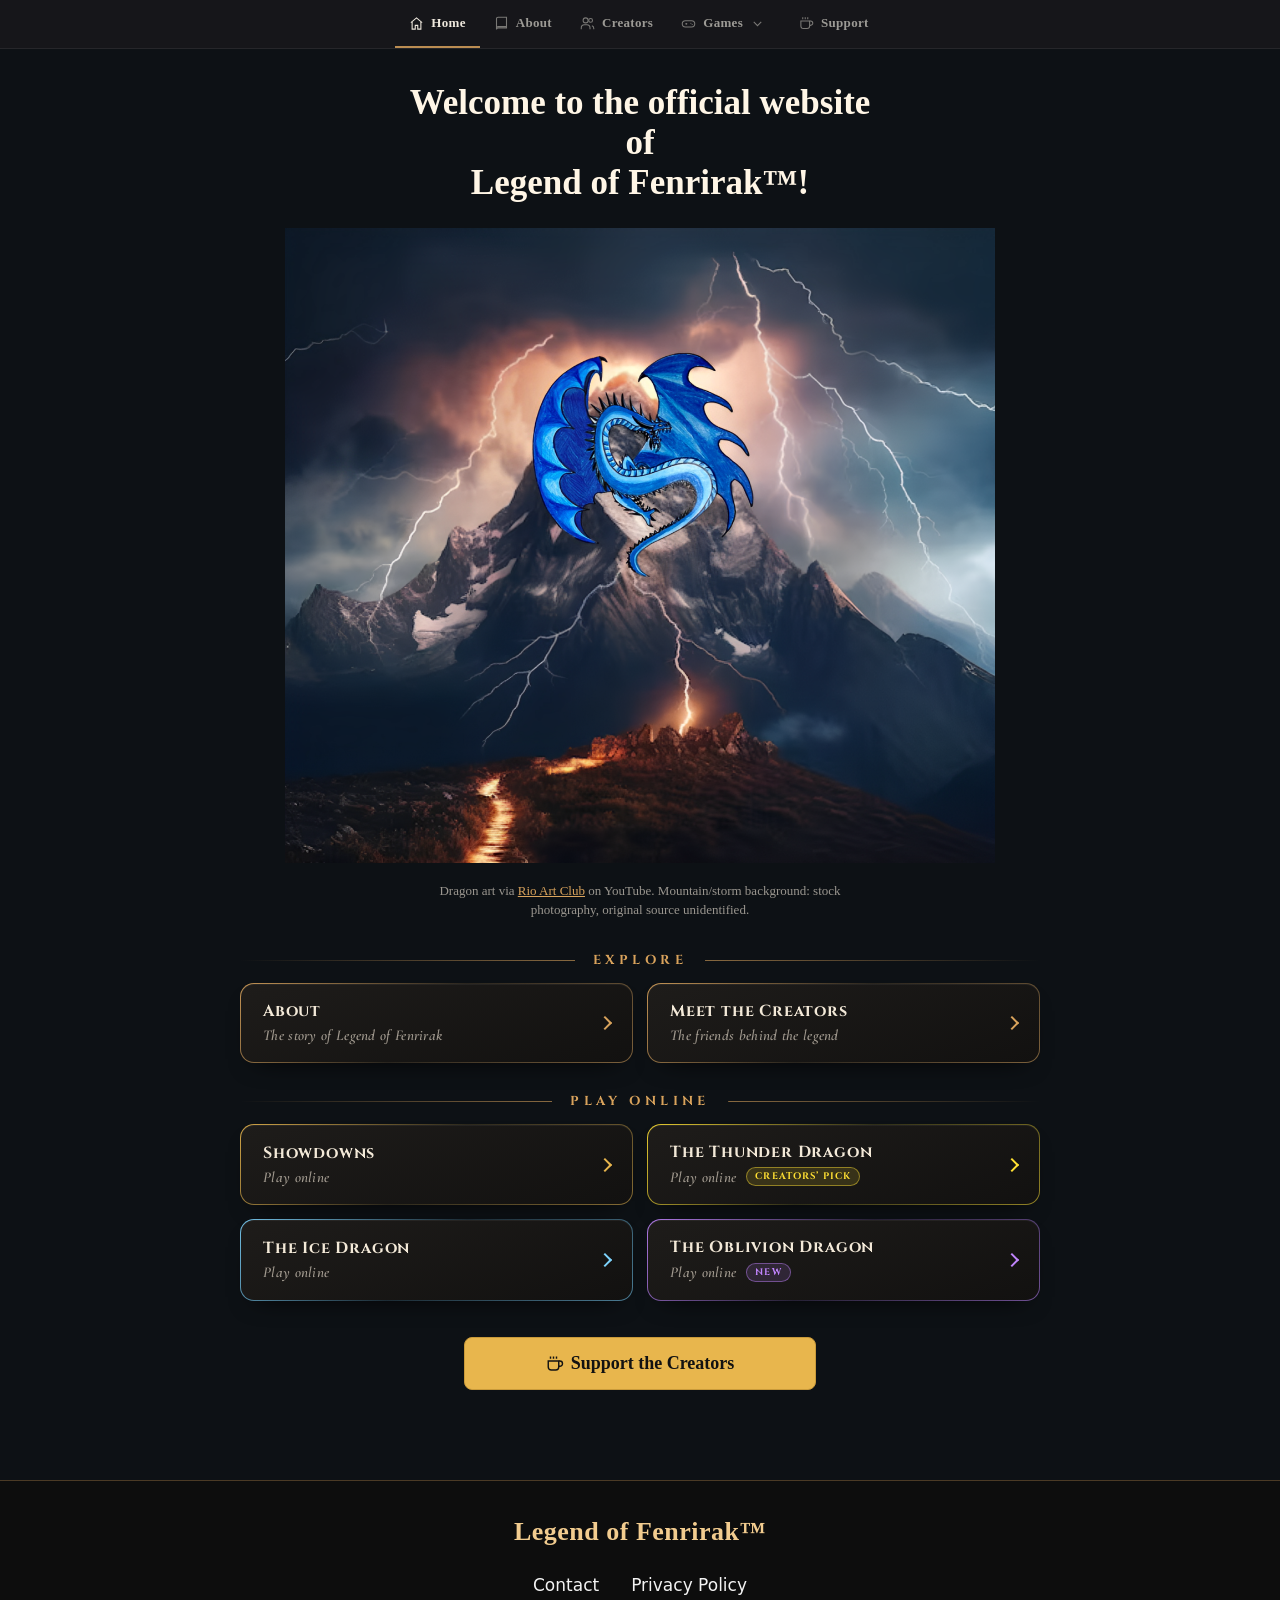
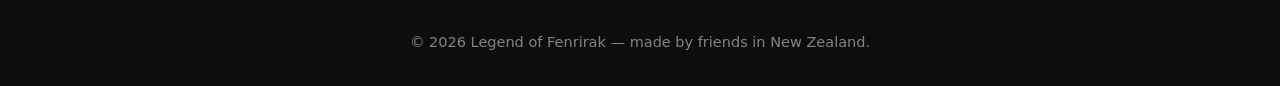
<file: index.html>
<!DOCTYPE html>
<html lang="en">

<head>
    <meta charset="UTF-8">

    <title>Legend of Fenrirak | Official Website</title>

    <link rel="icon" type="image/png" href="Favicon.png?v=9dcbe526">
    <link rel="apple-touch-icon" href="Favicon.png?v=9dcbe526">
    <link rel="manifest" href="manifest.json">
    <meta name="theme-color" content="#0d1115">

    <meta name="viewport" content="width=device-width, initial-scale=1.0">

    <link rel="canonical" href="https://www.legend-of-fenrirak.com/">

    <meta name="description"
        content="Official website of Legend of Fenrirak – board game, creators, and about.">
    <meta property="og:type" content="website">
    <meta property="og:title" content="Legend of Fenrirak | Official Website">
    <meta property="og:description" content="Official website of Legend of Fenrirak – board game, creators, and about.">
    <meta property="og:image" content="https://www.legend-of-fenrirak.com/Fenrirak.png?v=1d95aed6">
    <meta property="og:url" content="https://www.legend-of-fenrirak.com/">
    <meta property="og:site_name" content="Legend of Fenrirak">
    <meta name="twitter:card" content="summary_large_image">
    <meta name="twitter:image" content="https://www.legend-of-fenrirak.com/Fenrirak.png?v=1d95aed6">
    <meta property="og:image:alt" content="Fenrirak, the ocean-blue dragon of Legend of Fenrirak">
    <meta property="og:image:width" content="1280">
    <meta property="og:image:height" content="1144">
    <meta property="og:locale" content="en_NZ">
    <meta name="twitter:title" content="Legend of Fenrirak | Official Website">
    <meta name="twitter:description" content="Official website of Legend of Fenrirak – board game, creators, and about.">
    <meta name="twitter:image:alt" content="Fenrirak, the ocean-blue dragon of Legend of Fenrirak">
    <meta name="robots" content="index, follow, max-image-preview:large, max-snippet:-1, max-video-preview:-1">

    <link rel="stylesheet" href="site-nav.css">
    <link rel="stylesheet" href="site-buttons.css">

    <style>
        body {
            font-family: Allegro, serif;
            background-color: #0d1115;
            text-align: center;
            margin: 0;
            padding: 0;
        }

        .page-content {
            padding: 0 20px 20px 20px;
        }

        h1 {
            color: rgb(255, 246, 230);
            font-size: 35px;
            margin-bottom: 25px;
        }

        img {
            width: 710px;
            max-width: 100%;
            height: auto;
        }

        .section {
            display: block;
            margin: 20px auto;
            padding: 15px;

            /* Similar size on desktop */
            width: 80%;
            max-width: 450px;

            background: linear-gradient(180deg, #1e1e1e, #141414);
            color: white;
            text-decoration: none;
            border: 1px solid transparent;
            border-radius: 10px;

            font-size: 20px;

            transition: border-color 0.25s ease, background-color 0.25s ease, transform 0.25s ease, color 0.25s ease;
        }

        .section:hover {
            background-color: #333333;
            border-color: rgb(217, 163, 92);
            color: rgb(242, 204, 143);
            transform: translateY(-2px);
        }

        .image-credit {
            color: #9a968f;
            font-size: 13px;
            margin: 14px auto 25px;
            max-width: 450px;
            line-height: 1.5;
        }

        .image-credit a {
            color: rgb(217, 163, 92);
        }

        /* Smaller text on phones */
        @media (max-width: 600px) {
            h1 {
                font-size: 28px;
            }

            .section {
                width: 90%;
                font-size: 18px;
                padding: 14px;
            }

        }
    </style>

    <script type="application/ld+json">
    {
        "@context": "https://schema.org",
        "@type": "WebSite",
        "name": "Legend of Fenrirak",
        "url": "https://www.legend-of-fenrirak.com/",
        "description": "Official website of Legend of Fenrirak – board game, creators, and about.",
        "image": "https://www.legend-of-fenrirak.com/Fenrirak.png?v=1d95aed6",
        "publisher": {
            "@type": "Organization",
            "name": "Legend of Fenrirak",
            "url": "https://www.legend-of-fenrirak.com/",
            "logo": "https://www.legend-of-fenrirak.com/Favicon.png?v=9dcbe526"
        }
    }
    </script>

<style id="footer-styles">
/* ===== Site footer ===== */
.site-footer {
    margin-top: 60px;
    padding: 36px 20px 32px;
    background: #0d0d0d;
    border-top: 1px solid rgba(217, 163, 92, 0.3);
    text-align: center;
    font-family: 'Segoe UI', system-ui, -apple-system, Roboto, Helvetica, Arial, sans-serif;
}
.site-footer .footer-inner { max-width: 720px; margin: 0 auto; }
.site-footer .footer-brand, .site-footer .footer-copy { max-width: none; width: auto; padding: 0; margin-left: 0; margin-right: 0; text-align: center; }
.site-footer .footer-brand {
    margin: 0 0 16px;
    font-family: Allegro, Georgia, 'Times New Roman', serif;
    font-size: 26px;
    letter-spacing: 0.5px;
    color: rgb(242, 204, 143);
}
.site-footer .footer-links {
    display: flex;
    justify-content: center;
    flex-wrap: wrap;
    gap: 10px 32px;
    margin-bottom: 20px;
}
.site-footer .footer-links a {
    color: #f3f3f3;
    text-decoration: none;
    font-size: 17px;
    font-weight: 500;
    padding-bottom: 3px;
    border-bottom: 1px solid transparent;
    transition: color 0.2s ease, border-color 0.2s ease;
}
.site-footer .footer-links a:hover,
.site-footer .footer-links a:focus-visible {
    color: rgb(242, 204, 143);
    border-bottom-color: rgb(217, 163, 92);
}
.site-footer .footer-copy {
    margin: 0;
    font-size: 14.5px;
    line-height: 1.6;
    color: #b9b6b0;
}
@media (max-width: 600px) {
    .site-footer { padding: 28px 16px 26px; }
    .site-footer .footer-brand { font-size: 22px; }
    .site-footer .footer-links { gap: 8px 24px; }
    .site-footer .footer-links a { font-size: 16px; }
    .site-footer .footer-copy { font-size: 13.5px; }
}
</style>
</head>

<body>

    <nav class="topbar" aria-label="Main">
        <div class="nav-links">
            <a href="index.html" class="active">
                <svg viewBox="0 0 24 24"><path d="M3 10.5 12 3l9 7.5"/><path d="M5 9.5V21h5v-6h4v6h5V9.5"/></svg>
                <span>Home</span>
            </a>
            <a href="About.html">
                <svg viewBox="0 0 24 24"><path d="M4 4.5A2.5 2.5 0 0 1 6.5 2H20v17H6.5A2.5 2.5 0 0 0 4 21.5V4.5Z"/><path d="M4 19.5A2.5 2.5 0 0 1 6.5 17H20"/></svg>
                <span>About</span>
            </a>
            <a href="Creators.html">
                <svg viewBox="0 0 24 24"><circle cx="9" cy="7" r="4"/><path d="M2 21v-2a5 5 0 0 1 5-5h4a5 5 0 0 1 5 5v2"/><circle cx="17" cy="7" r="3"/><path d="M22 21v-1.5a4 4 0 0 0-3-3.87"/></svg>
                <span>Creators</span>
            </a>
            <div class="nav-group">
                <button type="button" class="nav-trigger" aria-haspopup="true" aria-expanded="false">
                    <svg viewBox="0 0 24 24"><rect x="2" y="7.5" width="20" height="10" rx="5"/><path d="M7 12.5h3M8.5 11v3"/><circle cx="15.8" cy="11.6" r=".9" fill="currentColor" stroke="none"/><circle cx="17.9" cy="13.6" r=".9" fill="currentColor" stroke="none"/></svg>
                    <span>Games</span>
                    <svg class="caret" viewBox="0 0 24 24"><path d="M6 9.5l6 6 6-6"/></svg>
                </button>
                <div class="nav-menu">
                    <a href="showdowns.html">
                        <svg viewBox="0 0 24 24"><rect x="3" y="3" width="18" height="18" rx="4"/><circle cx="8" cy="8" r="1.3" fill="currentColor" stroke="none"/><circle cx="16" cy="8" r="1.3" fill="currentColor" stroke="none"/><circle cx="12" cy="12" r="1.3" fill="currentColor" stroke="none"/><circle cx="8" cy="16" r="1.3" fill="currentColor" stroke="none"/><circle cx="16" cy="16" r="1.3" fill="currentColor" stroke="none"/></svg>
                        <span>Showdowns</span>
                    </a>
                    <a href="thunder-dragon.html">
                        <svg viewBox="0 0 24 24"><path d="M13 2 4 14h6l-1 8 9-12h-6l1-8Z"/></svg>
                        <span>The Thunder Dragon</span>
                        <span class="nav-badge">Creators’ Pick</span>
                    </a>
                    <a href="ice-dragon.html">
                        <svg viewBox="0 0 24 24"><path d="M12 2v20M4.5 6l15 12M19.5 6l-15 12"/></svg>
                        <span>The Ice Dragon</span>
                    </a>
                    <a href="oblivion-dragon.html">
                        <svg viewBox="0 0 24 24"><path d="M12 22c-5 0-8-4-7-9 1-3 4-5 4-9 3 2 5 5 5 8 1-1 2-3 2-5 4 3 5 8 3 11-1 2-4 4-7 4Z"/></svg>
                        <span>The Oblivion Dragon</span>
                        <span class="nav-badge">New</span>
                    </a>
                </div>
            </div>
            <a href="https://buymeacoffee.com/29world" target="_blank" class="support-btn">
                <svg viewBox="0 0 24 24"><path d="M17 8h1.5a3.5 3.5 0 0 1 0 7H17"/><path d="M3 8h14v8a4 4 0 0 1-4 4H7a4 4 0 0 1-4-4V8Z"/><path d="M6 2v3M10 2v3M14 2v3"/></svg>
                <span>Support</span>
            </a>
        </div>
    </nav>

    <div class="page-content">

        <h1>
            Welcome to the official website<br>
            of<br>
            Legend of Fenrirak™!
        </h1>

        <img src="Fenrirak.png?v=1d95aed6" alt="Fenrirak, the ocean-blue dragon of Legend of Fenrirak">
        <p class="image-credit">
            Dragon art via <a href="https://www.youtube.com/watch?v=AY8vt31K88M" target="_blank" rel="noopener">Rio Art Club</a> on YouTube. Mountain/storm background: stock photography, original source unidentified.
        </p>

        <!-- Navigation buttons (styled in site-buttons.css) -->
        <div class="btn-hub">
            <div class="hub-group">
                <h2 class="hub-label">Explore</h2>
                <div class="hub-row">
                <a href="About.html" class="section card">
                    <span class="txt"><span class="ttl">About</span><span class="sub">The story of Legend of Fenrirak</span></span>
                </a>
                <a href="Creators.html" class="section card">
                    <span class="txt"><span class="ttl">Meet the Creators</span><span class="sub">The friends behind the legend</span></span>
                </a>
                </div>
            </div>
            <div class="hub-group">
                <h2 class="hub-label">Play Online</h2>
                <div class="hub-row">
                <a href="showdowns.html" class="section card">
                    <span class="txt"><span class="ttl">Showdowns</span><span class="sub">Play online</span></span>
                </a>
                <a href="thunder-dragon.html" class="section card">
                    <span class="txt"><span class="ttl">The Thunder Dragon</span><span class="sub">Play online<em class="tag">Creators’ Pick</em></span></span>
                </a>
                <a href="ice-dragon.html" class="section card">
                    <span class="txt"><span class="ttl">The Ice Dragon</span><span class="sub">Play online</span></span>
                </a>
                <a href="oblivion-dragon.html" class="section card">
                    <span class="txt"><span class="ttl">The Oblivion Dragon</span><span class="sub">Play online<em class="tag">New</em></span></span>
                </a>
                </div>
            </div>
        </div>

        <a href="https://buymeacoffee.com/29world" target="_blank" class="support-btn block">
            <svg viewBox="0 0 24 24"><path d="M17 8h1.5a3.5 3.5 0 0 1 0 7H17"/><path d="M3 8h14v8a4 4 0 0 1-4 4H7a4 4 0 0 1-4-4V8Z"/><path d="M6 2v3M10 2v3M14 2v3"/></svg>
            <span>Support the Creators</span>
        </a>

    </div>

    <script src="site-nav.js" defer></script>


    <footer class="site-footer">
        <div class="footer-inner">
            <p class="footer-brand">Legend of Fenrirak&trade;</p>
            <nav class="footer-links" aria-label="Footer">
                <a href="Contact.html">Contact</a>
                <a href="Privacy.html">Privacy Policy</a>
            </nav>
            <p class="footer-copy">&copy; 2026 Legend of Fenrirak &mdash; made by friends in New Zealand.</p>
        </div>
    </footer>

</body>
</html>
</file>
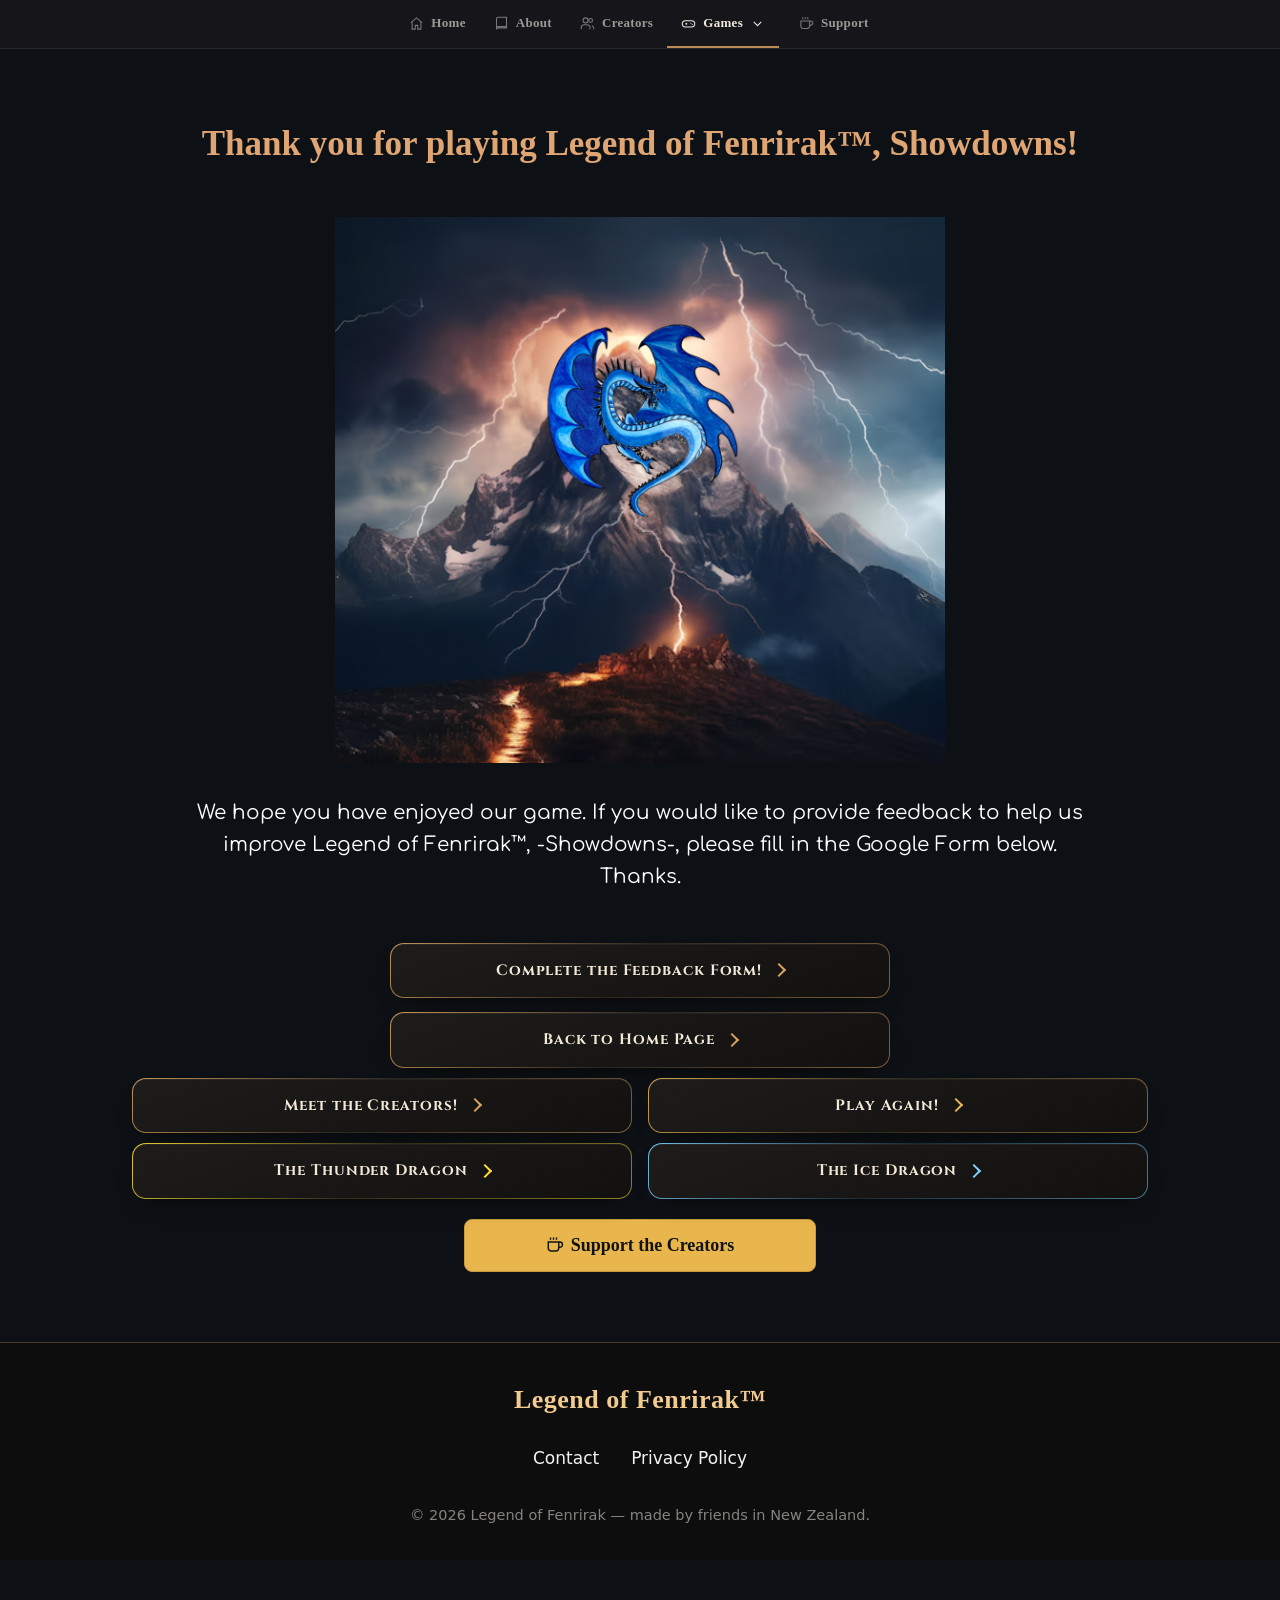
<file: AfterShowdowns.html>
<!DOCTYPE html>
<html lang="en">

<head>
    <meta charset="UTF-8">
    <meta name="viewport" content="width=device-width, initial-scale=1.0">
    <title>Thanks for Playing Showdowns! - Legend of Fenrirak</title>

    <link rel="icon" type="image/png" href="Favicon.png?v=9dcbe526">
    <link rel="apple-touch-icon" href="Favicon.png?v=9dcbe526">
    <link rel="manifest" href="manifest.json">
    <meta name="theme-color" content="#0d1115">
    <meta name="robots" content="noindex">
    <link rel="canonical" href="https://www.legend-of-fenrirak.com/AfterShowdowns.html">

    <meta name="description"
        content="Thanks for playing Legend of Fenrirak: Showdowns. Share feedback, or jump into the Thunder Dragon or Ice Dragon next.">
    <meta property="og:type" content="website">
    <meta property="og:title" content="Thanks for Playing Showdowns! - Legend of Fenrirak">
    <meta property="og:description" content="Thanks for playing Legend of Fenrirak: Showdowns. Share feedback, or jump into the Thunder Dragon or Ice Dragon next.">
    <meta property="og:image" content="https://www.legend-of-fenrirak.com/Fenrirak.png?v=1d95aed6">
    <meta property="og:url" content="https://www.legend-of-fenrirak.com/AfterShowdowns.html">
    <meta property="og:site_name" content="Legend of Fenrirak">
    <meta name="twitter:card" content="summary_large_image">
    <meta name="twitter:image" content="https://www.legend-of-fenrirak.com/Fenrirak.png?v=1d95aed6">
    <meta property="og:image:alt" content="Fenrirak, the ocean-blue dragon of Legend of Fenrirak">
    <meta property="og:image:width" content="1280">
    <meta property="og:image:height" content="1144">
    <meta property="og:locale" content="en_NZ">
    <meta name="twitter:title" content="Thanks for Playing Showdowns! - Legend of Fenrirak">
    <meta name="twitter:description" content="Thanks for playing Legend of Fenrirak: Showdowns. Share feedback, or jump into the Thunder Dragon or Ice Dragon next.">
    <meta name="twitter:image:alt" content="Fenrirak, the ocean-blue dragon of Legend of Fenrirak">

    <link rel="stylesheet" href="site-nav.css">
    <link rel="stylesheet" href="site-buttons.css">

    <style>
        body {
            font-family: 'Comfortaa', sans-serif;
            background-color: #0d1115;
            color: white;
            text-align: center;
            margin: 0;
            padding-bottom: 100px;
        }

        h1 {
            font-family: 'Allegro';
            color: rgb(223, 165, 114);
            font-size: 35px;
            margin-top: 75px;
        }

        img {
            margin-top: 30px;
        }

        p{
            max-width: 900px;
            margin: 30px auto;
            font-size: 20px;
            line-height: 1.6;
        }

        /* Button styling (same as Code 2) */
        .section {
            display: block;
            margin: 10px auto;
            padding: 15px;
            width: 80%;
            max-width:250px;
            background: linear-gradient(180deg, #1e1e1e, #141414);
            color: white;
            text-decoration: none;
            border: 1px solid transparent;
            border-radius: 12px;
            font-family: 'Allegro';
            font-size: 25px;
            transition: border-color 0.25s ease, background-color 0.25s ease, transform 0.25s ease, color 0.25s ease;
        }

        .section:hover {
            background-color: #333333;
            border-color: rgb(217, 163, 92);
            color: rgb(242, 204, 143);
            transform: translateY(-2px);
            text-decoration: none;
        }

        .links {
            margin-top: 50px;
        }

        .explore-row {
            display: flex;
            justify-content: center;
            flex-wrap: wrap;
            gap: 16px;
            margin: 10px auto;
        }

        .explore-row .section {
            margin: 0;
        }

        .support-gap {
            margin-top: 40px;
        }

        /* Remove the hover glow on the Support button for this page only */
        .support-btn:hover {
            box-shadow: none;
        }


    @media (max-width:600px){h1{font-size:28px;margin-top:40px;}img{width:90%;height:auto;}p{font-size:16px;padding:0 15px;} .section{width:90%;font-size:20px;}}
</style>
<style id="footer-styles">
/* ===== Site footer ===== */
.site-footer {
    margin-top: 60px;
    padding: 36px 20px 32px;
    background: #0d0d0d;
    border-top: 1px solid rgba(217, 163, 92, 0.3);
    text-align: center;
    font-family: 'Segoe UI', system-ui, -apple-system, Roboto, Helvetica, Arial, sans-serif;
}
.site-footer .footer-inner { max-width: 720px; margin: 0 auto; }
.site-footer .footer-brand, .site-footer .footer-copy { max-width: none; width: auto; padding: 0; margin-left: 0; margin-right: 0; text-align: center; }
.site-footer .footer-brand {
    margin: 0 0 16px;
    font-family: Allegro, Georgia, 'Times New Roman', serif;
    font-size: 26px;
    letter-spacing: 0.5px;
    color: rgb(242, 204, 143);
}
.site-footer .footer-links {
    display: flex;
    justify-content: center;
    flex-wrap: wrap;
    gap: 10px 32px;
    margin-bottom: 20px;
}
.site-footer .footer-links a {
    color: #f3f3f3;
    text-decoration: none;
    font-size: 17px;
    font-weight: 500;
    padding-bottom: 3px;
    border-bottom: 1px solid transparent;
    transition: color 0.2s ease, border-color 0.2s ease;
}
.site-footer .footer-links a:hover,
.site-footer .footer-links a:focus-visible {
    color: rgb(242, 204, 143);
    border-bottom-color: rgb(217, 163, 92);
}
.site-footer .footer-copy {
    margin: 0;
    font-size: 14.5px;
    line-height: 1.6;
    color: #b9b6b0;
}
@media (max-width: 600px) {
    .site-footer { padding: 28px 16px 26px; }
    .site-footer .footer-brand { font-size: 22px; }
    .site-footer .footer-links { gap: 8px 24px; }
    .site-footer .footer-links a { font-size: 16px; }
    .site-footer .footer-copy { font-size: 13.5px; }
}
</style>
</head>

<body>

    <nav class="topbar" aria-label="Main">
        <div class="nav-links">
            <a href="index.html">
                <svg viewBox="0 0 24 24"><path d="M3 10.5 12 3l9 7.5"/><path d="M5 9.5V21h5v-6h4v6h5V9.5"/></svg>
                <span>Home</span>
            </a>
            <a href="About.html">
                <svg viewBox="0 0 24 24"><path d="M4 4.5A2.5 2.5 0 0 1 6.5 2H20v17H6.5A2.5 2.5 0 0 0 4 21.5V4.5Z"/><path d="M4 19.5A2.5 2.5 0 0 1 6.5 17H20"/></svg>
                <span>About</span>
            </a>
            <a href="Creators.html">
                <svg viewBox="0 0 24 24"><circle cx="9" cy="7" r="4"/><path d="M2 21v-2a5 5 0 0 1 5-5h4a5 5 0 0 1 5 5v2"/><circle cx="17" cy="7" r="3"/><path d="M22 21v-1.5a4 4 0 0 0-3-3.87"/></svg>
                <span>Creators</span>
            </a>
            <div class="nav-group">
                <button type="button" class="nav-trigger active" aria-haspopup="true" aria-expanded="false">
                    <svg viewBox="0 0 24 24"><rect x="2" y="7.5" width="20" height="10" rx="5"/><path d="M7 12.5h3M8.5 11v3"/><circle cx="15.8" cy="11.6" r=".9" fill="currentColor" stroke="none"/><circle cx="17.9" cy="13.6" r=".9" fill="currentColor" stroke="none"/></svg>
                    <span>Games</span>
                    <svg class="caret" viewBox="0 0 24 24"><path d="M6 9.5l6 6 6-6"/></svg>
                </button>
                <div class="nav-menu">
                    <a href="showdowns.html" class="active">
                        <svg viewBox="0 0 24 24"><rect x="3" y="3" width="18" height="18" rx="4"/><circle cx="8" cy="8" r="1.3" fill="currentColor" stroke="none"/><circle cx="16" cy="8" r="1.3" fill="currentColor" stroke="none"/><circle cx="12" cy="12" r="1.3" fill="currentColor" stroke="none"/><circle cx="8" cy="16" r="1.3" fill="currentColor" stroke="none"/><circle cx="16" cy="16" r="1.3" fill="currentColor" stroke="none"/></svg>
                        <span>Showdowns</span>
                    </a>
                    <a href="thunder-dragon.html">
                        <svg viewBox="0 0 24 24"><path d="M13 2 4 14h6l-1 8 9-12h-6l1-8Z"/></svg>
                        <span>The Thunder Dragon</span>
                        <span class="nav-badge">Creators’ Pick</span>
                    </a>
                    <a href="ice-dragon.html">
                        <svg viewBox="0 0 24 24"><path d="M12 2v20M4.5 6l15 12M19.5 6l-15 12"/></svg>
                        <span>The Ice Dragon</span>
                    </a>
                    <a href="oblivion-dragon.html">
                        <svg viewBox="0 0 24 24"><path d="M12 22c-5 0-8-4-7-9 1-3 4-5 4-9 3 2 5 5 5 8 1-1 2-3 2-5 4 3 5 8 3 11-1 2-4 4-7 4Z"/></svg>
                        <span>The Oblivion Dragon</span>
                        <span class="nav-badge">New</span>
                    </a>
                </div>
            </div>
            <a href="https://buymeacoffee.com/29world" target="_blank" class="support-btn">
                <svg viewBox="0 0 24 24"><path d="M17 8h1.5a3.5 3.5 0 0 1 0 7H17"/><path d="M3 8h14v8a4 4 0 0 1-4 4H7a4 4 0 0 1-4-4V8Z"/><path d="M6 2v3M10 2v3M14 2v3"/></svg>
                <span>Support</span>
            </a>
        </div>
    </nav>

    <h1>Thank you for playing Legend of Fenrirak™, Showdowns!</h1>

    <img src="Fenrirak.png?v=1d95aed6" alt="Fenrirak, the ocean-blue dragon of Legend of Fenrirak" width="610">

    <p>
        We hope you have enjoyed our game.
        If you would like to provide feedback to help us improve
        Legend of Fenrirak™, -Showdowns-, please fill in the Google Form below.
        Thanks.
    </p>

    <!-- Buttons -->
    <div class="links">

        <a href="https://forms.gle/QdJz57TnqNbqFvTN7"
           target="_blank"
           class="section">
            Complete the Feedback Form!
        </a>

        <div class="explore-row">
            <a href="index.html" class="section">
                Back to Home Page
            </a>
        </div>

        <div class="explore-row">
            <a href="Creators.html" class="section">
                Meet the Creators!
            </a>
            <a href="showdowns.html" class="section">
                Play Again!
            </a>
        </div>

        <div class="explore-row">
            <a href="thunder-dragon.html" class="section">
                The Thunder Dragon
            </a>
            <a href="ice-dragon.html" class="section">
                The Ice Dragon
            </a>
        </div>

        <a href="https://buymeacoffee.com/29world" target="_blank" class="support-btn block support-gap">
            <svg viewBox="0 0 24 24"><path d="M17 8h1.5a3.5 3.5 0 0 1 0 7H17"/><path d="M3 8h14v8a4 4 0 0 1-4 4H7a4 4 0 0 1-4-4V8Z"/><path d="M6 2v3M10 2v3M14 2v3"/></svg>
            <span>Support the Creators</span>
        </a>

    </div>

    <script src="site-nav.js" defer></script>


    <footer class="site-footer">
        <div class="footer-inner">
            <p class="footer-brand">Legend of Fenrirak&trade;</p>
            <nav class="footer-links" aria-label="Footer">
                <a href="Contact.html">Contact</a>
                <a href="Privacy.html">Privacy Policy</a>
            </nav>
            <p class="footer-copy">&copy; 2026 Legend of Fenrirak &mdash; made by friends in New Zealand.</p>
        </div>
    </footer>

</body>
</html>
</file>
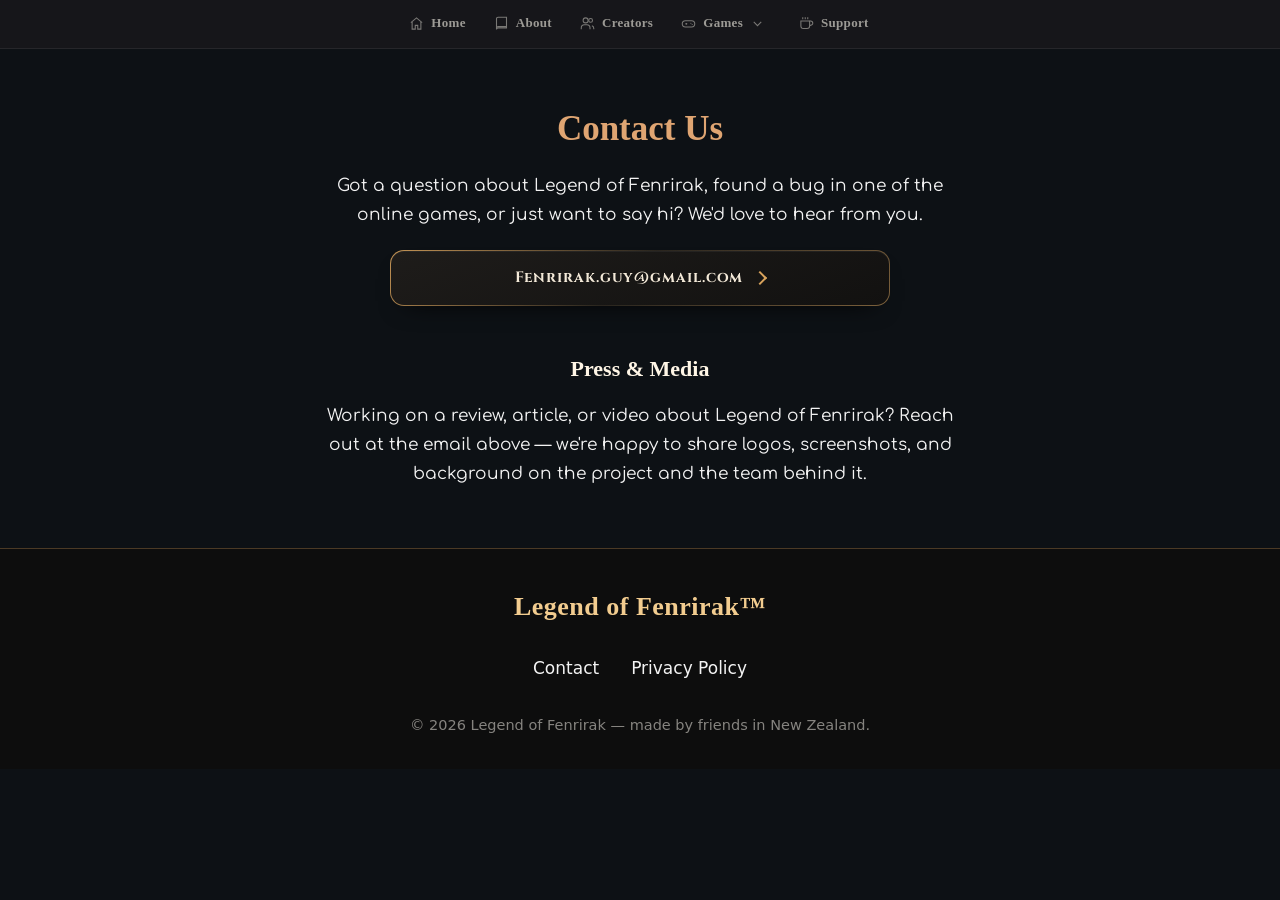
<file: Contact.html>
<!DOCTYPE html>
<html lang="en">

<head>

    <meta charset="UTF-8">
    <script>document.documentElement.classList.add('js-ready');</script>
    <meta name="viewport" content="width=device-width, initial-scale=1.0">

    <title>Contact - Legend of Fenrirak</title>

    <link rel="icon" type="image/png" href="Favicon.png?v=9dcbe526">
    <link rel="apple-touch-icon" href="Favicon.png?v=9dcbe526">
    <link rel="manifest" href="manifest.json">
    <meta name="theme-color" content="#0d1115">
    <link rel="canonical" href="https://www.legend-of-fenrirak.com/Contact.html">

    <meta name="description"
        content="Get in touch with the Legend of Fenrirak team — questions, feedback, or press and media enquiries.">
    <meta property="og:type" content="website">
    <meta property="og:title" content="Contact - Legend of Fenrirak">
    <meta property="og:description" content="Get in touch with the Legend of Fenrirak team — questions, feedback, or press and media enquiries.">
    <meta property="og:image" content="https://www.legend-of-fenrirak.com/Fenrirak.png?v=1d95aed6">
    <meta property="og:url" content="https://www.legend-of-fenrirak.com/Contact.html">
    <meta property="og:site_name" content="Legend of Fenrirak">
    <meta name="twitter:card" content="summary_large_image">
    <meta name="twitter:image" content="https://www.legend-of-fenrirak.com/Fenrirak.png?v=1d95aed6">
    <meta property="og:image:alt" content="Fenrirak, the ocean-blue dragon of Legend of Fenrirak">
    <meta property="og:image:width" content="1280">
    <meta property="og:image:height" content="1144">
    <meta property="og:locale" content="en_NZ">
    <meta name="twitter:title" content="Contact - Legend of Fenrirak">
    <meta name="twitter:description" content="Get in touch with the Legend of Fenrirak team — questions, feedback, or press and media enquiries.">
    <meta name="twitter:image:alt" content="Fenrirak, the ocean-blue dragon of Legend of Fenrirak">
    <meta name="robots" content="index, follow, max-image-preview:large, max-snippet:-1, max-video-preview:-1">

    <link rel="stylesheet" href="site-nav.css">
    <link rel="stylesheet" href="site-buttons.css">

    <script type="application/ld+json">
    {
        "@context": "https://schema.org",
        "@type": "ContactPage",
        "name": "Contact - Legend of Fenrirak",
        "url": "https://www.legend-of-fenrirak.com/Contact.html"
    }
    </script>

    <style>
        body {
            font-family: 'Comfortaa', sans-serif;
            background-color: #0d1115;
            color: white;
            text-align: center;
            margin: 0;
            padding-bottom: 40px;
        }

        h1 {
            font-family: Allegro, serif;
            color: rgb(223, 165, 114);
            font-size: 35px;
            margin-top: 60px;
        }

        h2 {
            font-family: Allegro, serif;
            color: rgb(255, 246, 230);
            font-size: 22px;
            margin-top: 50px;
        }

        p {
            max-width: 640px;
            margin: 20px auto;
            font-size: 17px;
            line-height: 1.7;
            color: #f3f3f3;
            padding: 0 20px;
        }

        .section {
            display: inline-block;
            margin: 10px auto;
            padding: 15px 26px;
            background: linear-gradient(180deg, #1e1e1e, #141414);
            color: white;
            text-decoration: none;
            border: 1px solid transparent;
            border-radius: 12px;
            font-family: Allegro, serif;
            font-size: 20px;
            transition: border-color 0.25s ease, background-color 0.25s ease, transform 0.25s ease, color 0.25s ease;
        }

        .section:hover {
            background-color: #333333;
            border-color: rgb(217, 163, 92);
            color: rgb(242, 204, 143);
            transform: translateY(-2px);
        }

        .links { margin-top: 20px; }

        @media (max-width: 600px) {
            h1 { font-size: 28px; margin-top: 40px; }
            p { font-size: 16px; }
        }
    </style>

<style id="footer-styles">
/* ===== Site footer ===== */
.site-footer {
    margin-top: 60px;
    padding: 36px 20px 32px;
    background: #0d0d0d;
    border-top: 1px solid rgba(217, 163, 92, 0.3);
    text-align: center;
    font-family: 'Segoe UI', system-ui, -apple-system, Roboto, Helvetica, Arial, sans-serif;
}
.site-footer .footer-inner { max-width: 720px; margin: 0 auto; }
.site-footer .footer-brand, .site-footer .footer-copy { max-width: none; width: auto; padding: 0; margin-left: 0; margin-right: 0; text-align: center; }
.site-footer .footer-brand {
    margin: 0 0 16px;
    font-family: Allegro, Georgia, 'Times New Roman', serif;
    font-size: 26px;
    letter-spacing: 0.5px;
    color: rgb(242, 204, 143);
}
.site-footer .footer-links {
    display: flex;
    justify-content: center;
    flex-wrap: wrap;
    gap: 10px 32px;
    margin-bottom: 20px;
}
.site-footer .footer-links a {
    color: #f3f3f3;
    text-decoration: none;
    font-size: 17px;
    font-weight: 500;
    padding-bottom: 3px;
    border-bottom: 1px solid transparent;
    transition: color 0.2s ease, border-color 0.2s ease;
}
.site-footer .footer-links a:hover,
.site-footer .footer-links a:focus-visible {
    color: rgb(242, 204, 143);
    border-bottom-color: rgb(217, 163, 92);
}
.site-footer .footer-copy {
    margin: 0;
    font-size: 14.5px;
    line-height: 1.6;
    color: #b9b6b0;
}
@media (max-width: 600px) {
    .site-footer { padding: 28px 16px 26px; }
    .site-footer .footer-brand { font-size: 22px; }
    .site-footer .footer-links { gap: 8px 24px; }
    .site-footer .footer-links a { font-size: 16px; }
    .site-footer .footer-copy { font-size: 13.5px; }
}
</style>
    <script type="application/ld+json">
{
  "@context": "https://schema.org",
  "@type": "BreadcrumbList",
  "itemListElement": [
    {
      "@type": "ListItem",
      "position": 1,
      "name": "Home",
      "item": "https://www.legend-of-fenrirak.com/index.html"
    },
    {
      "@type": "ListItem",
      "position": 2,
      "name": "Contact",
      "item": "https://www.legend-of-fenrirak.com/Contact.html"
    }
  ]
}
    </script>
</head>

<body>

    <nav class="topbar" aria-label="Main">
        <div class="nav-links">
            <a href="index.html">
                <svg viewBox="0 0 24 24"><path d="M3 10.5 12 3l9 7.5"/><path d="M5 9.5V21h5v-6h4v6h5V9.5"/></svg>
                <span>Home</span>
            </a>
            <a href="About.html">
                <svg viewBox="0 0 24 24"><path d="M4 4.5A2.5 2.5 0 0 1 6.5 2H20v17H6.5A2.5 2.5 0 0 0 4 21.5V4.5Z"/><path d="M4 19.5A2.5 2.5 0 0 1 6.5 17H20"/></svg>
                <span>About</span>
            </a>
            <a href="Creators.html">
                <svg viewBox="0 0 24 24"><circle cx="9" cy="7" r="4"/><path d="M2 21v-2a5 5 0 0 1 5-5h4a5 5 0 0 1 5 5v2"/><circle cx="17" cy="7" r="3"/><path d="M22 21v-1.5a4 4 0 0 0-3-3.87"/></svg>
                <span>Creators</span>
            </a>
            <div class="nav-group">
                <button type="button" class="nav-trigger" aria-haspopup="true" aria-expanded="false">
                    <svg viewBox="0 0 24 24"><rect x="2" y="7.5" width="20" height="10" rx="5"/><path d="M7 12.5h3M8.5 11v3"/><circle cx="15.8" cy="11.6" r=".9" fill="currentColor" stroke="none"/><circle cx="17.9" cy="13.6" r=".9" fill="currentColor" stroke="none"/></svg>
                    <span>Games</span>
                    <svg class="caret" viewBox="0 0 24 24"><path d="M6 9.5l6 6 6-6"/></svg>
                </button>
                <div class="nav-menu">
                    <a href="showdowns.html">
                        <svg viewBox="0 0 24 24"><rect x="3" y="3" width="18" height="18" rx="4"/><circle cx="8" cy="8" r="1.3" fill="currentColor" stroke="none"/><circle cx="16" cy="8" r="1.3" fill="currentColor" stroke="none"/><circle cx="12" cy="12" r="1.3" fill="currentColor" stroke="none"/><circle cx="8" cy="16" r="1.3" fill="currentColor" stroke="none"/><circle cx="16" cy="16" r="1.3" fill="currentColor" stroke="none"/></svg>
                        <span>Showdowns</span>
                    </a>
                    <a href="thunder-dragon.html">
                        <svg viewBox="0 0 24 24"><path d="M13 2 4 14h6l-1 8 9-12h-6l1-8Z"/></svg>
                        <span>The Thunder Dragon</span>
                        <span class="nav-badge">Creators’ Pick</span>
                    </a>
                    <a href="ice-dragon.html">
                        <svg viewBox="0 0 24 24"><path d="M12 2v20M4.5 6l15 12M19.5 6l-15 12"/></svg>
                        <span>The Ice Dragon</span>
                    </a>
                    <a href="oblivion-dragon.html">
                        <svg viewBox="0 0 24 24"><path d="M12 22c-5 0-8-4-7-9 1-3 4-5 4-9 3 2 5 5 5 8 1-1 2-3 2-5 4 3 5 8 3 11-1 2-4 4-7 4Z"/></svg>
                        <span>The Oblivion Dragon</span>
                        <span class="nav-badge">New</span>
                    </a>
                </div>
            </div>
            <a href="https://buymeacoffee.com/29world" target="_blank" class="support-btn">
                <svg viewBox="0 0 24 24"><path d="M17 8h1.5a3.5 3.5 0 0 1 0 7H17"/><path d="M3 8h14v8a4 4 0 0 1-4 4H7a4 4 0 0 1-4-4V8Z"/><path d="M6 2v3M10 2v3M14 2v3"/></svg>
                <span>Support</span>
            </a>
        </div>
    </nav>

    <h1>Contact Us</h1>

    <p>
        Got a question about Legend of Fenrirak, found a bug in one of the online games,
        or just want to say hi? We'd love to hear from you.
    </p>

    <div class="links">
        <a href="mailto:Fenrirak.guy@gmail.com" class="section">Fenrirak.guy@gmail.com</a>
    </div>

    <h2>Press &amp; Media</h2>
    <p>
        Working on a review, article, or video about Legend of Fenrirak? Reach out at the
        email above — we're happy to share logos, screenshots, and background on the project
        and the team behind it.
    </p>


    <footer class="site-footer">
        <div class="footer-inner">
            <p class="footer-brand">Legend of Fenrirak&trade;</p>
            <nav class="footer-links" aria-label="Footer">
                <a href="Contact.html">Contact</a>
                <a href="Privacy.html">Privacy Policy</a>
            </nav>
            <p class="footer-copy">&copy; 2026 Legend of Fenrirak &mdash; made by friends in New Zealand.</p>
        </div>
    </footer>

</body>
</html>
</file>
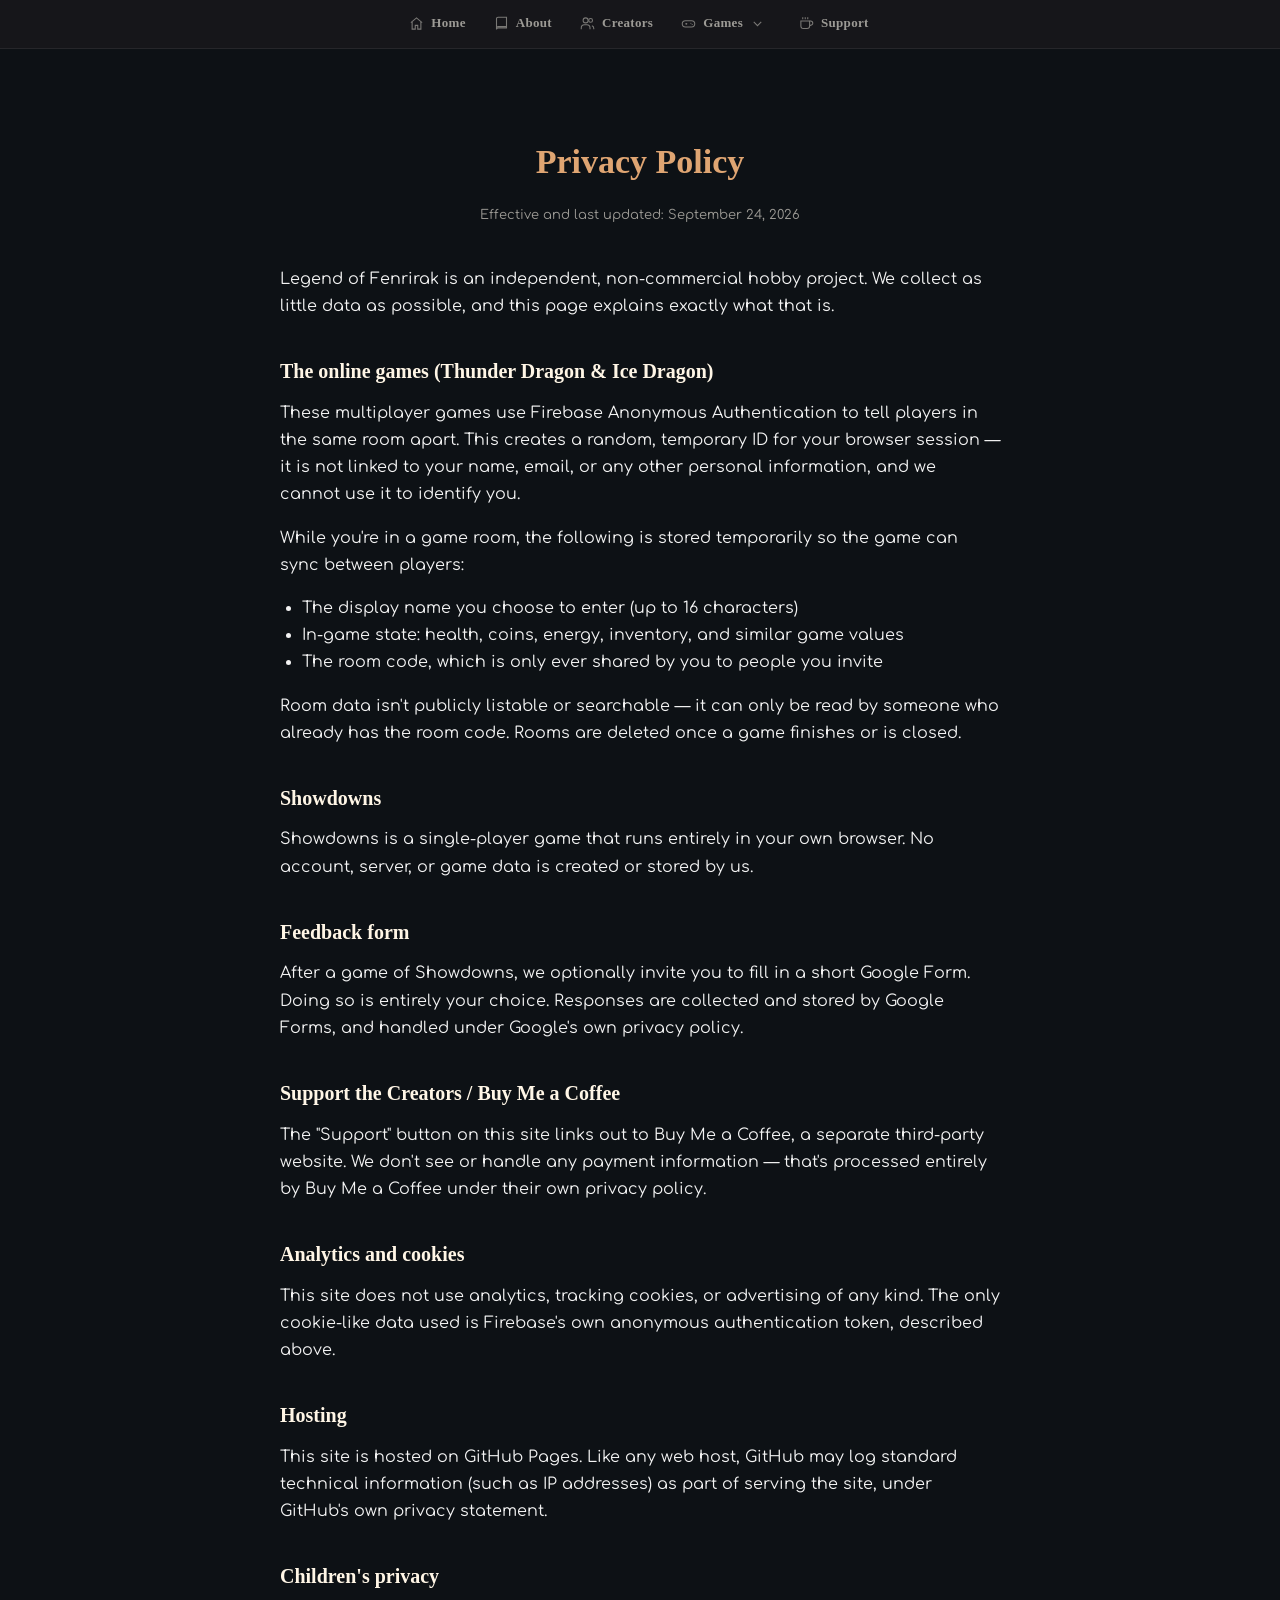
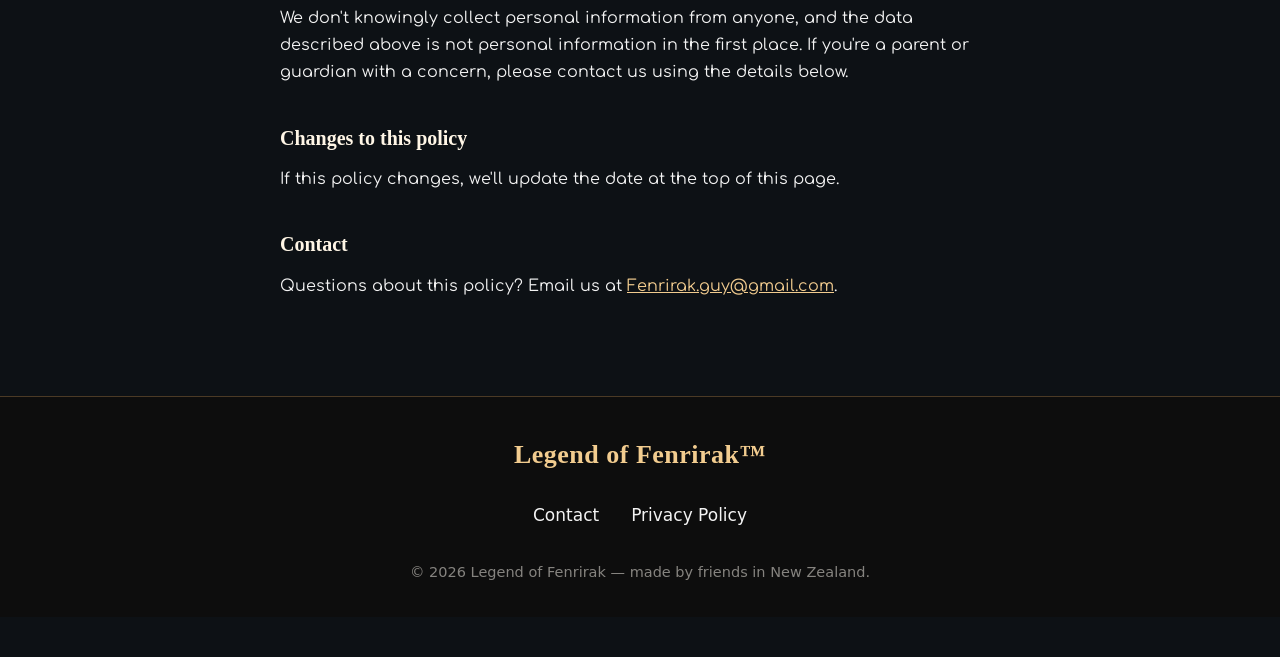
<file: Privacy.html>
<!DOCTYPE html>
<html lang="en">

<head>

    <meta charset="UTF-8">
    <script>document.documentElement.classList.add('js-ready');</script>
    <meta name="viewport" content="width=device-width, initial-scale=1.0">

    <title>Privacy Policy - Legend of Fenrirak</title>

    <link rel="icon" type="image/png" href="Favicon.png?v=9dcbe526">
    <link rel="apple-touch-icon" href="Favicon.png?v=9dcbe526">
    <link rel="manifest" href="manifest.json">
    <meta name="theme-color" content="#0d1115">
    <link rel="canonical" href="https://www.legend-of-fenrirak.com/Privacy.html">

    <meta name="description"
        content="Privacy policy for Legend of Fenrirak — what little data our online games collect, and how it's used.">
    <meta property="og:type" content="website">
    <meta property="og:title" content="Privacy Policy - Legend of Fenrirak">
    <meta property="og:description" content="Privacy policy for Legend of Fenrirak — what little data our online games collect, and how it's used.">
    <meta property="og:image" content="https://www.legend-of-fenrirak.com/Fenrirak.png?v=1d95aed6">
    <meta property="og:url" content="https://www.legend-of-fenrirak.com/Privacy.html">
    <meta property="og:site_name" content="Legend of Fenrirak">
    <meta name="twitter:card" content="summary_large_image">
    <meta name="twitter:image" content="https://www.legend-of-fenrirak.com/Fenrirak.png?v=1d95aed6">
    <meta property="og:image:alt" content="Fenrirak, the ocean-blue dragon of Legend of Fenrirak">
    <meta property="og:image:width" content="1280">
    <meta property="og:image:height" content="1144">
    <meta property="og:locale" content="en_NZ">
    <meta name="twitter:title" content="Privacy Policy - Legend of Fenrirak">
    <meta name="twitter:description" content="Privacy policy for Legend of Fenrirak — what little data our online games collect, and how it's used.">
    <meta name="twitter:image:alt" content="Fenrirak, the ocean-blue dragon of Legend of Fenrirak">
    <meta name="robots" content="index, follow, max-image-preview:large, max-snippet:-1, max-video-preview:-1">

    <link rel="stylesheet" href="site-nav.css">

    <style>
        body {
            font-family: 'Comfortaa', sans-serif;
            background-color: #0d1115;
            color: white;
            margin: 0;
            padding-bottom: 40px;
        }

        .container {
            max-width: 720px;
            margin: 0 auto;
            padding: 10px 22px 20px;
        }

        h1 {
            font-family: Allegro, serif;
            color: rgb(223, 165, 114);
            font-size: 34px;
            margin-top: 50px;
            text-align: center;
        }

        h2 {
            font-family: Allegro, serif;
            color: rgb(255, 246, 230);
            font-size: 20px;
            margin-top: 40px;
        }

        p, li {
            color: #f3f3f3;
            font-size: 16px;
            line-height: 1.7;
        }

        ul { padding-left: 22px; }

        .updated {
            text-align: center;
            color: #9c9a95;
            font-size: 13px;
            margin-bottom: 40px;
        }

        a { color: rgb(242, 204, 143); }

        @media (max-width: 600px) {
            h1 { font-size: 26px; margin-top: 30px; }
        }
    </style>

<style id="footer-styles">
/* ===== Site footer ===== */
.site-footer {
    margin-top: 60px;
    padding: 36px 20px 32px;
    background: #0d0d0d;
    border-top: 1px solid rgba(217, 163, 92, 0.3);
    text-align: center;
    font-family: 'Segoe UI', system-ui, -apple-system, Roboto, Helvetica, Arial, sans-serif;
}
.site-footer .footer-inner { max-width: 720px; margin: 0 auto; }
.site-footer .footer-brand, .site-footer .footer-copy { max-width: none; width: auto; padding: 0; margin-left: 0; margin-right: 0; text-align: center; }
.site-footer .footer-brand {
    margin: 0 0 16px;
    font-family: Allegro, Georgia, 'Times New Roman', serif;
    font-size: 26px;
    letter-spacing: 0.5px;
    color: rgb(242, 204, 143);
}
.site-footer .footer-links {
    display: flex;
    justify-content: center;
    flex-wrap: wrap;
    gap: 10px 32px;
    margin-bottom: 20px;
}
.site-footer .footer-links a {
    color: #f3f3f3;
    text-decoration: none;
    font-size: 17px;
    font-weight: 500;
    padding-bottom: 3px;
    border-bottom: 1px solid transparent;
    transition: color 0.2s ease, border-color 0.2s ease;
}
.site-footer .footer-links a:hover,
.site-footer .footer-links a:focus-visible {
    color: rgb(242, 204, 143);
    border-bottom-color: rgb(217, 163, 92);
}
.site-footer .footer-copy {
    margin: 0;
    font-size: 14.5px;
    line-height: 1.6;
    color: #b9b6b0;
}
@media (max-width: 600px) {
    .site-footer { padding: 28px 16px 26px; }
    .site-footer .footer-brand { font-size: 22px; }
    .site-footer .footer-links { gap: 8px 24px; }
    .site-footer .footer-links a { font-size: 16px; }
    .site-footer .footer-copy { font-size: 13.5px; }
}
</style>
    <script type="application/ld+json">
{
  "@context": "https://schema.org",
  "@type": "BreadcrumbList",
  "itemListElement": [
    {
      "@type": "ListItem",
      "position": 1,
      "name": "Home",
      "item": "https://www.legend-of-fenrirak.com/index.html"
    },
    {
      "@type": "ListItem",
      "position": 2,
      "name": "Privacy Policy",
      "item": "https://www.legend-of-fenrirak.com/Privacy.html"
    }
  ]
}
    </script>
</head>

<body>

    <nav class="topbar" aria-label="Main">
        <div class="nav-links">
            <a href="index.html">
                <svg viewBox="0 0 24 24"><path d="M3 10.5 12 3l9 7.5"/><path d="M5 9.5V21h5v-6h4v6h5V9.5"/></svg>
                <span>Home</span>
            </a>
            <a href="About.html">
                <svg viewBox="0 0 24 24"><path d="M4 4.5A2.5 2.5 0 0 1 6.5 2H20v17H6.5A2.5 2.5 0 0 0 4 21.5V4.5Z"/><path d="M4 19.5A2.5 2.5 0 0 1 6.5 17H20"/></svg>
                <span>About</span>
            </a>
            <a href="Creators.html">
                <svg viewBox="0 0 24 24"><circle cx="9" cy="7" r="4"/><path d="M2 21v-2a5 5 0 0 1 5-5h4a5 5 0 0 1 5 5v2"/><circle cx="17" cy="7" r="3"/><path d="M22 21v-1.5a4 4 0 0 0-3-3.87"/></svg>
                <span>Creators</span>
            </a>
            <div class="nav-group">
                <button type="button" class="nav-trigger" aria-haspopup="true" aria-expanded="false">
                    <svg viewBox="0 0 24 24"><rect x="2" y="7.5" width="20" height="10" rx="5"/><path d="M7 12.5h3M8.5 11v3"/><circle cx="15.8" cy="11.6" r=".9" fill="currentColor" stroke="none"/><circle cx="17.9" cy="13.6" r=".9" fill="currentColor" stroke="none"/></svg>
                    <span>Games</span>
                    <svg class="caret" viewBox="0 0 24 24"><path d="M6 9.5l6 6 6-6"/></svg>
                </button>
                <div class="nav-menu">
                    <a href="showdowns.html">
                        <svg viewBox="0 0 24 24"><rect x="3" y="3" width="18" height="18" rx="4"/><circle cx="8" cy="8" r="1.3" fill="currentColor" stroke="none"/><circle cx="16" cy="8" r="1.3" fill="currentColor" stroke="none"/><circle cx="12" cy="12" r="1.3" fill="currentColor" stroke="none"/><circle cx="8" cy="16" r="1.3" fill="currentColor" stroke="none"/><circle cx="16" cy="16" r="1.3" fill="currentColor" stroke="none"/></svg>
                        <span>Showdowns</span>
                    </a>
                    <a href="thunder-dragon.html">
                        <svg viewBox="0 0 24 24"><path d="M13 2 4 14h6l-1 8 9-12h-6l1-8Z"/></svg>
                        <span>The Thunder Dragon</span>
                        <span class="nav-badge">Creators’ Pick</span>
                    </a>
                    <a href="ice-dragon.html">
                        <svg viewBox="0 0 24 24"><path d="M12 2v20M4.5 6l15 12M19.5 6l-15 12"/></svg>
                        <span>The Ice Dragon</span>
                    </a>
                    <a href="oblivion-dragon.html">
                        <svg viewBox="0 0 24 24"><path d="M12 22c-5 0-8-4-7-9 1-3 4-5 4-9 3 2 5 5 5 8 1-1 2-3 2-5 4 3 5 8 3 11-1 2-4 4-7 4Z"/></svg>
                        <span>The Oblivion Dragon</span>
                        <span class="nav-badge">New</span>
                    </a>
                </div>
            </div>
            <a href="https://buymeacoffee.com/29world" target="_blank" class="support-btn">
                <svg viewBox="0 0 24 24"><path d="M17 8h1.5a3.5 3.5 0 0 1 0 7H17"/><path d="M3 8h14v8a4 4 0 0 1-4 4H7a4 4 0 0 1-4-4V8Z"/><path d="M6 2v3M10 2v3M14 2v3"/></svg>
                <span>Support</span>
            </a>
        </div>
    </nav>

    <div class="container">

        <h1>Privacy Policy</h1>
        <p class="updated">Effective and last updated: September 24, 2026</p>

        <p>
            Legend of Fenrirak is an independent, non-commercial hobby project.
            We collect as little data as possible, and this page explains exactly what
            that is.
        </p>

        <h2>The online games (Thunder Dragon &amp; Ice Dragon)</h2>
        <p>
            These multiplayer games use Firebase Anonymous Authentication to tell players
            in the same room apart. This creates a random, temporary ID for your browser
            session — it is not linked to your name, email, or any other personal
            information, and we cannot use it to identify you.
        </p>
        <p>
            While you're in a game room, the following is stored temporarily so the game
            can sync between players:
        </p>
        <ul>
            <li>The display name you choose to enter (up to 16 characters)</li>
            <li>In-game state: health, coins, energy, inventory, and similar game values</li>
            <li>The room code, which is only ever shared by you to people you invite</li>
        </ul>
        <p>
            Room data isn't publicly listable or searchable — it can only be read by
            someone who already has the room code. Rooms are deleted once a game finishes
            or is closed.
        </p>

        <h2>Showdowns</h2>
        <p>
            Showdowns is a single-player game that runs entirely in your own browser.
            No account, server, or game data is created or stored by us.
        </p>

        <h2>Feedback form</h2>
        <p>
            After a game of Showdowns, we optionally invite you to fill in a short Google
            Form. Doing so is entirely your choice. Responses are collected and stored by
            Google Forms, and handled under Google's own privacy policy.
        </p>

        <h2>Support the Creators / Buy Me a Coffee</h2>
        <p>
            The "Support" button on this site links out to Buy Me a Coffee, a separate
            third-party website. We don't see or handle any payment information — that's
            processed entirely by Buy Me a Coffee under their own privacy policy.
        </p>

        <h2>Analytics and cookies</h2>
        <p>
            This site does not use analytics, tracking cookies, or advertising of any
            kind. The only cookie-like data used is Firebase's own anonymous
            authentication token, described above.
        </p>

        <h2>Hosting</h2>
        <p>
            This site is hosted on GitHub Pages. Like any web host, GitHub may log
            standard technical information (such as IP addresses) as part of serving the
            site, under GitHub's own privacy statement.
        </p>

        <h2>Children's privacy</h2>
        <p>
            We don't knowingly collect personal information from anyone, and the data
            described above is not personal information in the first place. If you're a
            parent or guardian with a concern, please contact us using the details below.
        </p>

        <h2>Changes to this policy</h2>
        <p>
            If this policy changes, we'll update the date at the top of this page.
        </p>

        <h2>Contact</h2>
        <p>
            Questions about this policy? Email us at
            <a href="mailto:Fenrirak.guy@gmail.com">Fenrirak.guy@gmail.com</a>.
        </p>

    </div>


    <footer class="site-footer">
        <div class="footer-inner">
            <p class="footer-brand">Legend of Fenrirak&trade;</p>
            <nav class="footer-links" aria-label="Footer">
                <a href="Contact.html">Contact</a>
                <a href="Privacy.html">Privacy Policy</a>
            </nav>
            <p class="footer-copy">&copy; 2026 Legend of Fenrirak &mdash; made by friends in New Zealand.</p>
        </div>
    </footer>

</body>
</html>
</file>
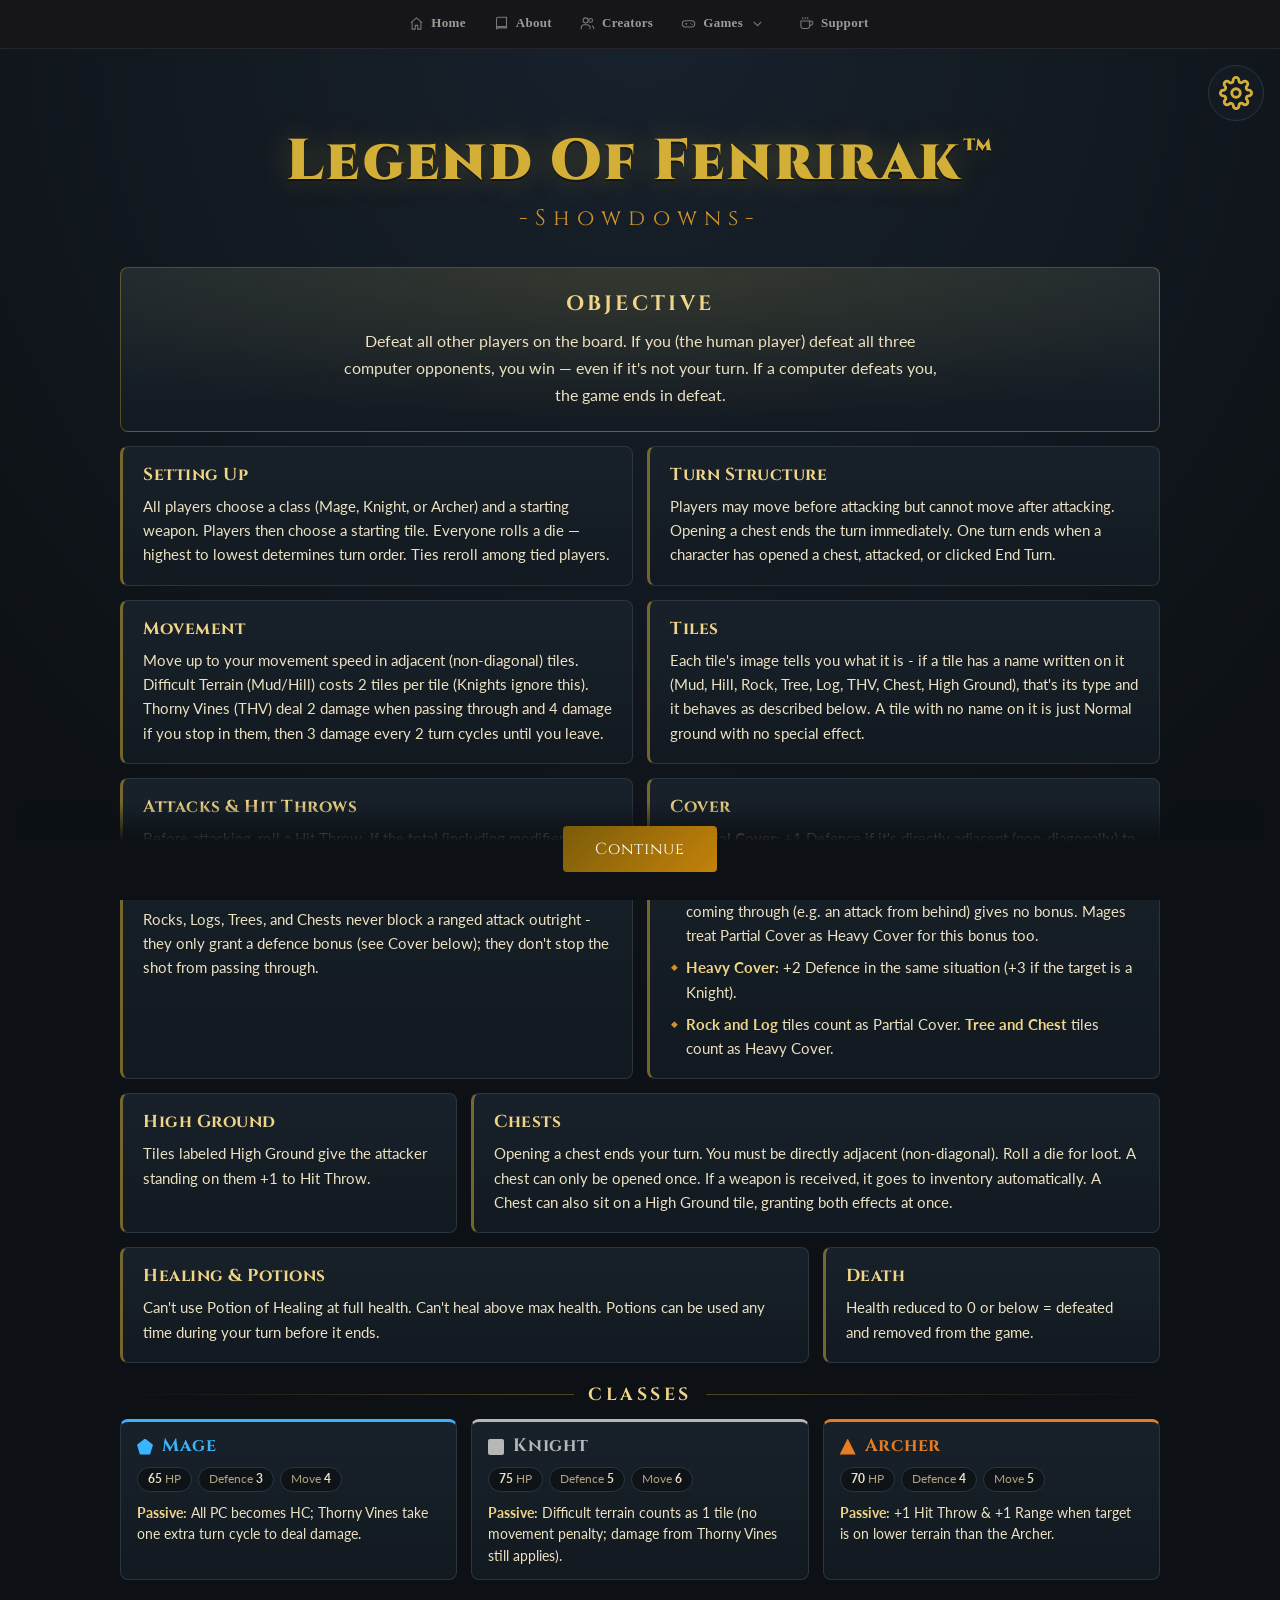
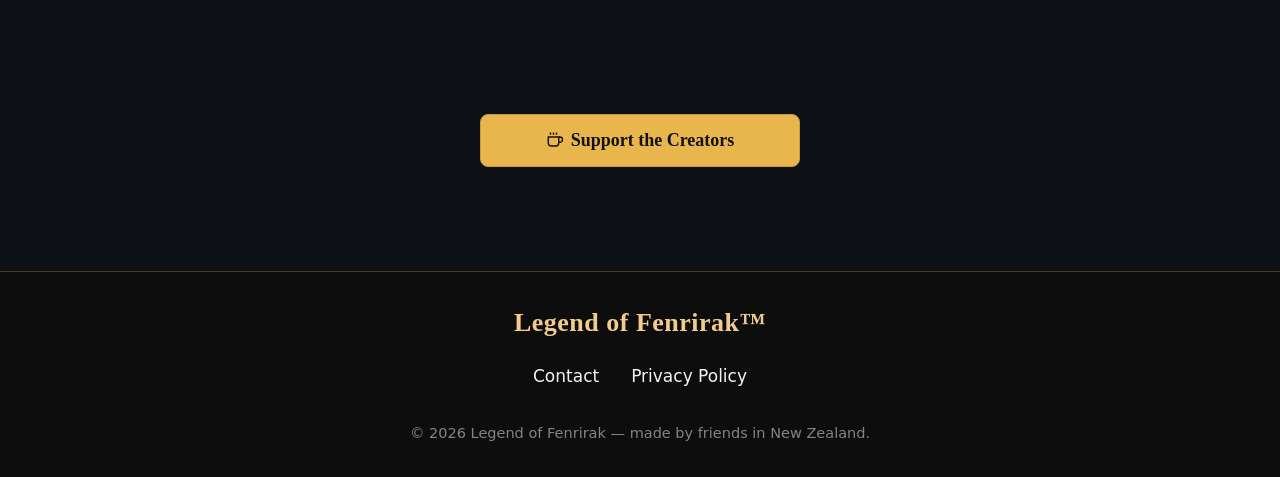
<file: showdowns.html>
<!DOCTYPE html>
<html lang="en">
<head>
<meta charset="UTF-8">
<meta name="viewport" content="width=device-width, initial-scale=1.0, maximum-scale=1.0, user-scalable=no">
<title>Legend Of Fenrirak™ - Showdowns</title>
<meta name="description" content="Play Legend of Fenrirak: Showdowns online — a free, single-player board game where you battle AI opponents on a board of terrains and chests.">
<meta property="og:type" content="website">
<meta property="og:title" content="Legend Of Fenrirak™ - Showdowns">
<meta property="og:description" content="Play Legend of Fenrirak: Showdowns online — a free, single-player board game where you battle AI opponents on a board of terrains and chests.">
<meta property="og:image" content="https://www.legend-of-fenrirak.com/Fenrirak.png?v=1d95aed6">
    <meta property="og:url" content="https://www.legend-of-fenrirak.com/showdowns.html">
    <meta property="og:site_name" content="Legend of Fenrirak">
    <meta name="twitter:card" content="summary_large_image">
    <meta name="twitter:image" content="https://www.legend-of-fenrirak.com/Fenrirak.png?v=1d95aed6">
    <meta property="og:image:alt" content="Fenrirak, the ocean-blue dragon of Legend of Fenrirak">
    <meta property="og:image:width" content="1280">
    <meta property="og:image:height" content="1144">
    <meta property="og:locale" content="en_NZ">
    <meta name="twitter:title" content="Legend Of Fenrirak™ - Showdowns">
    <meta name="twitter:description" content="Play Legend of Fenrirak: Showdowns online — a free, single-player board game where you battle AI opponents on a board of terrains and chests.">
    <meta name="twitter:image:alt" content="Fenrirak, the ocean-blue dragon of Legend of Fenrirak">
    <meta name="robots" content="index, follow, max-image-preview:large, max-snippet:-1, max-video-preview:-1">
<link rel="icon" type="image/png" href="Favicon.png?v=9dcbe526">
<link rel="apple-touch-icon" href="Favicon.png?v=9dcbe526">
<link rel="manifest" href="manifest.json">
<meta name="theme-color" content="#0d1115">
<meta name="color-scheme" content="dark">
<link rel="preconnect" href="https://fonts.googleapis.com">
<link rel="preconnect" href="https://fonts.gstatic.com" crossorigin>
<link rel="stylesheet" href="https://fonts.googleapis.com/css2?family=Cinzel:wght@400;700;900&family=Lato:wght@300;400;700&display=swap">
    <link rel="canonical" href="https://www.legend-of-fenrirak.com/showdowns.html">
<link rel="stylesheet" href="site-nav.css">
<style>

  :root {
    --gold: #d4af37;
    --dark-bg: #0d1115;
    --panel-bg: #1a1a1a;
    --panel-border: #333333;
    --text: #e8d5a0;
    --text-dim: #9a8560;
    --accent: #c4820a;
    --danger: #c0392b;
    --success: #2eb674;
    --high-ground: #4a90d9;
    --difficult: #e77d22;
    --starting: #d4af37;
    --normal: #f0ece0;
    --partial-cover: #a0956e;
    --heavy-cover: #092409;
    --thorny: #6b8a3a;
    --mage-color: #39b5ff;
    --knight-color: #b7b7b7;
    --archer-color: #e77d22;
  }

  * { box-sizing: border-box; margin: 0; padding: 0; }

  body {
    background-color: #0d1115;
    color: var(--text);
    font-family: 'Lato', sans-serif;
    min-height: 100vh;
    overflow-x: hidden;
  }

  .screen { display: none; width: 100%; min-height: 100vh; }
  .screen.active { display: flex; flex-direction: column; align-items: center; justify-content: center; }

  /* ===== TITLE / RULES SCREEN ===== */
  #screen-rules {
    background: #0d1115;
    padding: 40px 20px;
  }
  .game-title {
    font-family: 'Cinzel', serif;
    font-size: 2.8em;
    font-weight: 900;
    color: var(--gold);
    text-align: center;
    margin-bottom: 8px;
  }
  .game-subtitle {
    font-family: 'Cinzel', serif;
    font-size: 1.8em;
    color: var(--accent);
    text-align: center;
    margin-bottom: 30px;
  }
  .rules-box {
    background: var(--panel-bg);
    border: 1px solid var(--panel-border);
    border-radius: 6px;
    max-width: 780px;
    width: 100%;
    max-height: 60vh;
    overflow-y: auto;
    padding: 24px;
    margin-bottom: 24px;
  }
  .rules-box h2 {
    font-family: 'Cinzel', serif;
    color: var(--gold);
    font-size: 1.2em;
    margin: 18px 0 8px;
    border-bottom: 1px solid var(--panel-border);
    padding-bottom: 4px;
  }
  .rules-box p, .rules-box li {
    font-size: 0.88em;
    line-height: 1.7;
    color: var(--text);
    margin-bottom: 6px;
  }
  .rules-box ul { padding-left: 18px; }
  .rules-box::-webkit-scrollbar { width: 6px; }
  .rules-box::-webkit-scrollbar-track { background: #111; }
  .rules-box::-webkit-scrollbar-thumb { background: var(--panel-border); border-radius: 3px; }

  /* ===== BUTTONS ===== */
  .btn {
    background: linear-gradient(135deg, #7a5c0a, #c4820a);
    color: #fff;
    border: none;
    border-radius: 4px;
    padding: 12px 32px;
    font-family: 'Cinzel', serif;
    font-size: 1em;
    cursor: pointer;
    letter-spacing: 1px;
    transition: all 0.2s;
    margin: 6px;
  }
  .btn:hover { filter: brightness(1.2); transform: translateY(-1px); }
  .btn:active { transform: translateY(0); }
  .btn.secondary {
    background: linear-gradient(135deg, #222, #444);
  }
  .btn.danger {
    background: linear-gradient(135deg, #700, #c00);
  }
  .btn.success {
    background: linear-gradient(135deg, #1a5a2a, #2eb674);
  }
  .btn:disabled { opacity: 0.4; cursor: not-allowed; transform: none; }

  /* ===== SETUP SCREENS ===== */
  #screen-name, #screen-board, #screen-class, #screen-weapon, #screen-start-tile, #screen-rollorder {
    background: #0d1115;
    padding: 40px 20px;
  }
  .setup-title {
    font-family: 'Cinzel', serif;
    font-size: 1.6em;
    color: var(--gold);
    margin-bottom: 20px;
    text-align: center;
  }
  .setup-box {
    background: var(--panel-bg);
    border: 1px solid var(--panel-border);
    border-radius: 8px;
    padding: 28px;
    max-width: 720px;
    width: 100%;
  }
  /* ===== BOARD SELECT CAROUSEL ===== */
  .board-select-wrap {
    display: flex;
    flex-direction: column;
    align-items: center;
    width: 100%;
    max-width: 900px;
  }
  .board-option-label {
    background: none;
    border: none;
    padding: 0;
    font-family: 'Cinzel', serif;
    color: var(--gold);
    font-size: 1.8em;
    font-weight: 700;
    letter-spacing: 2px;
    text-shadow: 0 0 14px rgba(212,175,55,0.55), 0 2px 4px rgba(0,0,0,0.6);
    margin-bottom: 20px;
    text-align: center;
  }
  .board-preview-row {
    display: flex;
    align-items: center;
    justify-content: center;
    gap: 34px;
    margin-bottom: 20px;
    width: 100%;
  }
  .board-arrow {
    background: none;
    border: none;
    color: var(--accent);
    cursor: pointer;
    line-height: 1;
    padding: 0;
    transition: all 0.15s;
    user-select: none;
    flex: 0 0 auto;
    width: 0;
    height: 0;
    border-top: clamp(18px, 4vw, 30px) solid transparent;
    border-bottom: clamp(18px, 4vw, 30px) solid transparent;
    font-size: 0;
    overflow: hidden;
  }
  #board-arrow-left { border-right: clamp(14px, 3vw, 22px) solid var(--accent); }
  #board-arrow-right { border-left: clamp(14px, 3vw, 22px) solid var(--accent); }
  .board-arrow:hover { filter: brightness(1.3); transform: scale(1.08); }
  .board-arrow:disabled { opacity: 0.25; cursor: not-allowed; transform: none; }
  .board-preview-box {
    background: var(--panel-bg);
    border: 1px solid var(--panel-border);
    border-radius: 10px;
    width: 100%;
    max-width: 780px;
    aspect-ratio: 11 / 9;
    display: flex;
    align-items: center;
    justify-content: center;
    overflow: hidden;
    flex: 1 1 auto;
    padding: 6px;
  }
  #board-preview-inner {
    display: grid;
    width: 100%;
    height: 100%;
    border: 2px solid var(--panel-border);
    background: #c8bfa0;
  }
  .tile.preview-tile {
    width: auto;
    height: auto;
    border: 0.5px solid rgba(0,0,0,0.15);
    font-size: 0;
    cursor: default;
  }
  .tile.preview-tile.log-h-left {
    background-image: url('LogHorizontal.png?v=db96e973');
    background-size: 200% 100%;
    background-position: 0% 0%;
  }
  .tile.preview-tile.log-h-right {
    background-image: url('LogHorizontal.png?v=db96e973');
    background-size: 200% 100%;
    background-position: 100% 0%;
  }
  .tile.preview-tile.log-v-top {
    background-image: url('LogVertical.png?v=22fbf6fb');
    background-size: 100% 200%;
    background-position: 0% 0%;
  }
  .tile.preview-tile.log-v-bottom {
    background-image: url('LogVertical.png?v=22fbf6fb');
    background-size: 100% 200%;
    background-position: 0% 100%;
  }
  #select-board-btn {
    width: 100%;
    max-width: 780px;
    margin: 0 0 18px;
  }
  .board-select-extra-btns {
    display: flex;
    gap: 12px;
    width: 100%;
    max-width: 780px;
    justify-content: center;
  }
  .board-select-extra-btns .btn {
    flex: 1 1 0;
    margin: 0;
  }
  .dice-setting-toggle {
    display: flex;
    align-items: center;
    gap: 10px;
    margin-top: 20px;
    margin-bottom: 20px;
    color: var(--text-dim);
    font-size: 0.95em;
    cursor: pointer;
    user-select: none;
  }
  .dice-setting-toggle input[type="checkbox"] {
    position: absolute;
    opacity: 0;
    width: 22px;
    height: 22px;
    margin: 0;
    cursor: pointer;
  }
  .dice-setting-box {
    position: relative;
    flex: 0 0 auto;
    width: 22px;
    height: 22px;
    border: 2px solid var(--accent);
    border-radius: 4px;
    background: var(--panel-bg);
    transition: background 0.15s, box-shadow 0.15s;
  }
  .dice-setting-box::after {
    content: '';
    position: absolute;
    left: 6px;
    top: 2px;
    width: 6px;
    height: 11px;
    border: solid var(--bg-dark, #111);
    border-width: 0 3px 3px 0;
    transform: rotate(45deg);
    opacity: 0;
    transition: opacity 0.1s;
  }
  .dice-setting-toggle input[type="checkbox"]:checked ~ .dice-setting-box {
    background: var(--gold);
    box-shadow: 0 0 8px rgba(212,175,55,0.6);
  }
  .dice-setting-toggle input[type="checkbox"]:checked ~ .dice-setting-box::after {
    opacity: 1;
  }
  .dice-setting-toggle input[type="checkbox"]:focus-visible ~ .dice-setting-box {
    outline: 2px solid var(--gold);
    outline-offset: 2px;
  }
  .dice-setting-toggle:hover .dice-setting-box {
    filter: brightness(1.2);
  }

  /* ===== SETTINGS GEAR ===== */
  #settings-gear-btn {
    position: fixed;
    top: calc(var(--topbar-h, 58px) + 16px);
    right: 16px;
    z-index: 1500;
    width: 56px;
    height: 56px;
    border-radius: 50%;
    background: var(--panel-bg);
    border: 1px solid var(--panel-border);
    color: var(--gold);
    display: flex;
    align-items: center;
    justify-content: center;
    cursor: pointer;
    transition: all 0.2s;
  }
  #settings-gear-btn:hover {
    filter: brightness(1.25);
    transform: rotate(20deg);
    border-color: var(--gold);
  }
  #settings-gear-btn.hidden { display: none; }
  #settings-modal-overlay {
    position: fixed;
    top: 0; left: 0;
    width: 100%; height: 100%;
    background: rgba(0,0,0,0.75);
    z-index: 1600;
    display: none;
    align-items: center;
    justify-content: center;
    flex-direction: column;
  }
  #settings-modal-overlay.active { display: flex; }

  input[type="text"] {
    background: #111;
    border: 1px solid var(--panel-border);
    color: var(--text);
    border-radius: 4px;
    padding: 10px 14px;
    font-size: 1.1em;
    width: 200px;
    font-family: 'Lato', sans-serif;
  }
  input[type="text"]:focus { outline: none; border-color: var(--gold); }

  .class-cards {
    display: flex;
    gap: 16px;
    flex-wrap: wrap;
    justify-content: center;
  }
  .class-card {
    background: #111;
    border: 2px solid var(--panel-border);
    border-radius: 8px;
    padding: 18px;
    width: 210px;
    cursor: pointer;
    transition: all 0.2s;
  }
  .class-card:hover { border-color: var(--gold); transform: translateY(-2px); }
  .class-card.selected { border-color: var(--gold); background: #262626; }
  .class-card h3 {
    font-family: 'Cinzel', serif;
    color: var(--gold);
    margin-bottom: 10px;
    font-size: 1.1em;
  }
  .class-card .stat { font-size: 0.82em; color: var(--text-dim); margin: 3px 0; }
  .class-card .passive { font-size: 0.78em; color: var(--text); margin-top: 8px; font-style: italic; }
  .class-icon {
    width: 48px; height: 48px;
    margin: 0 auto 10px;
    display: flex; align-items: center; justify-content: center;
  }

  .weapon-cards {
    display: flex;
    gap: 16px;
    flex-wrap: wrap;
    justify-content: center;
  }
  .weapon-card {
    background: #111;
    border: 2px solid var(--panel-border);
    border-radius: 6px;
    padding: 16px;
    width: 280px;
    cursor: pointer;
    transition: all 0.2s;
    font-size: 0.82em;
  }
  .weapon-card:hover { border-color: var(--gold); }
  .weapon-card.selected { border-color: var(--gold); background: #262626; }
  .weapon-card h4 { font-family: 'Cinzel', serif; color: var(--accent); margin-bottom: 10px; font-size: 1em; text-align: center; border-bottom: 1px solid var(--panel-border); padding-bottom: 8px; }
  .weapon-card .wstat { color: var(--text-dim); margin: 2px 0; }
  .weapon-card .wc-attack-block { margin-bottom: 12px; padding-bottom: 12px; border-bottom: 1px dashed var(--panel-border); }
  .weapon-card .wc-attack-block:last-child { margin-bottom: 0; padding-bottom: 0; border-bottom: none; }
  .weapon-card .wc-attack-name { font-family: 'Cinzel', serif; color: var(--gold); font-size: 0.95em; margin-bottom: 6px; }
  .weapon-card .wc-attack-desc { color: var(--text); line-height: 1.5; margin-bottom: 8px; }
  .weapon-card .wc-stat-row { display: flex; justify-content: space-between; color: var(--text-dim); padding: 2px 0; }
  .weapon-card .wc-stat-row span:last-child { color: var(--text); text-align: right; }

  .board-btn-group { display: flex; gap: 16px; }

  /* ===== GAME SCREEN ===== */
  #screen-game {
    flex-direction: row;
    align-items: flex-start;
    justify-content: center;
    padding: 0;
    width: 100%;
    min-height: 100vh;
    background: #0d1115;
  }

  #game-scale-inner {
    display: flex;
    flex-direction: row;
    align-items: flex-start;
    justify-content: flex-start;
    flex-shrink: 0;
  }

  /* Stat panel */
  #stat-panel {
    width: 280px;
    min-width: 280px;
    background: var(--panel-bg);
    border-right: 1px solid var(--panel-border);
    padding: 10px;
    height: 650px;
    overflow-y: auto;
    scrollbar-width: none;
    -ms-overflow-style: none;
    flex-shrink: 0;
  }
  .stat-title {
    font-family: 'Cinzel', serif;
    font-size: 1em;
    color: var(--gold);
    text-align: center;
    margin-bottom: 8px;
  }
  .stat-row {
    display: flex;
    justify-content: space-between;
    align-items: center;
    margin: 3px 0;
    font-size: 0.8em;
  }
  .stat-label { color: var(--text-dim); }
  .stat-value { color: var(--text); font-weight: 700; }
  .section-header {
    font-family: 'Cinzel', serif;
    font-size: 0.85em;
    color: var(--accent);
    border-bottom: 1px solid var(--panel-border);
    margin: 12px 0 8px;
    padding-bottom: 4px;
  }
  .attack-name-btn {
    color: var(--gold);
    cursor: pointer;
    text-decoration: underline;
    font-weight: 700;
    font-family: 'Cinzel', serif;
    font-size: 0.9em;
    background: none;
    border: none;
    padding: 0;
  }
  .attack-name-btn:hover { color: #fff; }
  .attack-name-btn:disabled { color: var(--text-dim); cursor: not-allowed; text-decoration: none; }

  .inventory-item {
    background: #111;
    border: 1px solid var(--panel-border);
    border-radius: 4px;
    padding: 6px 10px;
    margin: 4px 0;
    font-size: 0.82em;
    cursor: pointer;
    transition: border-color 0.2s;
  }
  .inventory-item:hover { border-color: var(--gold); }
  .inventory-item.weapon-item { color: var(--accent); }

  #end-turn-btn {
    width: 100%;
    margin-top: 16px;
  }

  /* ===== BOARD AREA ===== */
  #board-area {
    flex: 1;
    display: flex;
    flex-direction: column;
    align-items: center;
    padding: 16px;
    height: 650px;
  }
  #turn-info {
    font-family: 'Cinzel', serif;
    font-size: 1.1em;
    color: var(--gold);
    margin-bottom: 10px;
    text-align: center;
    padding: 5px 18px;
    border-radius: 6px;
    display: inline-block;
  }
  #turn-info.turn-flash {
    animation: turnInfoGlow 3.75s ease-out;
  }
  @keyframes turnInfoGlow {
    0% { background: rgba(212, 175, 55, 0.85); box-shadow: 0 0 20px 4px rgba(212, 175, 55, 0.7); }
    100% { background: rgba(212, 175, 55, 0); box-shadow: 0 0 0 0 rgba(212, 175, 55, 0); }
  }
  #message-log {
    width: 100%;
    max-width: 660px;
    background: #111;
    border: 1px solid var(--panel-border);
    border-radius: 4px;
    padding: 8px 12px;
    font-size: 0.8em;
    max-height: 80px;
    overflow-y: auto;
    margin-bottom: 10px;
    color: var(--text-dim);
  }
  #message-log .msg-line { margin: 1px 0; }
  #message-log .msg-line.important { color: var(--gold); }
  #message-log .msg-line.damage { color: #ff6666; }
  #message-log .msg-line.heal { color: #66ff99; }

  #board-container {
    position: relative;
    user-select: none;
  }
  #game-board {
    display: grid;
    border: 2px solid var(--panel-border);
    background: #c8bfa0;
  }

  .tile {
    width: 52px;
    height: 52px;
    border: 1px solid rgba(0,0,0,0.2);
    position: relative;
    display: flex;
    align-items: center;
    justify-content: center;
    font-size: 0.65em;
    cursor: default;
    transition: filter 0.1s;
  }
  .tile.normal {
    background: url('GrassBackground.png?v=928cd2ab') center/cover;
  }
  .tile.starting { background: #d4af37; }

  .tile.difficult {
    background: url('Mud.png?v=9f52a090') center/cover;
  }
  .tile.high-ground { background: url('HighGround.png?v=485a894f') center/cover; }

  .tile.partial-cover {
    background: url('Rock.png?v=ee48e02f') center/cover;
  }
  .tile.heavy-cover {
    background: url('Tree.png?v=03455b9c') center/cover;
  }
  .tile.thorny {
    background: url('THV.png?v=56ea5fbe') center/cover;
  }
  .tile.log {
    background-color: #7a5533;
  }
  .tile.log-h-left {
    background-image: url('LogHorizontal.png?v=db96e973');
    background-size: 104px 52px;
    background-position: 0px 0px;
    background-repeat: no-repeat;
  }
  .tile.log-h-right {
    background-image: url('LogHorizontal.png?v=db96e973');
    background-size: 104px 52px;
    background-position: -52px 0px;
    background-repeat: no-repeat;
  }
  .tile.log-v-top {
    background-image: url('LogVertical.png?v=22fbf6fb');
    background-size: 69px 104px;
    background-position: -8.5px 0px;
    background-repeat: no-repeat;
  }
  .tile.log-v-bottom {
    background-image: url('LogVertical.png?v=22fbf6fb');
    background-size: 69px 104px;
    background-position: -8.5px -52px;
    background-repeat: no-repeat;
  }
  .tile.chest, .tile.high-ground.chest {
    background: url('ChestClosed.png?v=dd472c62') center/cover;
  }
  .tile.chest.opened, .tile.high-ground.chest.opened {
    background: url('ChestOpened.png?v=ef60f091') center/cover !important;
  }
  .tile.hill-n { background: url('HillN.png?v=37f7c586') center/cover; }
  .tile.hill-e { background: url('HillE.png?v=7ccb24c4') center/cover; }
  .tile.hill-s { background: url('HillS.png?v=c85b25f6') center/cover; }
  .tile.hill-w { background: url('HillW.png?v=f995ab8a') center/cover; }
  .tile.hill-ne { background: url('Hill2.png?v=0ea3ec8f') center/cover; }

  .tile-label {
    position: absolute;
    bottom: 2px;
    left: 2px;
    right: 2px;
    font-size: 0.85em;
    color: rgba(0,0,0,0.6);
    font-weight: 700;
    pointer-events: none;
    line-height: 1;
    white-space: nowrap;
    overflow: hidden;
    text-overflow: ellipsis;
  }
  .tile-label.long-label { font-size: 0.55em; }

  .tile.hover-move { filter: brightness(1.3); box-shadow: inset 0 0 0 3px #2eb674; }
  .tile.hover-attack { box-shadow: inset 0 0 0 3px #ff3535; }
  .tile.selected-move { background: rgba(46,182,116,0.5) !important; }
  .tile.selected-attack { background: rgba(255,53,53,0.4) !important; }

  .char-icon {
    position: absolute;
    width: 38px;
    height: 38px;
    display: flex;
    align-items: center;
    justify-content: center;
    font-size: 0.6em;
    font-weight: 700;
    color: #fff;
    text-shadow: 0 1px 2px rgba(0,0,0,0.8);
    cursor: pointer;
    z-index: 10;
    transition: all 0.15s;
    pointer-events: all;
    font-family: 'Cinzel', serif;
    text-align: center;
    line-height: 1.1;
  }
  .char-icon.mage {
    background: #39b5ff;
    clip-path: polygon(50% 0%, 100% 38%, 82% 100%, 18% 100%, 0% 38%);
  }
  .char-icon.knight {
    background: #b7b7b7;
    border-radius: 2px;
  }
  .char-icon.archer {
    background: #e77d22;
    clip-path: polygon(50% 0%, 100% 100%, 0% 100%);
    align-items: flex-end;
    padding-bottom: 3px;
  }
  .char-icon.ronald {
    background: #228b22;
    clip-path: polygon(30% 0%, 70% 0%, 100% 30%, 100% 70%, 70% 100%, 30% 100%, 0% 70%, 0% 30%);
  }
  .char-icon.aldemar {
    background: #0f4A25;
    clip-path: polygon(25% 0%, 75% 0%, 100% 50%, 75% 100%, 25% 100%, 0% 50%);
  }
  .char-icon.helen {
    background: #35063E;
    border-radius: 50%;
  }
  .char-icon.dead { display: none; }
  .char-icon.active-turn { box-shadow: 0 0 12px 4px gold; }

  /* ===== RIGHT PANEL: Enemies ===== */
  #right-panel {
    width: 240px;
    min-width: 240px;
    background: var(--panel-bg);
    border-left: 1px solid var(--panel-border);
    padding: 10px;
    height: 650px;
    overflow-y: auto;
    scrollbar-width: none;
    -ms-overflow-style: none;
    flex-shrink: 0;
  }
  .enemy-card {
    background: #111;
    border: 1px solid var(--panel-border);
    border-radius: 6px;
    padding: 6px 8px;
    margin-bottom: 6px;
    font-size: 0.74em;
  }
  .enemy-card h4 {
    font-family: 'Cinzel', serif;
    color: var(--accent);
    margin-bottom: 3px;
    font-size: 0.82em;
  }
  .health-bar-bg {
    background: #333;
    border-radius: 3px;
    height: 5px;
    margin-top: 3px;
    overflow: hidden;
  }
  .health-bar-fill {
    height: 100%;
    background: #2eb674;
    border-radius: 3px;
    transition: width 0.3s;
  }
  .health-bar-fill.low { background: #e77d22; }
  .health-bar-fill.critical { background: #c0392b; }

  /* ===== ROTATE DEVICE OVERLAY ===== */
  #rotate-overlay {
    display: none;
    position: fixed;
    inset: 0;
    width: 100vw;
    height: 100vh;
    background: #0d1115;
    z-index: 100000;
    align-items: center;
    justify-content: center;
    text-align: center;
    padding: 24px;
  }
  @media (orientation: portrait) {
    #rotate-overlay { display: flex; }
  }
  .rotate-card { max-width: 380px; }
  .rotate-icon {
    font-size: 3.2em;
    margin-bottom: 16px;
    display: inline-block;
    animation: rotate-hint 1.6s ease-in-out infinite;
  }
  @keyframes rotate-hint {
    0%, 100% { transform: rotate(0deg); }
    50% { transform: rotate(90deg); }
  }
  .rotate-card h2 {
    font-family: 'Cinzel', serif;
    color: var(--gold);
    font-size: 1.3em;
    margin-bottom: 12px;
  }
  .rotate-card p {
    color: var(--text);
    font-size: 0.95em;
    line-height: 1.6;
  }

  /* ===== DICE ===== */
  #dice-overlay {
    position: fixed;
    top: 0; left: 0;
    width: 100%; height: 100%;
    background: rgba(0,0,0,0.75);
    z-index: 1000;
    display: none;
    align-items: center;
    justify-content: center;
    flex-direction: column;
  }
  #dice-overlay.active { display: flex; }
  .dice-container {
    background: var(--panel-bg);
    border: 2px solid var(--panel-border);
    border-radius: 12px;
    padding: 32px 40px;
    text-align: center;
    min-width: 320px;
  }
  .dice-title {
    font-family: 'Questrial', serif;
    color: var(--gold);
    font-size: 1.3em;
    margin-bottom: 20px;
  }
  .dice-subtitle {
    font-family: 'Lato', sans-serif;
    color: var(--text-dim);
    font-size: 0.85em;
    margin-top: -14px;
    margin-bottom: 16px;
  }
  .dice-subtitle:empty { display: none; }
  #dice-3d {
    width: 80px;
    height: 80px;
    margin: 0 auto 20px;
    perspective: 200px;
    cursor: pointer;
  }
  .dice-face-display {
    width: 80px;
    height: 80px;
    background: #f8f0d8;
    border: 3px solid #8a6a20;
    border-radius: 12px;
    display: flex;
    align-items: center;
    justify-content: center;
    font-size: 2.5em;
    font-weight: 900;
    color: #1a0a00;
    box-shadow: inset 0 2px 8px rgba(0,0,0,0.3), 0 4px 16px rgba(0,0,0,0.6);
    transition: transform 0.6s;
    font-family: 'Cinzel', serif;
  }
  .dice-face-display.rolling {
    animation: diceRoll 0.6s ease-out;
  }
  @keyframes diceRoll {
    0% { transform: rotate(0deg) scale(1); }
    25% { transform: rotate(90deg) scale(1.1); }
    50% { transform: rotate(180deg) scale(0.9); }
    75% { transform: rotate(270deg) scale(1.1); }
    100% { transform: rotate(360deg) scale(1); }
  }
  .dice-result-text {
    color: var(--text);
    font-size: 0.9em;
    margin: 10px 0;
    min-height: 20px;
  }
  .dice-vial-buttons {
    display: flex;
    flex-wrap: wrap;
    gap: 6px;
    justify-content: center;
    margin: 4px 0 10px;
  }
  .btn.vial-bonus-btn {
    background: linear-gradient(135deg, #700, #c00);
    padding: 8px 14px;
    font-size: 0.78em;
    margin: 2px;
  }
  .btn.vial-bonus-btn:disabled {
    background: linear-gradient(135deg, #444, #666);
    opacity: 0.6;
  }

  /* ===== CUSTOM MODAL ===== */
  #custom-modal-overlay {
    position: fixed;
    top: 0; left: 0;
    width: 100%; height: 100%;
    background: rgba(0,0,0,0.75);
    z-index: 1100;
    display: none;
    align-items: center;
    justify-content: center;
    flex-direction: column;
  }
  #custom-modal-overlay.active { display: flex; }
  .custom-modal-box {
    background: var(--panel-bg);
    border: 2px solid var(--panel-border);
    border-radius: 12px;
    padding: 28px 34px;
    text-align: center;
    min-width: 320px;
    max-width: 480px;
  }
  .custom-modal-btn {
    display: block;
    width: 100%;
    text-align: left;
    margin: 6px 0;
    line-height: 1.4;
  }

  /* ===== ITEM CARD POPUP ===== */
  #item-popup {
    position: fixed;
    top: 0; left: 0;
    width: 100%; height: 100%;
    background: rgba(0,0,0,0.75);
    z-index: 2000;
    display: none;
    align-items: center;
    justify-content: center;
  }
  #item-popup.active { display: flex; }
  .item-card {
    background: var(--panel-bg);
    border: 2px solid var(--panel-border);
    border-radius: 10px;
    padding: 28px;
    max-width: 380px;
    width: 90%;
    text-align: center;
  }
  .item-card h3 {
    font-family: 'Cinzel', serif;
    color: var(--gold);
    font-size: 1.2em;
    margin-bottom: 12px;
  }
  .item-card p {
    color: var(--text);
    font-size: 0.9em;
    line-height: 1.6;
    margin-bottom: 16px;
  }

  /* ===== ORDER ROLL SCREEN ===== */
  .roll-result-row {
    display: flex;
    align-items: center;
    gap: 16px;
    margin: 8px 0;
    padding: 8px 12px;
    background: #111;
    border-radius: 4px;
    font-size: 0.9em;
  }
  .roll-result-row .char-badge {
    font-family: 'Cinzel', serif;
    font-weight: 700;
    width: 80px;
  }
  .roll-result-row .dice-val {
    font-size: 1.4em;
    font-weight: 900;
    color: var(--gold);
    width: 40px;
    text-align: center;
  }

  /* ===== VICTORY / DEFEAT OVERLAY ===== */
  #outcome-overlay {
    position: fixed;
    top: 0; left: 0;
    width: 100%; height: 100%;
    z-index: 9999;
    display: none;
    align-items: center;
    justify-content: center;
    pointer-events: none;
  }
  #outcome-overlay.active { display: flex; }
  #outcome-word {
    font-family: 'Cinzel', serif;
    font-size: 180px;
    font-weight: 900;
    opacity: 0.8;
    text-align: center;
  }
  #outcome-word.victory { color: #d4af37; }
  #outcome-word.defeat { color: #700000; }

  .tile.valid-start { outline: 3px solid var(--gold) !important; cursor: pointer; animation: pulse 1s infinite; }
  @keyframes pulse { 0%,100% { opacity: 1; } 50% { opacity: 0.6; } }

  #ai-thinking {
    position: fixed;
    bottom: 16px;
    right: 16px;
    background: rgba(0,0,0,0.8);
    border: 1px solid var(--panel-border);
    border-radius: 6px;
    padding: 8px 14px;
    font-size: 0.85em;
    color: var(--text-dim);
    display: none;
    z-index: 100;
  }
  #ai-thinking.active { display: block; }

  #stat-panel::-webkit-scrollbar, #right-panel::-webkit-scrollbar { width: 0; display: none; }

  .log-sep { border: none; border-top: 1px solid #222; margin: 6px 0; }

  .weapon-equip-box {
    background: #0d0d0d;
    border: 1px solid var(--panel-border);
    border-radius: 4px;
    padding: 8px;
    margin-top: 6px;
    font-size: 0.82em;
  }
  .weapon-equip-box .we-row { color: var(--text-dim); margin: 2px 0; }
  .weapon-equip-box .we-row span { color: var(--text); }

  .current-player-tag {
    font-size: 0.75em;
    background: var(--gold);
    color: #000;
    border-radius: 3px;
    padding: 1px 5px;
    margin-left: 6px;
    font-family: 'Cinzel', serif;
  }

  .tile.aoe-hover { background: rgba(255, 53, 53, 0.45) !important; box-shadow: inset 0 0 0 3px #ff3535; }

  #phase-indicator {
    font-size: 0.98em;
    color: var(--text-dim);
    margin-top: 4px;
    min-height: 18px;
    text-align: center;
  }

  .chest-roll-area { margin-top: 12px; }
  .multi-dice-display { display: flex; gap: 8px; justify-content: center; flex-wrap: wrap; }
  .small-die {
    width: 40px; height: 40px;
    background: #f8f0d8;
    border: 2px solid #8a6a20;
    border-radius: 6px;
    display: flex; align-items: center; justify-content: center;
    font-size: 1.3em;
    font-weight: 900;
    color: #1a0a00;
  }

  @media (pointer: coarse) {
    .tile, .char-icon, #game-board, #board-container {
      touch-action: none;
    }
    #screen-game {
      height: 100vh;
      min-height: 0;
      width: 100vw;
      align-items: center;
      overflow: hidden;
    }
  }
</style>
<style id="ui-refresh">
/* =====================================================================
   UI REFRESH - presentation only. No gameplay rules or logic live here.
   Palette stays on the site's slate + gold; the changes are hierarchy,
   spacing, tactile controls and a better use of space in the game HUD.
   ===================================================================== */
:root{
  --bg:#0d1115; --surface:#141a21; --surface-2:#1b242e; --well:#0e1318;
  --line:#2a3542; --line-gold:rgba(212,175,55,.34);
  --gold:#d4af37; --gold-hi:#f0d487; --accent:#d0922a;
  --panel-bg:var(--surface); --panel-border:var(--line);
  --text:#ece1c1; --text-dim:#b2a47f;
  --serif:'Cinzel',Georgia,'Times New Roman',serif;
  --sans:'Lato',system-ui,-apple-system,'Segoe UI',Roboto,sans-serif;
  --game-h:632px;
}
html{color-scheme:dark}
body{
  background:var(--bg) radial-gradient(100% 70% at 50% 0%,#18222d 0%,rgba(13,17,21,0) 70%) no-repeat;
  font-family:var(--sans);-webkit-font-smoothing:antialiased;
}
#screen-rules,#screen-name,#screen-board,#screen-class,#screen-weapon,
#screen-start-tile,#screen-rollorder,#screen-game{background:transparent}
#screen-name,#screen-board,#screen-class,#screen-weapon,#screen-start-tile,#screen-rollorder{padding:32px 20px 56px}
#screen-rules{padding:48px 20px 0;justify-content:flex-start}
#screen-rules,#screen-name,#screen-board,#screen-class,#screen-weapon,#screen-start-tile,#screen-rollorder{min-height:calc(100vh - var(--topbar-h,58px))}

/* ---------- Focus + motion ---------- */
:where(button,input,.class-card,.weapon-card,.inventory-item,.weapon-equip-box,.sp-weapon-name):focus-visible{
  outline:2px solid var(--gold-hi);outline-offset:3px;
}
@media (prefers-reduced-motion:reduce){
  *,*::before,*::after{animation-duration:.01ms !important;animation-iteration-count:1 !important;transition-duration:.01ms !important}
}


/* ---------- Shared plaque (setup box, dialogs) ---------- */
.setup-box,.dice-container,.custom-modal-box,.item-card{
  position:relative;background:linear-gradient(180deg,#19222b 0%,#11181e 100%);
  border:1px solid var(--line-gold);border-radius:10px;box-shadow:0 24px 64px rgba(0,0,0,.55);
}
.setup-box::before,.dice-container::before,.custom-modal-box::before,.item-card::before{
  content:'';position:absolute;inset:5px;border:1px solid rgba(212,175,55,.12);border-radius:6px;pointer-events:none;
}
.setup-box{padding:32px}
#dice-overlay,#custom-modal-overlay,#item-popup,#settings-modal-overlay{background:rgba(6,9,12,.78);-webkit-backdrop-filter:blur(3px);backdrop-filter:blur(3px)}
@keyframes popIn{from{opacity:0;transform:translateY(8px) scale(.97)}}
.dice-container,.custom-modal-box,.item-card{animation:popIn .18s ease-out;max-width:min(480px,92vw)}

/* ---------- Title + rules ---------- */
.game-title{font-size:clamp(2.1rem,5.4vw,3.6rem);font-weight:900;letter-spacing:.04em;line-height:1.08;margin-bottom:10px;text-shadow:0 0 30px rgba(212,175,55,.28),0 2px 0 rgba(0,0,0,.55)}
.game-subtitle{font-size:clamp(1rem,2.4vw,1.4rem);letter-spacing:.32em;margin-bottom:34px}
.rules-box{display:grid;grid-template-columns:repeat(6,minmax(0,1fr));gap:14px;max-width:1040px;max-height:none;overflow:visible;background:none;border:0;border-radius:0;box-shadow:none;padding:0;margin:0 0 8px}
.rules-box .rule{
  grid-column:span 3;margin:0;padding:16px 20px 10px;
  background:linear-gradient(180deg,#18212a,#121920);border:1px solid var(--line);border-left:3px solid rgba(212,175,55,.5);border-radius:8px;
}
.rules-box .rule.w2{grid-column:span 2}
.rules-box .rule.w4{grid-column:span 4}
.rules-box .rule.w6{grid-column:1/-1}
.rules-box .rule h2{font-size:1.08rem;letter-spacing:.03em;margin:0 0 8px;padding:0;border:0;color:var(--gold-hi)}
.rules-box .rule p,.rules-box .rule li{font-size:.92rem;line-height:1.65;margin:0 0 8px}
.rules-box .rule ul{list-style:none;padding:0;margin:0}
.rules-box .rule li{position:relative;padding-left:16px}
.rules-box .rule li::before{content:'\25C6';position:absolute;left:1px;top:8px;font-size:.55rem;line-height:1;color:var(--accent)}
.rules-box .rule strong{color:var(--gold-hi)}
/* objective banner */
.rules-box .rule.hero{padding:22px 28px 14px;text-align:center;border:1px solid var(--line-gold);background:radial-gradient(120% 150% at 50% 0%,rgba(212,175,55,.14),rgba(212,175,55,0) 62%),linear-gradient(180deg,#1b252f,#131a21)}
.rules-box .rule.hero h2{font-size:1.3rem;letter-spacing:.16em;text-transform:uppercase;margin-bottom:10px}
.rules-box .rule.hero p{max-width:68ch;margin:0 auto 8px;font-size:1.02rem}
/* classes */
.rules-box .rule-classes{background:none;border:0;padding:0;margin-top:6px}
.rules-box .rule-classes h2{display:flex;align-items:center;gap:14px;margin:0 0 12px;font-size:1.1rem;letter-spacing:.2em;text-transform:uppercase}
.rules-box .rule-classes h2::before,.rules-box .rule-classes h2::after{content:'';flex:1;height:1px;background:linear-gradient(90deg,transparent,var(--line-gold))}
.rules-box .rule-classes h2::after{transform:scaleX(-1)}
.class-grid{display:grid;grid-template-columns:repeat(3,minmax(0,1fr));gap:14px}
.class-rule{--c:var(--gold);padding:14px 16px 12px;background:linear-gradient(180deg,#18212a,#121920);border:1px solid var(--line);border-top:3px solid var(--c);border-radius:8px}
.class-rule[data-cls="mage"]{--c:var(--mage-color)}
.class-rule[data-cls="knight"]{--c:var(--knight-color)}
.class-rule[data-cls="archer"]{--c:var(--archer-color)}
.class-rule h3{display:flex;align-items:center;gap:9px;margin:0 0 10px;font:700 1.12rem/1.2 var(--serif);letter-spacing:.04em;color:var(--c)}
.class-rule h3::before{content:'';flex:none;width:16px;height:16px;background:var(--c)}
.class-rule[data-cls="mage"] h3::before{clip-path:polygon(50% 0%,100% 38%,82% 100%,18% 100%,0% 38%)}
.class-rule[data-cls="knight"] h3::before{border-radius:2px}
.class-rule[data-cls="archer"] h3::before{clip-path:polygon(50% 0%,100% 100%,0% 100%)}
.rules-box .rule .cls-stats{display:flex;flex-wrap:wrap;gap:6px;margin:0 0 10px}
.rules-box .rule .cls-stats li{margin:0;padding:3px 10px;font-size:.78rem;line-height:1.3;color:var(--text-dim);background:var(--well);border:1px solid var(--line);border-radius:999px}
.rules-box .rule .cls-stats li::before{content:none}
.rules-box .rule .cls-stats b{color:var(--text)}
.rules-box .rule .class-rule p{margin:0;font-size:.88rem;line-height:1.55}
@media (max-width:860px){
  .rules-box{grid-template-columns:repeat(2,minmax(0,1fr))}
  .rules-box .rule,.rules-box .rule.w2,.rules-box .rule.w4{grid-column:span 1}
  .rules-box .rule.w6{grid-column:1/-1}
  .class-grid{grid-template-columns:repeat(auto-fit,minmax(200px,1fr))}
}
@media (max-width:560px){
  .rules-box{grid-template-columns:minmax(0,1fr)}
  .rules-box .rule,.rules-box .rule.w2,.rules-box .rule.w4,.rules-box .rule.w6{grid-column:1/-1}
  .rules-box .rule.hero{padding:18px 18px 10px}
}
.cta-bar{position:sticky;bottom:0;z-index:5;width:100%;display:flex;justify-content:center;padding:18px 0 22px;background:linear-gradient(0deg,var(--bg) 60%,rgba(13,17,21,0))}

/* ---------- Setup flow ---------- */
.steps{display:flex;justify-content:center;flex-wrap:wrap;gap:6px 10px;list-style:none;margin:0 0 18px;padding:0;width:100%;max-width:560px;font:700 .8rem/1 var(--sans);color:#7d8793}
.steps li + li::before{content:'\203A';margin-right:10px;color:#566371}
.steps li.done{color:var(--text-dim)}
.steps li.current{color:var(--gold-hi)}
.setup-title{font-size:clamp(1.5rem,3.2vw,2.1rem);letter-spacing:.03em;margin-bottom:18px;text-shadow:0 2px 0 rgba(0,0,0,.5)}
.hint{color:var(--text-dim);font-size:.95rem;line-height:1.5;margin:0 0 16px;text-align:center}

#screen-name .setup-box{max-width:460px}
input[type="text"]{width:min(280px,100%);text-align:center;font-family:var(--serif);font-size:1.4rem;letter-spacing:.06em;padding:12px 16px;background:var(--well);border:1px solid var(--line);border-radius:6px;margin-bottom:18px}
input[type="text"]::placeholder{color:#5f6b78;letter-spacing:.04em}
input[type="text"]:focus{outline:none;border-color:var(--gold);box-shadow:0 0 0 3px rgba(212,175,55,.2)}

/* board picker */
.board-option-label{font-size:clamp(1.3rem,3vw,1.8rem);margin-bottom:14px}
.board-preview-box{background:#0b1015;border:1px solid var(--line-gold);border-radius:8px;padding:8px;box-shadow:0 20px 50px rgba(0,0,0,.5)}
#board-preview-inner{border-color:#05080b;border-radius:2px}
#screen-board{padding-top:24px;padding-bottom:28px}
.board-select-wrap{--pv-w:min(780px,max(360px,calc((100vh - 340px) * 1.2222)))}
.board-preview-box{max-width:var(--pv-w)}
.board-preview-row{margin-bottom:16px}
.board-actions{display:flex;flex-wrap:wrap;justify-content:center;align-items:stretch;gap:12px;width:100%}
.board-actions .btn{margin:0;flex:0 1 auto;min-width:176px;white-space:nowrap;padding:12px 22px;text-align:center}
.board-actions #select-board-btn{flex:0 1 auto;width:auto;max-width:none;min-width:208px;margin:0}

/* class + weapon cards */
#screen-class .setup-box{max-width:860px}
#screen-weapon .setup-box{max-width:960px}
.class-cards{gap:18px}
.class-card{
  position:relative;width:230px;padding:22px 18px 18px;text-align:center;
  background:linear-gradient(180deg,#19222b,#12181f);border:1px solid var(--line);border-radius:8px;
}
#cc-mage{--c:#39b5ff;--cg:rgba(57,181,255,.28)}#cc-knight{--c:#c4c4c4;--cg:rgba(196,196,196,.22)}#cc-archer{--c:#e77d22;--cg:rgba(231,125,34,.28)}
.class-card:hover{border-color:var(--c);transform:translateY(-3px)}
.class-card.selected{background:linear-gradient(180deg,#212c37,#161e26);border-color:var(--c);box-shadow:0 0 0 1px var(--c),0 12px 32px var(--cg)}
.class-card.selected::after{content:'\2713';position:absolute;top:10px;right:10px;width:24px;height:24px;border-radius:50%;background:var(--c);color:#0d1115;font:900 14px/24px var(--sans);text-align:center}
.class-card h3{font-size:1.25rem;color:var(--gold-hi);letter-spacing:.04em}
.class-icon{width:56px;height:56px;margin-bottom:12px}
.class-icon svg{width:52px;height:52px}
.class-card .stat{font-size:.9rem;margin:5px 0}
.class-card .passive{font-size:.82rem;line-height:1.5;margin-top:12px;padding-top:12px;border-top:1px solid var(--line)}
.weapon-cards{gap:18px}
.weapon-card{width:300px;padding:18px;font-size:.86rem;background:linear-gradient(180deg,#19222b,#12181f);border:1px solid var(--line);border-radius:8px}
.weapon-card:hover{border-color:var(--line-gold)}
.weapon-card.selected{border-color:var(--gold);box-shadow:0 0 0 1px var(--gold),0 12px 32px rgba(212,175,55,.18)}
.custom-modal-box .weapon-card{width:100%}
.custom-modal-box .weapon-card:hover{border-color:var(--line)}
.weapon-card h4{font-size:1.05rem;color:var(--gold-hi)}
.weapon-card .wc-attack-desc{line-height:1.55}

/* start tile + roll order */
#start-tile-board-container{padding:8px;background:#0b1015;border:1px solid var(--line-gold);border-radius:8px;box-shadow:0 20px 50px rgba(0,0,0,.5);max-width:100%;overflow:auto}
.tile.valid-start{z-index:2;box-shadow:inset 0 0 14px rgba(212,175,55,.7)}
#screen-rollorder .setup-box{max-width:520px}
.roll-result-row{gap:14px;margin:8px 0;padding:10px 14px;background:var(--well);border:1px solid var(--line);border-radius:6px;font-size:1rem}
.roll-result-row .char-badge{flex:1;width:auto;color:var(--gold-hi)}
.roll-result-row .dice-val{width:44px;height:44px;display:grid;place-items:center;background:linear-gradient(160deg,#fff7df,#f1e2b8);border:2px solid #8a6a20;border-radius:9px;color:#1a0a00;font-size:1.3rem}
.roll-result-row.rerolled{border-color:rgba(208,146,42,.45);background:linear-gradient(90deg,rgba(208,146,42,.14),var(--well) 60%)}
.roll-result-row.rerolled .char-badge::after{content:'rerolled';margin-left:10px;padding:2px 6px;font:700 .62rem var(--sans);color:var(--accent);border:1px solid rgba(208,146,42,.5);border-radius:3px;vertical-align:middle}

/* ---------- Settings, dialogs, dice ---------- */
.custom-modal-box{padding:28px 34px}
.custom-modal-box .dice-setting-toggle{text-align:left}
.dice-title{font-family:var(--serif);font-size:1.35rem;letter-spacing:.03em}
.dice-container{padding:30px 40px 26px;min-width:min(340px,90vw)}
#dice-3d{width:92px;height:92px;margin-bottom:22px}
.dice-face-display{
  width:92px;height:92px;border-radius:16px;font-size:2.9rem;
  background:linear-gradient(160deg,#fff7df,#f1e2b8);
  box-shadow:inset 0 -6px 12px rgba(138,106,32,.25),inset 0 3px 6px rgba(255,255,255,.6),0 10px 24px rgba(0,0,0,.55);
}
.dice-result-text{font-size:.98rem;min-height:1.4em}
.item-card h3{font-size:1.25rem}

/* ---------- In-game HUD ---------- */
#game-scale-inner{gap:12px;padding:10px}
#stat-panel,#right-panel{
  display:flex;flex-direction:column;height:var(--game-h);padding:0;overflow:hidden;
  background:#141b22;border:1px solid var(--line-gold);border-radius:8px;
  box-shadow:0 14px 40px rgba(0,0,0,.45);scrollbar-width:auto;
}
#stat-panel{width:268px;min-width:268px}
#right-panel{width:252px;min-width:252px}
.sp-scroll{flex:1;min-height:0;overflow-y:auto;padding:12px 14px;scrollbar-width:thin;scrollbar-color:#3a4654 transparent}
.sp-scroll::-webkit-scrollbar,#message-log::-webkit-scrollbar{width:6px}
.sp-scroll::-webkit-scrollbar-thumb,#message-log::-webkit-scrollbar-thumb{background:#3a4654;border-radius:3px}
.rp-brand{flex:none;margin-top:10px;padding-top:10px;border-top:1px solid var(--line);text-align:center;font:700 .78rem/1.2 var(--serif);color:var(--gold)}
.rp-brand small{display:block;margin-top:2px;font:400 .66rem var(--sans);letter-spacing:.2em;color:var(--text-dim)}
.section-header{font:700 .82rem var(--serif);letter-spacing:.04em;color:var(--gold);border-bottom:1px solid var(--line);margin:14px 0 8px;padding-bottom:5px}
#stat-panel .section-header{margin:12px 0 6px}
.sp-hero{display:flex;align-items:center;gap:10px}
#sp-class{font:700 1.2rem var(--serif);color:var(--gold-hi)}
#sp-vitals{display:grid;grid-template-columns:1.35fr 1fr 1fr;gap:8px;margin:8px 0 2px}
.vital{display:flex;flex-direction:column;align-items:center;gap:1px;padding:7px 2px 6px;background:var(--well);border:1px solid var(--line);border-radius:6px;text-align:center}
.vital .stat-value{font:700 1.1rem/1.15 var(--serif)}
.vital .stat-label{font-size:.7rem;white-space:nowrap}
.vital .stat-label i{font-style:normal}
#sp-ability{font-size:.8rem;line-height:1.5;color:var(--text)}
.sp-weapon-name{display:flex;align-items:center;justify-content:space-between;gap:8px;font:700 .95rem var(--serif);color:var(--gold-hi);margin-bottom:6px;cursor:pointer}
.sp-weapon-name::after{content:'Full stats \25B8';flex:none;padding:2px 7px;font:700 .66rem var(--sans);color:var(--text-dim);border:1px solid var(--line);border-radius:999px}
.sp-weapon-name:hover::after{color:var(--gold-hi);border-color:var(--line-gold)}
.sp-weapon-name:empty::after{display:none}
.weapon-equip-box{margin-top:0;padding:8px 10px;background:var(--well);border:1px solid var(--line);border-radius:6px;font-size:.78rem;cursor:pointer;transition:border-color .15s}
.weapon-equip-box:hover{border-color:var(--line-gold)}
.we-row{display:grid;grid-template-columns:70px 1fr;gap:8px;margin:2px 0;line-height:1.3}
.we-row span{text-align:left}
#sp-inventory-block{min-height:46px}
.inventory-item{display:flex;align-items:center;gap:8px;margin:4px 0;padding:6px 10px;font-size:.82rem;background:var(--well);border:1px solid var(--line);border-radius:5px}
.inventory-item::before{content:'\25C6';font-size:.6rem;color:var(--text-dim)}
.inventory-item.weapon-item::before{color:var(--accent)}
#sp-inventory:empty::after{content:'Empty. Chests hold loot.';display:block;font-size:.8rem;color:var(--text-dim)}

/* pinned actions */
.sp-actions{display:flex;flex-direction:column;gap:8px;padding:10px 14px 12px;border-top:1px solid var(--line-gold);background:linear-gradient(180deg,#141b22,#0f151b)}
#sp-attack-btn:empty{display:none}
#end-turn-btn{width:100%;margin:0}

/* status plate + board */
#board-area{flex:none;width:588px;height:var(--game-h);padding:0;justify-content:space-between}
.status-bar{width:100%;padding:12px 14px 14px;text-align:center;background:linear-gradient(180deg,rgba(255,255,255,.04),rgba(255,255,255,0));border:1px solid var(--line);border-radius:8px}
#turn-info{display:block;margin:0 auto;padding:6px 18px;font:700 1.5rem/1.2 var(--serif);letter-spacing:.03em;text-shadow:0 1px 0 #000}
#phase-indicator{display:flex;align-items:center;justify-content:center;gap:12px;text-align:left;max-width:540px;min-height:2.9em;margin:4px auto 0;font-size:1rem;line-height:1.35;color:var(--text)}
#phase-indicator::before{content:'Guide';flex:none;padding:3px 7px;font:700 .68rem/1 var(--sans);color:#1c1405;background:var(--gold);border-radius:3px}
#phase-indicator:empty::before{display:none}
#board-container{flex:none}
#game-board{border:2px solid #05080b;border-radius:2px;box-shadow:0 0 0 3px #2b2412,0 0 0 4px var(--line-gold),0 16px 40px rgba(0,0,0,.55)}
.tile.hover-move{filter:brightness(1.25);box-shadow:inset 0 0 0 3px #2eb674,inset 0 0 14px rgba(46,182,116,.6)}
.tile.hover-attack{box-shadow:inset 0 0 0 3px #ff3535,inset 0 0 14px rgba(255,53,53,.55)}
.tile-label{text-shadow:0 0 2px rgba(255,255,255,.55)}

/* tokens */
.char-icon{font-family:var(--serif);text-shadow:0 1px 1px #000,0 0 3px rgba(0,0,0,.8)}
.char-icon.mage{background:linear-gradient(160deg,#8fd8ff,#39b5ff 50%,#1d8fd1);color:#06202f;text-shadow:none}
.char-icon.knight{background:linear-gradient(160deg,#ececec,#b7b7b7 50%,#8f8f8f);color:#0f1419;text-shadow:none}
.char-icon.archer{background:linear-gradient(160deg,#ffae5c,#e77d22 55%,#c25f0d);color:#1d0d00;text-shadow:none}
.char-icon.ronald{background:linear-gradient(160deg,#3fb53f,#228b22 55%,#176317)}
.char-icon.aldemar{background:linear-gradient(160deg,#1c7a41,#0f4A25 55%,#0a3319)}
.char-icon.helen{background:linear-gradient(160deg,#5a1068,#35063E 55%,#22042a)}
@keyframes tokenPulse{0%,100%{transform:scale(1);filter:brightness(1)}50%{transform:scale(1.12);filter:brightness(1.25)}}
.char-icon.active-turn{box-shadow:none;z-index:11;animation:tokenPulse 1.5s ease-in-out infinite}

/* right panel: roster + log (everything is clamped so nothing can spill out of the panel) */
#right-panel{padding:12px}
.rp-roster{flex:none;min-width:0}
.rp-log{flex:1 1 0;min-height:0;min-width:0;display:flex;flex-direction:column}
#right-panel .section-header{margin:0 0 8px}
.rp-log .section-header{margin-top:6px}
#message-log{overflow-x:hidden}
#message-log .msg-line{overflow-wrap:anywhere}
.enemy-card{
  --c:var(--gold);
  display:grid;grid-template-columns:minmax(0,1fr) auto;grid-template-areas:"head head" "meta hp" "bar bar";
  align-items:center;column-gap:8px;row-gap:5px;min-width:0;overflow:hidden;
  margin:0 0 6px;padding:7px 10px 8px;font-size:.8rem;background:var(--well);
  border:1px solid var(--line);border-radius:6px;
  transition:border-color .2s,box-shadow .2s,background .2s;
}
.enemy-card h4{grid-area:head;display:flex;align-items:center;gap:6px;min-width:0;margin:0;font:700 .92rem/1.2 var(--serif);color:var(--text)}
.enemy-card h4::before{order:-1}
.ec-name{order:0;flex:1 1 0;min-width:0;overflow:hidden;text-overflow:ellipsis;white-space:nowrap}
.enemy-card.is-you h4::after{content:'you';order:1;flex:none;padding:1px 5px;font:700 .62rem var(--sans);color:var(--text-dim);border:1px solid var(--line);border-radius:3px}
.enemy-card h4 .current-player-tag{order:2;flex:none;margin:0}
.ec-meta{grid-area:meta;display:flex;align-items:baseline;gap:8px;min-width:0;overflow:hidden;white-space:nowrap;font-size:.74rem;color:var(--text-dim)}
.ec-class{flex:none;font-weight:700;text-transform:capitalize;color:var(--c)}
.ec-pos{min-width:0;overflow:hidden;text-overflow:ellipsis}
.ec-hp{grid-area:hp;display:flex;align-items:baseline;gap:5px;white-space:nowrap;font-size:.78rem}
.enemy-card .health-bar-bg{grid-area:bar;margin:0}
.enemy-card.is-turn{border-color:var(--gold);background:linear-gradient(90deg,rgba(212,175,55,.14),var(--well) 70%);box-shadow:0 0 0 1px var(--gold),0 0 8px rgba(212,175,55,.22)}
.enemy-card[data-cls="mage"]{--c:#39b5ff}.enemy-card[data-cls="knight"]{--c:#c4c4c4}.enemy-card[data-cls="archer"]{--c:#e77d22}
.enemy-card[data-cls="ronald"]{--c:#3ddc3d}.enemy-card[data-cls="aldemar"]{--c:#2e8b57}.enemy-card[data-cls="helen"]{--c:#c77ad6}
#stat-panel[data-cls="mage"]{--c:#39b5ff}#stat-panel[data-cls="knight"]{--c:#c4c4c4}#stat-panel[data-cls="archer"]{--c:#e77d22}
#stat-panel[data-cls="ronald"]{--c:#3ddc3d}#stat-panel[data-cls="aldemar"]{--c:#2e8b57}#stat-panel[data-cls="helen"]{--c:#c77ad6}
.sp-glyph,.enemy-card h4::before{content:'';display:block;flex:none;width:16px;height:16px;background:var(--c,var(--text-dim))}
#stat-panel:not([data-cls]) .sp-glyph{display:none}
#stat-panel[data-cls="mage"] .sp-glyph,.enemy-card[data-cls="mage"] h4::before{clip-path:polygon(50% 0%,100% 38%,82% 100%,18% 100%,0% 38%)}
#stat-panel[data-cls="knight"] .sp-glyph,.enemy-card[data-cls="knight"] h4::before{border-radius:2px}
#stat-panel[data-cls="archer"] .sp-glyph,.enemy-card[data-cls="archer"] h4::before{clip-path:polygon(50% 0%,100% 100%,0% 100%)}
#stat-panel[data-cls="ronald"] .sp-glyph,.enemy-card[data-cls="ronald"] h4::before{clip-path:polygon(30% 0%,70% 0%,100% 30%,100% 70%,70% 100%,30% 100%,0% 70%,0% 30%)}
#stat-panel[data-cls="aldemar"] .sp-glyph,.enemy-card[data-cls="aldemar"] h4::before{clip-path:polygon(25% 0%,75% 0%,100% 50%,75% 100%,25% 100%,0% 50%)}
#stat-panel[data-cls="helen"] .sp-glyph,.enemy-card[data-cls="helen"] h4::before{border-radius:50%}
#message-log{flex:1;min-height:0;max-width:none;max-height:none;margin:0;padding:6px 8px;font-size:.78rem;line-height:1.4;color:var(--text-dim);background:var(--well);border:1px solid var(--line);border-radius:6px;scrollbar-width:thin;scrollbar-color:#3a4654 transparent}
#message-log .msg-line{margin:0;padding:3px 0;border-bottom:1px solid rgba(255,255,255,.03)}
#message-log .msg-line.important{color:var(--gold-hi)}
#message-log .msg-line.damage{color:#ff8a7e}
#message-log .msg-line.heal{color:#7be8a8}
#message-log:empty::before{content:'Attacks, damage and loot appear here.';display:block;padding:4px 2px;color:#6f7a86}
/* scroll cues: soft shadows appear only while there is more to scroll to */
.sp-scroll{background-color:#141b22;background-image:linear-gradient(#141b22 30%,rgba(20,27,34,0)),linear-gradient(rgba(20,27,34,0),#141b22 70%),radial-gradient(farthest-side at 50% 0,rgba(0,0,0,.55),rgba(0,0,0,0)),radial-gradient(farthest-side at 50% 100%,rgba(0,0,0,.55),rgba(0,0,0,0))}
#message-log{background-color:#0e1318;background-image:linear-gradient(#0e1318 30%,rgba(14,19,24,0)),linear-gradient(rgba(14,19,24,0),#0e1318 70%),radial-gradient(farthest-side at 50% 0,rgba(0,0,0,.55),rgba(0,0,0,0)),radial-gradient(farthest-side at 50% 100%,rgba(0,0,0,.55),rgba(0,0,0,0))}
.sp-scroll,#message-log{background-repeat:no-repeat;background-position:center top,center bottom,center top,center bottom;background-size:100% 28px,100% 28px,100% 12px,100% 12px;background-attachment:local,local,scroll,scroll}

/* AI indicator + outcome */
#ai-thinking{padding:8px 16px 8px 38px;background:rgba(13,17,21,.92);border:1px solid var(--line-gold);border-radius:999px}
#ai-thinking::before{content:'';position:absolute;left:15px;top:50%;width:12px;height:12px;margin-top:-6px;border:2px solid var(--line);border-top-color:var(--gold);border-radius:50%;animation:uiSpin .8s linear infinite}
@keyframes uiSpin{to{transform:rotate(360deg)}}
#outcome-overlay{background:radial-gradient(60% 50% at 50% 50%,rgba(0,0,0,.6),rgba(0,0,0,0) 75%)}
#outcome-word{padding:0 4vw;font-size:clamp(3rem,13vw,11rem);line-height:1.05;letter-spacing:.04em;opacity:.92;text-shadow:0 0 40px currentColor,0 6px 0 rgba(0,0,0,.5);animation:outcomeIn .6s cubic-bezier(.2,.8,.2,1)}
#outcome-word.defeat{color:#c0392b}
@keyframes outcomeIn{from{opacity:0;transform:scale(.8)}}

/* ---------- Small screens (setup flow) ---------- */
@media (max-width:640px){
  .setup-box{padding:22px 16px}
  .class-card{width:100%}
  .weapon-card{width:100%}
  .board-actions .btn{min-width:0;flex:1 1 calc(50% - 6px)}
  .board-actions #select-board-btn{flex:1 1 100%;min-width:0}
  .dice-container{padding:24px 22px}
}

</style>
<script type="application/ld+json">
{
    "@context": "https://schema.org",
    "@type": "Game",
    "name": "Legend of Fenrirak: Showdowns",
    "url": "https://www.legend-of-fenrirak.com/showdowns.html",
    "description": "Play Legend of Fenrirak: Showdowns online — a free, single-player board game where you battle AI opponents on a board of terrains and chests.",
    "numberOfPlayers": {
        "@type": "QuantitativeValue",
        "value": 1
    },
    "isPartOf": {
        "@type": "WebSite",
        "name": "Legend of Fenrirak",
        "url": "https://www.legend-of-fenrirak.com/index.html"
    }
}
</script>
<style id="footer-styles">
/* ===== Site footer ===== */
.site-footer {
    margin-top: 60px;
    padding: 36px 20px 32px;
    background: #0d0d0d;
    border-top: 1px solid rgba(217, 163, 92, 0.3);
    text-align: center;
    font-family: 'Segoe UI', system-ui, -apple-system, Roboto, Helvetica, Arial, sans-serif;
}
.site-footer .footer-inner { max-width: 720px; margin: 0 auto; }
.site-footer .footer-brand, .site-footer .footer-copy { max-width: none; width: auto; padding: 0; margin-left: 0; margin-right: 0; text-align: center; }
.site-footer .footer-brand {
    margin: 0 0 16px;
    font-family: Allegro, Georgia, 'Times New Roman', serif;
    font-size: 26px;
    letter-spacing: 0.5px;
    color: rgb(242, 204, 143);
}
.site-footer .footer-links {
    display: flex;
    justify-content: center;
    flex-wrap: wrap;
    gap: 10px 32px;
    margin-bottom: 20px;
}
.site-footer .footer-links a {
    color: #f3f3f3;
    text-decoration: none;
    font-size: 17px;
    font-weight: 500;
    padding-bottom: 3px;
    border-bottom: 1px solid transparent;
    transition: color 0.2s ease, border-color 0.2s ease;
}
.site-footer .footer-links a:hover,
.site-footer .footer-links a:focus-visible {
    color: rgb(242, 204, 143);
    border-bottom-color: rgb(217, 163, 92);
}
.site-footer .footer-copy {
    margin: 0;
    font-size: 14.5px;
    line-height: 1.6;
    color: #b9b6b0;
}
@media (max-width: 600px) {
    .site-footer { padding: 28px 16px 26px; }
    .site-footer .footer-brand { font-size: 22px; }
    .site-footer .footer-links { gap: 8px 24px; }
    .site-footer .footer-links a { font-size: 16px; }
    .site-footer .footer-copy { font-size: 13.5px; }
}
</style>
    <script type="application/ld+json">
{
  "@context": "https://schema.org",
  "@type": "BreadcrumbList",
  "itemListElement": [
    {
      "@type": "ListItem",
      "position": 1,
      "name": "Home",
      "item": "https://www.legend-of-fenrirak.com/index.html"
    },
    {
      "@type": "ListItem",
      "position": 2,
      "name": "Showdowns",
      "item": "https://www.legend-of-fenrirak.com/showdowns.html"
    }
  ]
}
    </script>
</head>
<body>
<h1 style="position:absolute;width:1px;height:1px;margin:-1px;padding:0;overflow:hidden;clip:rect(0,0,0,0);white-space:nowrap;border:0">Legend of Fenrirak: Showdowns &ndash; play online against AI opponents</h1>
<noscript><p style="color:#fff;padding:16px;font-family:sans-serif">Legend of Fenrirak: Showdowns is a free, single-player online board game where you battle AI opponents on a board of terrains and chests. It needs JavaScript to run. <a href="index.html" style="color:#d9a35c">Back to the Legend of Fenrirak home page</a>.</p></noscript>


<nav class="topbar" aria-label="Main">
    <div class="nav-links">
        <a href="index.html">
            <svg viewBox="0 0 24 24"><path d="M3 10.5 12 3l9 7.5"/><path d="M5 9.5V21h5v-6h4v6h5V9.5"/></svg>
            <span>Home</span>
        </a>
        <a href="About.html">
            <svg viewBox="0 0 24 24"><path d="M4 4.5A2.5 2.5 0 0 1 6.5 2H20v17H6.5A2.5 2.5 0 0 0 4 21.5V4.5Z"/><path d="M4 19.5A2.5 2.5 0 0 1 6.5 17H20"/></svg>
            <span>About</span>
        </a>
        <a href="Creators.html">
            <svg viewBox="0 0 24 24"><circle cx="9" cy="7" r="4"/><path d="M2 21v-2a5 5 0 0 1 5-5h4a5 5 0 0 1 5 5v2"/><circle cx="17" cy="7" r="3"/><path d="M22 21v-1.5a4 4 0 0 0-3-3.87"/></svg>
            <span>Creators</span>
        </a>
        <div class="nav-group">
            <button type="button" class="nav-trigger" aria-haspopup="true" aria-expanded="false">
                <svg viewBox="0 0 24 24"><rect x="2" y="7.5" width="20" height="10" rx="5"/><path d="M7 12.5h3M8.5 11v3"/><circle cx="15.8" cy="11.6" r=".9" fill="currentColor" stroke="none"/><circle cx="17.9" cy="13.6" r=".9" fill="currentColor" stroke="none"/></svg>
                <span>Games</span>
                <svg class="caret" viewBox="0 0 24 24"><path d="M6 9.5l6 6 6-6"/></svg>
            </button>
            <div class="nav-menu">
                <a href="showdowns.html" class="active">
                    <svg viewBox="0 0 24 24"><rect x="3" y="3" width="18" height="18" rx="4"/><circle cx="8" cy="8" r="1.3" fill="currentColor" stroke="none"/><circle cx="16" cy="8" r="1.3" fill="currentColor" stroke="none"/><circle cx="12" cy="12" r="1.3" fill="currentColor" stroke="none"/><circle cx="8" cy="16" r="1.3" fill="currentColor" stroke="none"/><circle cx="16" cy="16" r="1.3" fill="currentColor" stroke="none"/></svg>
                    <span>Showdowns</span>
                </a>
                <a href="thunder-dragon.html">
                    <svg viewBox="0 0 24 24"><path d="M13 2 4 14h6l-1 8 9-12h-6l1-8Z"/></svg>
                    <span>The Thunder Dragon</span>
                        <span class="nav-badge">Creators’ Pick</span>
                </a>
                <a href="ice-dragon.html">
                    <svg viewBox="0 0 24 24"><path d="M12 2v20M4.5 6l15 12M19.5 6l-15 12"/></svg>
                    <span>The Ice Dragon</span>
                </a>
                <a href="oblivion-dragon.html">
                    <svg viewBox="0 0 24 24"><path d="M12 22c-5 0-8-4-7-9 1-3 4-5 4-9 3 2 5 5 5 8 1-1 2-3 2-5 4 3 5 8 3 11-1 2-4 4-7 4Z"/></svg>
                    <span>The Oblivion Dragon</span>
                    <span class="nav-badge">New</span>
                </a>
            </div>
        </div>
        <a href="https://buymeacoffee.com/29world" target="_blank" class="support-btn">
            <svg viewBox="0 0 24 24"><path d="M17 8h1.5a3.5 3.5 0 0 1 0 7H17"/><path d="M3 8h14v8a4 4 0 0 1-4 4H7a4 4 0 0 1-4-4V8Z"/><path d="M6 2v3M10 2v3M14 2v3"/></svg>
            <span>Support</span>
        </a>
    </div>
</nav>

<button id="settings-gear-btn" onclick="openSettingsModal()" aria-label="Settings" title="Settings">
  <svg viewBox="0 0 24 24" width="34" height="34" fill="none" stroke="currentColor" stroke-width="2" stroke-linecap="round" stroke-linejoin="round">
    <circle cx="12" cy="12" r="3"></circle>
    <path d="M19.4 15a1.65 1.65 0 0 0 .33 1.82l.06.06a2 2 0 1 1-2.83 2.83l-.06-.06a1.65 1.65 0 0 0-1.82-.33 1.65 1.65 0 0 0-1 1.51V21a2 2 0 0 1-4 0v-.09A1.65 1.65 0 0 0 9 19.4a1.65 1.65 0 0 0-1.82.33l-.06.06a2 2 0 1 1-2.83-2.83l.06-.06a1.65 1.65 0 0 0 .33-1.82 1.65 1.65 0 0 0-1.51-1H3a2 2 0 0 1 0-4h.09A1.65 1.65 0 0 0 4.6 9a1.65 1.65 0 0 0-.33-1.82l-.06-.06a2 2 0 1 1 2.83-2.83l.06.06a1.65 1.65 0 0 0 1.82.33H9a1.65 1.65 0 0 0 1-1.51V3a2 2 0 0 1 4 0v.09a1.65 1.65 0 0 0 1 1.51 1.65 1.65 0 0 0 1.82-.33l.06-.06a2 2 0 1 1 2.83 2.83l-.06.06a1.65 1.65 0 0 0-.33 1.82V9a1.65 1.65 0 0 0 1.51 1H21a2 2 0 0 1 0 4h-.09a1.65 1.65 0 0 0-1.51 1z"></path>
  </svg>
</button>

<div id="settings-modal-overlay">
  <div class="custom-modal-box">
    <div class="dice-title">Settings</div>
    <label class="dice-setting-toggle" for="interactive-dice-toggle" style="margin-bottom: 14px;">
      <input type="checkbox" id="interactive-dice-toggle" onchange="setInteractiveDice(this.checked)">
      <span class="dice-setting-box" aria-hidden="true"></span>
      <span>Roll &amp; watch my own Hit Throw and Damage dice</span>
    </label>
    <label class="dice-setting-toggle" for="watch-enemy-rolls-toggle" style="margin-bottom: 14px;">
      <input type="checkbox" id="watch-enemy-rolls-toggle" onchange="setWatchEnemyRolls(this.checked)">
      <span class="dice-setting-box" aria-hidden="true"></span>
      <span>Watch enemies roll their Hit Throw and Damage dice</span>
    </label>
    <label class="dice-setting-toggle" for="ai-only-attack-player-toggle" style="margin-bottom: 20px;">
      <input type="checkbox" id="ai-only-attack-player-toggle" onchange="setAiOnlyAttackPlayer(this.checked)">
      <span class="dice-setting-box" aria-hidden="true"></span>
      <span>All AI enemies only attack the player</span>
    </label>
    <button class="btn secondary" onclick="closeSettingsModal()">Close</button>
  </div>
</div>

<div id="rotate-overlay">
  <div class="rotate-card">
    <div class="rotate-icon">🔄</div>
    <h2>Please Rotate Your Device</h2>
    <p>Legend Of Fenrirak™ -Showdowns- is designed for landscape orientation. Please rotate your screen to continue playing.</p>
  </div>
</div>

<div id="screen-rules" class="screen active">
  <div class="game-title">Legend Of Fenrirak™</div>
  <div class="game-subtitle">-Showdowns-</div>
  <div class="rules-box">
    <section class="rule hero w6">
<h2>Objective</h2>
    <p>Defeat all other players on the board. If you (the human player) defeat all three computer opponents, you win — even if it's not your turn. If a computer defeats you, the game ends in defeat.</p>
    </section>
    <section class="rule">
<h2>Setting Up</h2>
    <p>All players choose a class (Mage, Knight, or Archer) and a starting weapon. Players then choose a starting tile. Everyone rolls a die — highest to lowest determines turn order. Ties reroll among tied players.</p>
    </section>
    <section class="rule">
<h2>Turn Structure</h2>
    <p>Players may move before attacking but cannot move after attacking. Opening a chest ends the turn immediately. One turn ends when a character has opened a chest, attacked, or clicked End Turn.</p>
    </section>
    <section class="rule">
<h2>Movement</h2>
    <p>Move up to your movement speed in adjacent (non-diagonal) tiles. Difficult Terrain (Mud/Hill) costs 2 tiles per tile (Knights ignore this). Thorny Vines (THV) deal 2 damage when passing through and 4 damage if you stop in them, then 3 damage every 2 turn cycles until you leave.</p>
    </section>
    <section class="rule">
<h2>Tiles</h2>
    <p>Each tile's image tells you what it is - if a tile has a name written on it (Mud, Hill, Rock, Tree, Log, THV, Chest, High Ground), that's its type and it behaves as described below. A tile with no name on it is just Normal ground with no special effect.</p>
    </section>
    <section class="rule">
<h2>Attacks & Hit Throws</h2>
    <p>Before attacking, roll a Hit Throw. If the total (including modifiers) equals or exceeds the target's Defence, the attack hits. Range is measured as the greater of horizontal or vertical distance.</p>
    <p>Rocks, Logs, Trees, and Chests never block a ranged attack outright - they only grant a defence bonus (see Cover below); they don't stop the shot from passing through.</p>
    </section>
    <section class="rule">
<h2>Cover</h2>
    <ul>
      <li><strong>Partial Cover:</strong> +1 Defence if it's directly adjacent (non-diagonally) to the target AND the attacker's line of fire actually passes through it on the way to the target. Cover next to the target that the shot isn't coming through (e.g. an attack from behind) gives no bonus. Mages treat Partial Cover as Heavy Cover for this bonus too.</li>
      <li><strong>Heavy Cover:</strong> +2 Defence in the same situation (+3 if the target is a Knight).</li>
      <li><strong>Rock and Log</strong> tiles count as Partial Cover. <strong>Tree and Chest</strong> tiles count as Heavy Cover.</li>
    </ul>
    </section>
    <section class="rule w2">
<h2>High Ground</h2>
    <p>Tiles labeled High Ground give the attacker standing on them +1 to Hit Throw.</p>
    </section>
    <section class="rule w4">
<h2>Chests</h2>
    <p>Opening a chest ends your turn. You must be directly adjacent (non-diagonal). Roll a die for loot. A chest can only be opened once. If a weapon is received, it goes to inventory automatically. A Chest can also sit on a High Ground tile, granting both effects at once.</p>
    </section>
    <section class="rule w4">
<h2>Healing & Potions</h2>
    <p>Can't use Potion of Healing at full health. Can't heal above max health. Potions can be used any time during your turn before it ends.</p>
    </section>
    <section class="rule w2">
<h2>Death</h2>
    <p>Health reduced to 0 or below = defeated and removed from the game.</p>
    </section>
    <section class="rule rule-classes w6">
<h2>Classes</h2>
    <div class="class-grid">
      <article class="class-rule" data-cls="mage">
        <h3>Mage</h3>
        <ul class="cls-stats"><li><b>65</b> HP</li><li>Defence <b>3</b></li><li>Move <b>4</b></li></ul>
        <p><strong>Passive:</strong> All PC becomes HC; Thorny Vines take one extra turn cycle to deal damage.</p>
      </article>
      <article class="class-rule" data-cls="knight">
        <h3>Knight</h3>
        <ul class="cls-stats"><li><b>75</b> HP</li><li>Defence <b>5</b></li><li>Move <b>6</b></li></ul>
        <p><strong>Passive:</strong> Difficult terrain counts as 1 tile (no movement penalty; damage from Thorny Vines still applies).</p>
      </article>
      <article class="class-rule" data-cls="archer">
        <h3>Archer</h3>
        <ul class="cls-stats"><li><b>70</b> HP</li><li>Defence <b>4</b></li><li>Move <b>5</b></li></ul>
        <p><strong>Passive:</strong> +1 Hit Throw & +1 Range when target is on lower terrain than the Archer.</p>
      </article>
    </div>
    </section>
  </div>
  <div class="cta-bar"><button class="btn" onclick="continueFromRules()">Continue</button></div>
</div>

<div id="screen-name" class="screen">
  <ol class="steps" aria-label="Setup progress"><li class="current">Name</li><li>Board</li><li>Class</li><li>Weapon</li><li>Tile</li><li>Order</li></ol>
  <div class="setup-title">Enter Your Name</div>
  <div class="setup-box" style="text-align:center;">
    <p class="hint">Maximum 9 characters (letters, numbers, symbols, spaces). At least one visible character.</p>
    <input type="text" id="player-name-input" maxlength="9" placeholder="Name" autocomplete="off" onkeydown="if(event.key==='Enter'){ event.preventDefault(); submitName(); }" />
    <br>
    <button class="btn" onclick="submitName()">Continue</button>
  </div>
</div>

<div id="screen-board" class="screen">
  <ol class="steps" aria-label="Setup progress"><li class="done">Name</li><li class="current">Board</li><li>Class</li><li>Weapon</li><li>Tile</li><li>Order</li></ol>
  <div class="setup-title">Choose a Board</div>
  <div class="board-select-wrap">
    <div class="board-option-label" id="board-option-label">Board Option 1</div>
    <div class="board-preview-row">
      <button class="board-arrow" id="board-arrow-left" onclick="cycleBoardPreview(-1)" aria-label="Previous board"></button>
      <div class="board-preview-box" id="board-preview-box">
        <div id="board-preview-inner"></div>
      </div>
      <button class="board-arrow" id="board-arrow-right" onclick="cycleBoardPreview(1)" aria-label="Next board"></button>
    </div>
    <div class="board-actions">
      <button class="btn" id="select-board-btn" onclick="confirmBoardPreviewSelection()">Select Board</button>
      <button class="btn success" onclick="selectRandomBoard()">🎲 Random Board</button>
      <button class="btn" style="background:#2a6b8a;" onclick="selectBoard('tutorial')">📘 Tutorial</button>
    </div>
  </div>
</div>

<div id="screen-class" class="screen">
  <ol class="steps" aria-label="Setup progress"><li class="done">Name</li><li class="done">Board</li><li class="current">Class</li><li>Weapon</li><li>Tile</li><li>Order</li></ol>
  <div class="setup-title">Choose Your Class</div>
  <div class="setup-box">
    <div class="class-cards">
      <div class="class-card" id="cc-mage" role="button" tabindex="0" onclick="selectClass('mage')">
        <div class="class-icon"><svg width="44" height="44" viewBox="0 0 44 44"><polygon points="22,2 42,16 35,40 9,40 2,16" fill="#39b5ff" stroke="#1a6090" stroke-width="2"/></svg></div>
        <h3>Mage</h3>
        <div class="stat">❤️ Health: 65</div>
        <div class="stat">🛡️ Defence: 3</div>
        <div class="stat">⚡ Move: 4 tiles</div>
        <div class="passive">Passive: Magical Barrier — All PC becomes HC; Thorny Vines take one extra turn cycle to deal damage.</div>
      </div>
      <div class="class-card" id="cc-knight" role="button" tabindex="0" onclick="selectClass('knight')">
        <div class="class-icon"><svg width="44" height="44" viewBox="0 0 44 44"><rect x="4" y="4" width="36" height="36" rx="3" fill="#b7b7b7" stroke="#777" stroke-width="2"/></svg></div>
        <h3>Knight</h3>
        <div class="stat">❤️ Health: 75</div>
        <div class="stat">🛡️ Defence: 5</div>
        <div class="stat">⚡ Move: 6 tiles</div>
        <div class="passive">Passive: Mighty Muscles — Difficult terrain counts as 1 tile of movement (no movement penalty). Thorny Vine damage still applies.</div>
      </div>
      <div class="class-card" id="cc-archer" role="button" tabindex="0" onclick="selectClass('archer')">
        <div class="class-icon"><svg width="44" height="44" viewBox="0 0 44 44"><polygon points="22,2 42,42 2,42" fill="#e77d22" stroke="#a04010" stroke-width="2"/></svg></div>
        <h3>Archer</h3>
        <div class="stat">❤️ Health: 70</div>
        <div class="stat">🛡️ Defence: 4</div>
        <div class="stat">⚡ Move: 5 tiles</div>
        <div class="passive">Passive: Hunter's Eyes — +1 Hit Throw & +1 Range when attacking a target on lower terrain.</div>
      </div>
    </div>
    <div style="text-align:center; margin-top:20px;">
      <button class="btn" id="class-continue-btn" disabled onclick="confirmClass()">Continue</button>
    </div>
  </div>
</div>

<div id="screen-weapon" class="screen">
  <ol class="steps" aria-label="Setup progress"><li class="done">Name</li><li class="done">Board</li><li class="done">Class</li><li class="current">Weapon</li><li>Tile</li><li>Order</li></ol>
  <div class="setup-title">Choose Your Starting Weapon</div>
  <div class="setup-box">
    <div class="weapon-cards" id="weapon-options"></div>
    <div style="text-align:center; margin-top:20px;">
      <button class="btn" id="weapon-continue-btn" disabled onclick="confirmWeapon()">Continue</button>
    </div>
  </div>
</div>

<div id="screen-start-tile" class="screen">
  <ol class="steps" aria-label="Setup progress"><li class="done">Name</li><li class="done">Board</li><li class="done">Class</li><li class="done">Weapon</li><li class="current">Tile</li><li>Order</li></ol>
  <div class="setup-title" id="start-tile-title">Choose Your Starting Tile</div>
  <p class="hint">Click a highlighted (gold) tile on the board</p>
  <div id="start-tile-board-container"></div>
</div>

<div id="screen-rollorder" class="screen">
  <ol class="steps" aria-label="Setup progress"><li class="done">Name</li><li class="done">Board</li><li class="done">Class</li><li class="done">Weapon</li><li class="done">Tile</li><li class="current">Order</li></ol>
  <div class="setup-title">Determining Turn Order</div>
  <div class="setup-box">
    <p class="hint">Each player rolls a die. Highest goes first. Ties reroll.</p>
    <div id="roll-order-results"></div>
    <div style="text-align:center; margin-top:20px;">
      <button class="btn" id="roll-order-btn" onclick="doRollOrder()">Roll Your Die</button>
      <button class="btn success" id="start-game-btn" style="display:none;" onclick="startGame()">Start Game!</button>
    </div>
  </div>
</div>

<div id="screen-game" class="screen">
 <div id="game-scale-inner">
  <div id="stat-panel">
    <div class="sp-scroll">
      <div class="sp-hero"><span class="sp-glyph" aria-hidden="true"></span><div id="sp-class"></div></div>
      <div id="sp-vitals">
        <div class="vital"><span class="stat-value" id="sp-hp"></span><span class="stat-label"><i aria-hidden="true">&#10084;&#65039;</i> Health</span></div>
        <div class="vital"><span class="stat-value" id="sp-def"></span><span class="stat-label"><i aria-hidden="true">&#128737;&#65039;</i> Defence</span></div>
        <div class="vital"><span class="stat-value" id="sp-move"></span><span class="stat-label"><i aria-hidden="true">&#9889;</i> Move</span></div>
      </div>
      <div class="section-header">Ability</div>
      <div id="sp-ability"></div>
      <div class="section-header">Weapon Equipped</div>
      <div id="sp-weapon-name" class="sp-weapon-name" role="button" tabindex="0" onclick="showWeaponStatsModal()" title="Click for full weapon stats"></div>
      <div class="weapon-equip-box" id="sp-weapon-box" role="button" tabindex="0" onclick="showWeaponStatsModal()" title="Click for full weapon stats">
        <div class="we-row">Attack: <span id="sp-w-attack"></span></div>
        <div class="we-row">Damage: <span id="sp-w-damage"></span></div>
        <div class="we-row">Hit Throw: <span id="sp-w-hitthrow"></span></div>
        <div class="we-row">Effect: <span id="sp-w-effect"></span></div>
        <div class="we-row">Range: <span id="sp-w-range"></span></div>
        <div class="we-row">Special: <span id="sp-w-special"></span></div>
      </div>
      <div id="sp-inventory-block">
        <div class="section-header">Inventory</div>
        <div id="sp-inventory"></div>
      </div>
    </div>
    <div class="sp-actions">
      <button class="attack-name-btn" id="sp-attack-btn" onclick="playerClickAttack()"></button>
      <button class="btn" id="cancel-attack-btn" onclick="cancelPlayerAttackTargeting()" style="display:none; width:auto; padding:6px 14px; font-size:0.8em; margin:4px auto 0;">Cancel Attack</button>
      <button class="btn danger" id="end-turn-btn" onclick="playerEndTurn()">End Turn</button>
    </div>
  </div>
  <div id="board-area">
    <div class="status-bar">
      <div id="turn-info" aria-live="polite">Loading...</div>
      <div id="phase-indicator" aria-live="polite"></div>
    </div>
    <div id="board-container"><div id="game-board"></div></div>
  </div>
  <div id="right-panel">
    <div class="rp-roster">
      <div class="section-header">Characters</div>
      <div id="enemy-cards"></div>
    </div>
    <div class="rp-log">
      <div class="section-header">Message Log</div>
      <div id="message-log" role="log"></div>
    </div>
    <div class="rp-brand">Legend Of Fenrirak&trade;<small>-Showdowns-</small></div>
  </div>
 </div>
</div>
<div id="dice-overlay">
  <div class="dice-container">
    <div class="dice-title" id="dice-title">Roll the Dice!</div>
    <div class="dice-subtitle" id="dice-subtitle"></div>
    <div id="dice-3d"><div class="dice-face-display" id="dice-face">?</div></div>
    <div class="dice-result-text" id="dice-result-text"></div>
    <div id="dice-vial-buttons" class="dice-vial-buttons"></div>
    <button class="btn" id="dice-roll-btn" onclick="rollTheDice()">Roll!</button>
    <button class="btn secondary" id="dice-ok-btn" style="display:none;" onclick="diceOk()">OK</button>
  </div>
</div>

<div id="custom-modal-overlay">
  <div class="custom-modal-box">
    <div class="dice-title" id="custom-modal-title"></div>
    <div id="custom-modal-body" style="margin-bottom:14px;"></div>
    <div id="custom-modal-buttons" style="display:flex; flex-direction:column; gap:6px;"></div>
  </div>
</div>

<div id="item-popup">
  <div class="item-card">
    <h3 id="ip-title"></h3>
    <p id="ip-desc"></p>
    <button class="btn success" id="ip-use-btn" onclick="useItemConfirm()">Use Item</button>
    <div id="ip-vial-buttons" style="display:none; gap:8px; margin-top:4px;">
      <button class="btn success" onclick="useVialChoice('hit')">+1 to Hit Throw</button>
      <button class="btn success" onclick="useVialChoice('damage')">+1 to Damage</button>
    </div>
    <button class="btn secondary" onclick="closeItemPopup()" style="margin-top:8px;">Cancel</button>
  </div>
</div>

<div id="outcome-overlay"><div id="outcome-word"></div></div>
<div id="ai-thinking">Computer is thinking...</div>

<script>
const WEAPONS = {
  mage: [
    { id: 'staff_greater_good', name: 'Arcane Scepter', class: 'mage', attackName: 'Orb of Power', baseDamage: 12, damageType: 'plus', diceCount: 3, diceCondition: 'even', diceBonus: 3, hitThrowMod: 2, effect: '1 tile', effectTiles: 1, range: 4, desc: '12+ Damage. Roll die 3 times, for every even number, deal 3 extra damage.' },
    { id: 'staff_might', name: 'Staff of Cosmic Energy', class: 'mage', attackName: 'Celestial Bolt', baseDamage: 15, damageType: 'plus', diceCount: 3, diceCondition: '5or6', diceBonus: 4, hitThrowMod: 2, effect: '1 tile', effectTiles: 1, range: 4, desc: '15+ Damage. Roll die 3 times, for every 5 or 6, deal 4 extra damage.' },
    { id: 'staff_oceans', name: 'Staff of the Oceans', class: 'mage', attackName: 'Aqueous Torrent', baseDamage: 12, damageType: 'flat', diceCount: 2, diceCondition: 'odd', diceBonus: 1, hitThrowMod: 3, effect: '1 tile', effectTiles: 1, range: 4, special: 'push_back', desc: '12 Damage. Roll die 2 times, for every odd number, deal 1 extra damage. Pushes the target back one tile; if blocked, deals 5 extra damage instead.' },
    { id: 'wand_flames', name: 'Wand of Deathly Flames', class: 'mage', attackName: 'Inferno Blast', baseDamage: 22, damageType: 'minus', diceCount: 0, diceCondition: 'distance', diceBonus: 2, hitThrowMod: -1, effect: '1 tile', effectTiles: 1, range: 10, desc: '22- Damage. For every tile away from the Mage, deal 2 less damage.' }
  ],
  knight: [
    { id: 'longsword', name: 'Longsword', class: 'knight', attackName: 'Piercing Thrust', baseDamage: 11, damageType: 'plus', diceCount: 2, diceCondition: 'even', diceBonus: 4, hitThrowMod: 2, effect: '1 tile', effectTiles: 1, range: 2, desc: '11+ Damage. Roll die 2 times, for every even number, deal 4 extra damage.' },
    { id: 'twin_daggers', name: 'Twin Daggers', class: 'knight', attackName: 'Blade Flurry', baseDamage: 5, damageType: 'plus', diceCount: 5, diceCondition: 'odd', diceBonus: 3, hitThrowMod: 2, effect: '1 tile', effectTiles: 1, range: 1, desc: '5+ Damage. Roll die 5 times, for every odd number, deal 3 extra damage.' },
    { id: 'greataxe', name: 'Greataxe', class: 'knight', attackName: 'Iron Cleave', baseDamage: 13, damageType: 'plus', diceCount: 1, diceCondition: 'even', diceBonus: 2, hitThrowMod: 1, effect: '2 adjacent tiles (including diagonals)', effectTiles: 2, range: 1, special: 'aoe2adj', desc: '13+ Damage. Roll die once, if even, deal 2 extra damage. Effect: 2 adjacent tiles (incl. diagonals).' },
    { id: 'sword_buckler', name: 'Sword and Buckler', class: 'knight', attackName: 'Destructive Rush', baseDamage: 17, damageType: 'minus_dmg_taken', diceCount: 0, diceCondition: 'minus_dmg_taken', hitThrowMod: 0, effect: '8 surrounding tiles', effectTiles: 8, range: 1, special: 'aoe8surround', passive: 'Parry: Take 4 less damage if attack deals <18 (before Parry).', desc: '17- Damage. Deal 1 less damage for every damage taken since start of last turn. Minimum 5. Effect: 8 surrounding tiles.' }
  ],
  archer: [
    { id: 'longbow', name: 'Longbow', class: 'archer', attackName: 'Twin Shot', baseDamage: 11, damageType: 'plus', diceCount: 3, diceCondition: '4or6', diceBonus: 7, hitThrowMod: 0, effect: '1 tile', effectTiles: 1, range: 7, desc: '11+ Damage. Roll die 3 times, for every 4 or 6, deal 7 extra damage.' },
    { id: 'shortbow', name: 'Shortbow', class: 'archer', attackName: 'Reign of Arrows', baseDamage: 10, damageType: 'flat', diceCount: 4, diceCondition: '5or6_spread', diceBonus: 0, hitThrowMod: 1, effect: '1+ tiles (spread on 5/6)', effectTiles: 1, range: 5, special: 'shortbow_spread', desc: '10 Damage. Roll die 4 times; for every 5 or 6, hit an adjacent tile of choice.' },
    { id: 'horsebow', name: "Ranger's Bow", class: 'archer', attackName: 'Blasting Arrow', baseDamage: 13, damageType: 'plus', diceCount: 2, diceCondition: 'odd', diceBonus: 4, hitThrowMod: 1, effect: '1 tile', effectTiles: 1, range: 5, desc: '13+ Damage. Roll die 2 times, for every odd number, deal 4 extra damage.' },
    { id: 'crossbow', name: 'Crossbow', class: 'archer', attackName: 'Flaming Arrows', baseDamage: 22, damageType: 'mixed_crossbow', diceCount: 3, diceCondition: 'crossbow', hitThrowMod: 2, effect: '1 tile', effectTiles: 1, range: 6, desc: '22+/- Damage. Roll die 3 times. Every even: -3 damage. Every odd: +1 damage.' }
  ],
  aldemar: [
    { id: 'aldemar_steel_staff', name: "Aldemar's Steel Staff", class: 'aldemar', attackName: 'Fireball', baseDamage: 25, damageType: 'plus', diceCount: 2, diceCondition: 'even', diceBonus: 6, hitThrowMod: 2, effect: '4 tiles in a 2×2 area', effectTiles: 4, range: 4, special: 'aoe2x2', desc: '25+ Damage. Roll a die 2 times, for every even number, deal 6 more damage. Effect: 4 tiles in a 2×2 area.' },
    { id: 'staff_of_life', name: 'Staff of Life', class: 'aldemar', attackName: 'Storm Edge', baseDamage: 15, damageType: 'plus', diceCount: 3, diceCondition: 'even', diceBonus: 10, hitThrowMod: 2, effect: '1 tile', effectTiles: 1, range: 5, passive: "Forest's Grace: With every attack that hits, heal 10 health. This is not an attack, it is a passive ability.", desc: '15+ Damage. Roll a die 3 times, for every even number, deal 10 more damage.' }
  ],
  helen: [
    { id: 'scarlet_void', name: "Helen's Staff of Pure Oblivion Magic", class: 'helen', attackName: 'Scarlet Void', baseDamage: 20, damageType: 'special', diceCount: 0, diceCondition: 'scarlet_void', hitThrowMod: 3, effect: '1 tile', effectTiles: 1, range: 4, special: 'scarlet_void', desc: '20+ Damage. Take up to 30 damage; this attack deals extra damage equal to the damage taken.' },
    { id: 'raw_oblivion_magic', name: 'Raw Oblivion Magic', class: 'helen', desc: 'A staff with two attacks to choose from each turn: Black Lightning (a powerful ranged burst that surges when you are low on health) and Circle of Calamity (self-damage that stuns the target\'s next attack).', attacks: [
      { id: 'black_lightning', name: 'Raw Oblivion Magic', class: 'helen', attackName: 'Black Lightning', baseDamage: 25, damageType: 'plus', diceCount: 0, diceCondition: 'low_hp_bonus', hitThrowMod: 2, effect: '1 tile', effectTiles: 1, range: 5, desc: '25+ Damage. If you have 40 or less health remaining, deal 20 extra damage.' },
      { id: 'circle_of_calamity', name: 'Raw Oblivion Magic', class: 'helen', attackName: 'Circle of Calamity', baseDamage: 20, damageType: 'flat', diceCount: 0, hitThrowMod: 1, effect: '1 tile', effectTiles: 1, range: 3, special: 'circle_calamity', desc: '20 Damage. Take 10 damage. The target cannot attack during their next turn.' }
    ]}
  ],
  ronald: [
    { id: 'compound_bow', name: "Ronald's Compound Bow", class: 'ronald', attackName: 'Through the Fence', baseDamage: 20, damageType: 'plus', diceCount: 2, diceCondition: 'even', diceBonus: 8, hitThrowMod: 1, effect: '1 tile', effectTiles: 1, range: 7, desc: '20+ Damage. Roll a die 2 times, for every even number, deal 8 more damage.' },
    { id: 'energy_bow', name: 'Energy Bow', class: 'ronald', attackName: 'Arrow of Pure Magic', baseDamage: 20, damageType: 'plus', diceCount: 3, diceCondition: 'even', diceBonus: 5, hitThrowMod: 2, effect: '1 tile', effectTiles: 1, range: 7, desc: '20+ Damage. Roll a die 3 times, for every even number, deal 5 more damage.' }
  ],
  chest: {
    mage: { id: 'aldamars_staff', name: "Aldemar's Staff", class: 'mage', attackName: 'Fireball', baseDamage: 22, damageType: 'plus', diceCount: 3, diceCondition: 'even', diceBonus: 5, hitThrowMod: 2, effect: '4 tiles in a 2×2 area', effectTiles: 4, range: 4, special: 'aoe2x2', desc: '22+ Damage. Roll die 3 times, for every even number, deal 5 more damage. Effect: 4 tiles in a 2×2 area.' },
    archer: { id: 'sylvias_bow', name: "Sylvia's Bow", class: 'archer', attackName: 'Arrow of Light', baseDamage: 12, damageType: 'plus', diceCount: 2, diceCondition: 'even', diceBonus: 16, hitThrowMod: 2, effect: '1 tile', effectTiles: 1, range: 6, desc: '12+ Damage. Roll die 2 times, for every even number, deal 16 more damage.' },
    knight: { id: 'fenrirak_blade', name: "Fenrirak's Tail Blade", class: 'knight', attackName: 'Lightning Strike', baseDamage: 5, damageType: 'plus_pct_dmg', diceCount: 0, diceCondition: 'plus_pct_dmg', hitThrowMod: 2, effect: '1 tile', effectTiles: 1, range: 2, desc: '5+ damage. +1 damage for every 2 damage target has already taken (round down).' },
    any: { id: 'helens_staff', name: "Helen's Staff of Pure Oblivion", class: 'any', attackName: 'Blast of Obliviation', baseDamage: 25, damageType: 'oblivion', diceCount: 1, diceCondition: 'odd_50', hitThrowMod: 2, effect: 'Any 2 tiles (reroll each)', effectTiles: 2, range: 8, special: 'helen2tiles', desc: '25+ damage. Roll a die, if odd, deal 50 damage instead. Effect: Any 2 tiles, reroll Hit Throw & damage for each.' }
  }
};

const CHEST_LOOT = [
  null,
  { roll: 1, name: 'Potion of Healing', type: 'potion', amount: 2, desc: 'Heal 10 health.' },
  { roll: 2, name: 'Potion of Reach', type: 'potion', amount: 2, desc: 'All attacks this turn have +2 to range.' },
  { roll: 3, name: 'Vial of Blue Liquid', type: 'potion', amount: 3, desc: 'Roll a die. 1-4: heal 2 HP. 5-6: heal 15 HP.' },
  { roll: 4, name: 'Vial of Red Liquid', type: 'potion', amount: 3, desc: 'Add 1 to any dice roll.' },
  { roll: 5, name: 'Potion of Godly Strength', type: 'potion', amount: 1, desc: 'All attacks this turn deal 8 extra damage (+10 and +1 range for Knights).' },
  { roll: 6, name: 'Class Weapon', type: 'weapon', amount: 1, desc: 'Receive the weapon matching your class from the chest.' },
  { roll: 7, name: "Helen's Staff of Pure Oblivion", type: 'weapon', amount: 1, desc: 'A legendary weapon usable by any class.' }
];

const BOARD_CONFIGS = {
  1: {
    startingTiles: [{x:0,y:0},{x:5,y:0},{x:10,y:0},{x:0,y:8},{x:5,y:8},{x:10,y:8}],
    tiles: {
      '1,1':{type:'pc', label:'Rock'}, '0,2':{type:'pc', label:'Rock'}, '9,3':{type:'pc', label:'Rock'}, '4,6':{type:'pc', label:'Rock'},
      '7,1':{type:'difficult', label:'Mud'}, '3,3':{type:'difficult', label:'Mud'}, '6,4':{type:'difficult', label:'Mud'}, '1,7':{type:'difficult', label:'Mud'}, '10,7':{type:'difficult', label:'Mud'}, '2,8':{type:'difficult', label:'Mud'}, '9,8':{type:'difficult', label:'Mud'},
      '8,1':{type:'log', label:'Log', logDir:'h-left'}, '9,1':{type:'log', label:'Log', logDir:'h-right'},
      '1,4':{type:'log', label:'Log', logDir:'v-bottom'}, '1,5':{type:'log', label:'Log', logDir:'v-top'},
      '1,2':{type:'highground', label:'High Ground'}, '8,5':{type:'highground', label:'High Ground'}, '7,6':{type:'highground', label:'High Ground'}, '8,6':{type:'highground', label:'High Ground'},
      '2,2':{type:'difficult', label:'Hill', hillDir:'w'}, '1,3':{type:'difficult', label:'Hill', hillDir:'s'}, '8,4':{type:'difficult', label:'Hill', hillDir:'n'}, '7,5':{type:'difficult', label:'Hill', hillDir:'ne'},
      '6,6':{type:'difficult', label:'Hill', hillDir:'e'}, '9,6':{type:'difficult', label:'Hill', hillDir:'w'}, '9,5':{type:'difficult', label:'Hill', hillDir:'w'}, '7,7':{type:'difficult', label:'Hill', hillDir:'s'}, '8,7':{type:'difficult', label:'Hill', hillDir:'s'},
      '3,2':{type:'chest', label:'Chest'}, '8,6':{type:'chest_hg', label:'Chest'}, '2,7':{type:'chest', label:'Chest'},
      '3,0':{type:'thorny', label:'THV'}, '4,2':{type:'thorny', label:'THV'}, '7,3':{type:'thorny', label:'THV'}, '3,5':{type:'thorny', label:'THV'},
      '6,2':{type:'hc', label:'Tree'},
    }
  },
  2: {
    startingTiles: [{x:2,y:2},{x:8,y:2},{x:5,y:4},{x:2,y:6},{x:8,y:6}],
    tiles: {
      '1,1':{type:'pc', label:'Rock'}, '7,4':{type:'pc', label:'Rock'}, '10,6':{type:'pc', label:'Rock'}, '3,7':{type:'pc', label:'Rock'},
      '5,1':{type:'difficult', label:'Mud'}, '4,5':{type:'difficult', label:'Mud'}, '5,7':{type:'difficult', label:'Mud'},
      '2,0':{type:'log', label:'Log', logDir:'h-left'}, '3,0':{type:'log', label:'Log', logDir:'h-right'},
      '0,8':{type:'highground', label:'High Ground'}, '10,0':{type:'highground', label:'High Ground'},
      '9,0':{type:'difficult', label:'Hill', hillDir:'e'}, '10,1':{type:'difficult', label:'Hill', hillDir:'s'}, '0,7':{type:'difficult', label:'Hill', hillDir:'n'}, '1,8':{type:'difficult', label:'Hill', hillDir:'w'},
      '0,4':{type:'chest', label:'Chest'}, '5,0':{type:'chest', label:'Chest'}, '10,4':{type:'chest', label:'Chest'}, '5,8':{type:'chest', label:'Chest'},
      '6,2':{type:'thorny', label:'THV'}, '1,4':{type:'thorny', label:'THV'}, '9,4':{type:'thorny', label:'THV'},
      '3,3':{type:'hc', label:'Tree'}, '9,8':{type:'hc', label:'Tree'},
    }
  },
  3: {
    startingTiles: [{x:2,y:2},{x:8,y:2},{x:5,y:4},{x:2,y:6},{x:8,y:6}],
    tiles: {
      '1,1':{type:'pc', label:'Rock'}, '10,4':{type:'pc', label:'Rock'}, '0,4':{type:'pc', label:'Rock'}, '4,4':{type:'pc', label:'Rock'}, '6,4':{type:'pc', label:'Rock'}, '3,7':{type:'pc', label:'Rock'},
      '5,1':{type:'difficult', label:'Mud'}, '9,0':{type:'difficult', label:'Mud'}, '5,7':{type:'difficult', label:'Mud'}, '0,7':{type:'difficult', label:'Mud'},
      '2,0':{type:'log', label:'Log', logDir:'h-left'}, '3,0':{type:'log', label:'Log', logDir:'h-right'},
      '3,4':{type:'highground', label:'High Ground'}, '7,4':{type:'highground', label:'High Ground'},
      '3,3':{type:'difficult', label:'Hill', hillDir:'n'}, '7,3':{type:'difficult', label:'Hill', hillDir:'n'}, '2,4':{type:'difficult', label:'Hill', hillDir:'e'}, '8,4':{type:'difficult', label:'Hill', hillDir:'w'}, '3,5':{type:'difficult', label:'Hill', hillDir:'s'}, '7,5':{type:'difficult', label:'Hill', hillDir:'s'},
      '5,0':{type:'chest', label:'Chest'}, '10,0':{type:'chest', label:'Chest'}, '5,8':{type:'chest', label:'Chest'}, '0,8':{type:'chest', label:'Chest'},
      '0,2':{type:'thorny', label:'THV'}, '10,1':{type:'thorny', label:'THV'}, '1,8':{type:'thorny', label:'THV'},
      '9,7':{type:'hc', label:'Tree'},
    }
  }
};

BOARD_CONFIGS[1].tiles['8,6'] = {type:'chest', label:'Chest'};
BOARD_CONFIGS[1].tiles['8,5'] = {type:'highground', label:'High Ground'};

BOARD_CONFIGS['tutorial'] = {
  startingTiles: [{x:5,y:0},{x:5,y:6},{x:2,y:6},{x:8,y:6}],
  tiles: {
    '4,4':{type:'pc', label:'Rock'}, '6,4':{type:'pc', label:'Rock'}, '8,4':{type:'pc', label:'Rock'}, '7,5':{type:'pc', label:'Rock'},
    '7,4':{type:'highground', label:'High Ground'},
    '7,3':{type:'difficult', label:'Hill', hillDir:'n'},
    '3,1':{type:'chest', label:'Chest'},
    '5,4':{type:'thorny', label:'THV'},
    '5,2':{type:'hc', label:'Tree'},
  }
};

let G = {
  playerName: '', boardId: null, boardConfig: null, playerClass: null, playerWeapon: null,
  characters: [], turnOrder: [], currentTurnIdx: 0, phase: 'setup',
  selectedMoveRoute: [], hasMovedThisTurn: false, hasActedThisTurn: false,
  openedChests: new Set(), diceCallback: null, multiDiceResults: [],
  pendingAttack: null, pendingChestOpener: null, aoeSelectedTiles: [],
  activeItemUser: null, activeItem: null, turnEffects: {}, thornyDmgCounters: {},
  damageTakenThisTurn: {}, reachBonusActive: false, godlyStrengthActive: false,
  vialBluePending: false, settings: { interactiveDice: false, watchEnemyRolls: false, aiOnlyAttackPlayer: false },
};

function setInteractiveDice(val){
  G.settings.interactiveDice = !!val;
}

function setWatchEnemyRolls(val){
  G.settings.watchEnemyRolls = !!val;
}

function setAiOnlyAttackPlayer(val){
  G.settings.aiOnlyAttackPlayer = !!val;
}

function openSettingsModal(){
  const t1 = document.getElementById('interactive-dice-toggle');
  const t2 = document.getElementById('watch-enemy-rolls-toggle');
  const t3 = document.getElementById('ai-only-attack-player-toggle');
  if(t1) t1.checked = !!G.settings.interactiveDice;
  if(t2) t2.checked = !!G.settings.watchEnemyRolls;
  if(t3) t3.checked = !!G.settings.aiOnlyAttackPlayer;
  document.getElementById('settings-modal-overlay').classList.add('active');
}

function closeSettingsModal(){
  document.getElementById('settings-modal-overlay').classList.remove('active');
}

function getDiceMode(isPlayer){
  if(isPlayer && G.settings.interactiveDice) return 'interactive';
  if(!isPlayer && G.settings.watchEnemyRolls) return 'watch';
  return 'silent';
}

document.addEventListener('DOMContentLoaded', ()=>{
  const toggle = document.getElementById('interactive-dice-toggle');
  if(toggle) toggle.checked = !!G.settings.interactiveDice;
  const toggle2 = document.getElementById('watch-enemy-rolls-toggle');
  if(toggle2) toggle2.checked = !!G.settings.watchEnemyRolls;
  const toggle3 = document.getElementById('ai-only-attack-player-toggle');
  if(toggle3) toggle3.checked = !!G.settings.aiOnlyAttackPlayer;
});

function tileKey(x,y){ return `${x},${y}`; }
function chebyshev(x1,y1,x2,y2){ return Math.max(Math.abs(x2-x1),Math.abs(y2-y1)); }
function manhattan(x1,y1,x2,y2){ return Math.abs(x2-x1)+Math.abs(y2-y1); }
function roll(sides=6){ return Math.floor(Math.random()*sides)+1; }
function clamp(v,mn,mx){ return Math.max(mn,Math.min(mx,v)); }

function getTile(x,y){ return G.boardConfig ? G.boardConfig.tiles[tileKey(x,y)] : null; }
function getTileType(x,y){ const t = getTile(x,y); return t ? t.type : 'normal'; }
function isPassable(x,y){
  if(x<0||x>10||y<0||y>8) return false;
  const type = getTileType(x,y);
  if(['pc','hc','log','chest','chest_hg'].includes(type)) return false;
  if(G.characters.some(c=>c.alive && c.x===x && c.y===y)) return false;
  return true;
}
function isHighGround(x,y){ const t = getTileType(x,y); return t==='highground'||t==='chest_hg'; }
function isDifficult(x,y){ const t = getTileType(x,y); return ['difficult','thorny','hill'].includes(t) || t==='difficult'; }
function isThorny(x,y){ return getTileType(x,y)==='thorny'; }
function isPCTile(x,y){ const t = getTileType(x,y); return ['pc','log'].includes(t); }
function isHCTile(x,y){ const t = getTileType(x,y); return t==='hc' || t==='chest' || t==='chest_hg'; }
function blocksLOSTile(x,y){ return false; }

function getChar(id){ return G.characters.find(c=>c.id===id); }
function getCharAt(x,y){ return G.characters.find(c=>c.alive&&c.x===x&&c.y===y); }
function getLiveChars(){ return G.characters.filter(c=>c.alive); }
function getCurrentChar(){ return G.characters[G.turnOrder[G.currentTurnIdx]]; }

function logMsg(text, cls=''){
  const el = document.getElementById('message-log');
  const div = document.createElement('div');
  div.className = 'msg-line' + (cls?' '+cls:'');
  div.textContent = text;
  el.appendChild(div);
  el.scrollTop = el.scrollHeight;
  while(el.children.length > 60) el.removeChild(el.firstChild);
}

function showScreen(id){
  document.querySelectorAll('.screen').forEach(s=>s.classList.remove('active'));
  document.getElementById(id).classList.add('active');
  if(id==='screen-game') fitGameScreen();
  if(id==='screen-board') renderBoardPreview();
  const gearBtn = document.getElementById('settings-gear-btn');
  if(gearBtn) gearBtn.classList.toggle('hidden', id==='screen-game');
}

function isTouchPrimaryDevice(){ return window.matchMedia && window.matchMedia('(pointer: coarse)').matches; }

function fitGameScreen(){
  const inner = document.getElementById('game-scale-inner');
  const screenEl = document.getElementById('screen-game');
  if(!inner || !screenEl || !screenEl.classList.contains('active')) return;
  inner.style.transform = 'none';
  screenEl.style.minHeight = '';
  const naturalW = inner.offsetWidth;
  const naturalH = inner.offsetHeight;
  if(!naturalW || !naturalH) return;
  const availW = window.innerWidth;
  const availH = window.innerHeight;
  let scale, origin;
  if(isTouchPrimaryDevice()){
    scale = Math.min(availW / naturalW, availH / naturalH);
    scale = Math.max(0.25, Math.min(scale, 2.2));
    origin = 'center center';
  } else {
    scale = availW / naturalW;
    const maxOverflowH = availH * 1.15;
    if(naturalH * scale > maxOverflowH) scale = maxOverflowH / naturalH;
    scale = Math.max(0.4, Math.min(scale, 1.8));
    origin = 'top center';
    /* transform:scale doesn't grow the box in normal flow, so on wide
       screens (scale > 1) the scaled panels were visually overflowing
       past #screen-game's box and bleeding into the footer below.
       Reserve the real scaled height so the footer gets pushed down instead. */
    screenEl.style.minHeight = Math.ceil(naturalH * scale) + 'px';
  }
  inner.style.transformOrigin = origin;
  inner.style.transform = `scale(${scale})`;
}

window.addEventListener('resize', fitGameScreen);
window.addEventListener('orientationchange', ()=>setTimeout(fitGameScreen, 200));
if(window.matchMedia){
  const pointerQuery = window.matchMedia('(pointer: coarse)');
  if(pointerQuery.addEventListener) pointerQuery.addEventListener('change', fitGameScreen);
}

function submitName(){
  const val = document.getElementById('player-name-input').value;
  if(!val.trim()){ alert('Please enter a name.'); return; }
  G.playerName = val.trim().substring(0,9);
  const lower = G.playerName.trim().toLowerCase();
  const specialClasses = ['aldemar','helen','ronald'];
  if(specialClasses.includes(lower)){
    G.playerClass = lower;
    G.isSpecialClass = true;
  } else {
    G.playerClass = null;
    G.isSpecialClass = false;
  }
  showScreen('screen-board');
}

const PREVIEW_BOARD_IDS = Object.keys(BOARD_CONFIGS).filter(k=>k!=='tutorial').map(Number).sort((a,b)=>a-b);
let previewBoardIdx = 0;

const PREVIEW_CLASS_MAP = {
  normal:'normal', difficult:'difficult', hill:'difficult',
  highground:'high-ground', pc:'partial-cover', hc:'heavy-cover',
  thorny:'thorny', log:'log', chest:'chest', chest_hg:'high-ground chest',
  starting:'starting'
};

function renderBoardPreview(){
  const id = PREVIEW_BOARD_IDS[previewBoardIdx];
  const cfg = BOARD_CONFIGS[id];
  document.getElementById('board-option-label').textContent = 'Board Option ' + id;
  const inner = document.getElementById('board-preview-inner');
  inner.innerHTML = '';
  inner.style.gridTemplateColumns = 'repeat(11, 1fr)';
  inner.style.gridTemplateRows = 'repeat(9, 1fr)';
  for(let y=8;y>=0;y--){
    for(let x=0;x<=10;x++){
      const cell = document.createElement('div');
      cell.className = 'tile preview-tile';
      const t = cfg.tiles[x+','+y];
      const type = t ? t.type : 'normal';
      if(type==='difficult' && t && t.label==='Hill' && t.hillDir){
        cell.classList.add('hill-'+t.hillDir);
      } else if(cfg.startingTiles.some(s=>s.x===x&&s.y===y) && type==='normal'){
        cell.classList.add('starting');
      } else {
        (PREVIEW_CLASS_MAP[type]||'normal').split(' ').forEach(c=>cell.classList.add(c));
      }
      if(type==='log' && t.logDir) cell.classList.add('log-'+t.logDir);
      inner.appendChild(cell);
    }
  }
  document.getElementById('board-arrow-left').disabled = false;
  document.getElementById('board-arrow-right').disabled = false;
}

function cycleBoardPreview(dir){
  previewBoardIdx = (previewBoardIdx + dir + PREVIEW_BOARD_IDS.length) % PREVIEW_BOARD_IDS.length;
  renderBoardPreview();
}

function confirmBoardPreviewSelection(){ selectBoard(PREVIEW_BOARD_IDS[previewBoardIdx]); }

function selectBoard(id){
  G.boardId = id;
  G.tutorialMode = (id==='tutorial');
  if(G.tutorialMode){
    G.tutorialStage = null; G.tutorialIntroDone = false; G.tutorialOfferShown = false;
    G.tutorialMoveTarget = null; G.tutorialThornyExplained = false; G.tutorialSpotsShown = new Set();
    G.tutorialInventoryLessonShown = false;
  }
  G.boardConfig = JSON.parse(JSON.stringify(BOARD_CONFIGS[id]));
  if(G.isSpecialClass && G.playerClass){
    showWeaponScreen(G.playerClass);
    showScreen('screen-weapon');
  } else {
    showScreen('screen-class');
  }
}

function selectRandomBoard(){
  const ids = PREVIEW_BOARD_IDS;
  const pick = ids[Math.floor(Math.random()*ids.length)];
  logMsg(`Random board selected: Board ${pick}!`, 'important');
  selectBoard(pick);
}

let selectedClassId = null;
function selectClass(cls){
  selectedClassId = cls;
  document.querySelectorAll('.class-card').forEach(c=>c.classList.remove('selected'));
  document.getElementById('cc-'+cls).classList.add('selected');
  document.getElementById('class-continue-btn').disabled = false;
}
function confirmClass(){
  G.playerClass = selectedClassId;
  showWeaponScreen(G.playerClass);
  showScreen('screen-weapon');
}
function buildWeaponCardHTML(w){
  let html = `<h4>${w.name}</h4>`;
  if(w.passive){
    html += `<div class="wc-attack-block">
      <div class="wc-attack-name">${w.passive.split(':')[0]} (Passive)</div>
      <div class="wc-attack-desc">${w.passive.includes(':') ? w.passive.split(':').slice(1).join(':').trim() : w.passive}</div>
    </div>`;
  }
  const attacks = w.attacks && w.attacks.length ? w.attacks : [w];
  attacks.forEach(a=>{
    const sentences = a.desc.split(/(?<=\.)\s+/).filter(Boolean);
    html += `<div class="wc-attack-block">
      <div class="wc-attack-name">${a.attackName}</div>
      <div class="wc-attack-desc">${sentences.map(s=>`<div>${s}</div>`).join('')}</div>
      <div class="wc-stat-row"><span>Hit Throw</span><span>Dice ${a.hitThrowMod>=0?'+':''}${a.hitThrowMod}</span></div>
      <div class="wc-stat-row"><span>Effect</span><span>${a.effect}</span></div>
      <div class="wc-stat-row"><span>Range</span><span>${a.range} tiles</span></div>
    </div>`;
  });
  return html;
}

function showWeaponScreen(cls){
  const container = document.getElementById('weapon-options');
  container.innerHTML = '';
  selectedWeaponId = null;
  document.getElementById('weapon-continue-btn').disabled = true;
  WEAPONS[cls].forEach(w=>{
    const div = document.createElement('div');
    div.className = 'weapon-card'; div.tabIndex = 0; div.setAttribute('role','button');
    div.id = 'wc-'+w.id;
    div.innerHTML = buildWeaponCardHTML(w);
    div.onclick = ()=>selectWeapon(w.id);
    container.appendChild(div);
  });
}
let selectedWeaponId = null;
function selectWeapon(id){
  selectedWeaponId = id;
  document.querySelectorAll('.weapon-card').forEach(c=>c.classList.remove('selected'));
  const el = document.getElementById('wc-'+id);
  if(el) el.classList.add('selected');
  document.getElementById('weapon-continue-btn').disabled = false;
}
function confirmWeapon(){
  G.playerWeapon = WEAPONS[G.playerClass].find(w=>w.id===selectedWeaponId);
  if(G.tutorialMode){
    takenStartTiles = [
      {x:5,y:0, charId:'player'},
      {x:2,y:6, charId:'computer1'},
      {x:5,y:6, charId:'computer2'},
      {x:8,y:6, charId:'computer3'},
    ];
    buildCharacters();
    G.turnOrder = [0,1,3,2];
    G.currentTurnIdx = 0;
    startGame();
    return;
  }
  buildStartTileScreen();
  showScreen('screen-start-tile');
}

let startTilePhase = 0;
let takenStartTiles = [];
let startTileBoardEl = null;

function buildStartTileScreen(){
  startTilePhase = 0;
  takenStartTiles = [];
  document.getElementById('start-tile-title').textContent = `${G.playerName}: Choose Your Starting Tile`;
  const container = document.getElementById('start-tile-board-container');
  container.innerHTML = '';
  const boardEl = document.createElement('div');
  boardEl.id = 'start-tile-board';
  boardEl.style.display = 'grid';
  boardEl.style.gridTemplateColumns = `repeat(11, 58px)`;
  boardEl.style.border = '2px solid #333333';
  boardEl.style.background = '#c8bfa0';
  startTileBoardEl = boardEl;
  for(let row=8; row>=0; row--){
    for(let col=0; col<=10; col++){
      const cell = document.createElement('div');
      cell.style.width='58px'; cell.style.height='58px';
      cell.style.border='1px solid rgba(0,0,0,0.2)';
      cell.style.position='relative';
      cell.style.display='flex';
      cell.style.alignItems='center';
      cell.style.justifyContent='center';
      cell.style.fontSize='0.75em';
      cell.dataset.x = col; cell.dataset.y = row;
      applyTileStyle(cell, col, row);
      cell.id = `st-tile-${col}-${row}`;
      if(G.boardConfig.startingTiles.some(t=>t.x===col&&t.y===row)){
        cell.classList.add('valid-start-marker');
        const lbl = document.createElement('div');
        lbl.style.cssText='position:absolute;bottom:1px;left:1px;font-size:0.78em;color:rgba(0,0,0,0.5);font-weight:700;';
        lbl.textContent='S';
        cell.appendChild(lbl);
      }
      cell.onclick = ()=>startTileClick(col, row);
      boardEl.appendChild(cell);
    }
  }
  container.appendChild(boardEl);
  highlightStartTiles();
}

function applyTileStyle(cell, x, y){
  const t = getTile(x,y);
  const type = t ? t.type : 'normal';
  const backgrounds = {
    normal: `url('GrassBackground.png?v=928cd2ab') center/cover`, difficult: `url('Mud.png?v=9f52a090') center/cover`,
    thorny: `url('THV.png?v=56ea5fbe') center/cover`, chest: `url('ChestClosed.png?v=dd472c62') center/cover`,
    chest_hg: `url('ChestClosed.png?v=dd472c62') center/cover`, starting:'#d4af37', highground:`url('HighGround.png?v=485a894f') center/cover`,
    pc: `url('Rock.png?v=ee48e02f') center/cover`, hc: `url('Tree.png?v=03455b9c') center/cover`, log:'#7a5533'
  };
  const HILL_IMAGES = {n:'HillN.png?v=37f7c586', e:'HillE.png?v=7ccb24c4', s:'HillS.png?v=c85b25f6', w:'HillW.png?v=f995ab8a', ne:'Hill2.png?v=0ea3ec8f'};
  if(type==='difficult' && t && t.label==='Hill' && t.hillDir){
    cell.style.background = `url('${HILL_IMAGES[t.hillDir]}') center/cover`;
  } else if(type==='log' && t && t.logDir){
    cell.style.backgroundRepeat = 'no-repeat';
    if(t.logDir==='h-left' || t.logDir==='h-right'){
      cell.style.backgroundImage = "url('LogHorizontal.png?v=db96e973')";
      cell.style.backgroundSize = '116px 58px';
      cell.style.backgroundPosition = (t.logDir==='h-left') ? '0px 0px' : '-58px 0px';
    } else {
      cell.style.backgroundImage = "url('LogVertical.png?v=22fbf6fb')";
      cell.style.backgroundSize = '76.96px 116px';
      cell.style.backgroundPosition = (t.logDir==='v-top') ? '-9.48px 0px' : '-9.48px -58px';
    }
  } else {
    cell.style.background = backgrounds[type] || backgrounds.normal;
  }
  if(t && t.label){
    const lbl = document.createElement('div');
    const fontSize = t.label.length>6 ? '0.5em' : '0.72em';
    lbl.style.cssText=`position:absolute;bottom:1px;left:1px;right:1px;font-size:${fontSize};color:rgba(0,0,0,0.55);font-weight:700;pointer-events:none;white-space:nowrap;overflow:hidden;text-overflow:ellipsis;`;
    lbl.textContent=t.label;
    cell.appendChild(lbl);
  }
}

function highlightStartTiles(){
  G.boardConfig.startingTiles.forEach(t=>{
    if(!takenStartTiles.some(tt=>tt.x===t.x&&tt.y===t.y)){
      const el = document.getElementById(`st-tile-${t.x}-${t.y}`);
      if(el && startTilePhase===0){ el.style.outline='3px solid gold'; el.style.outlineOffset='-3px'; }
    }
  });
}

function startTileClick(x,y){
  if(startTilePhase!==0) return;
  if(!G.boardConfig.startingTiles.some(t=>t.x===x&&t.y===y)) return;
  if(takenStartTiles.some(t=>t.x===x&&t.y===y)) return;
  takenStartTiles.push({x,y, charId:'player'});
  const el = document.getElementById(`st-tile-${x}-${y}`);
  if(el){ el.style.outline='3px solid #39b5ff'; el.style.outlineOffset='-3px'; el.style.background='#39b5ff55'; }
  G.playerStartX = x; G.playerStartY = y;
  startTilePhase=1;
  document.getElementById('start-tile-title').textContent = 'Alexander choosing...';
  setTimeout(computerPickStartTile, 600);
}

function computerPickStartTile(){
  const available = G.boardConfig.startingTiles.filter(t=>!takenStartTiles.some(tt=>tt.x===t.x&&tt.y===t.y));
  if(available.length===0){ proceedToRollOrder(); return; }
  const pick = available[Math.floor(Math.random()*available.length)];
  const charId = 'computer'+startTilePhase;
  takenStartTiles.push({x:pick.x, y:pick.y, charId});
  const el = document.getElementById(`st-tile-${pick.x}-${pick.y}`);
  const colors=['','#ff885555','#88ff5555','#ff55ff55'];
  if(el){ el.style.outline='3px solid orange'; el.style.outlineOffset='-3px'; el.style.background=colors[startTilePhase]||'#88888855'; }
  if(startTilePhase<3){
    startTilePhase++;
    const names=['Alexander choosing...','Harwin choosing...','Lex choosing...'];
    document.getElementById('start-tile-title').textContent = names[startTilePhase-1]||'Done';
    setTimeout(computerPickStartTile, 600);
  } else {
    setTimeout(proceedToRollOrder, 600);
  }
}

function proceedToRollOrder(){
  buildCharacters();
  buildRollOrderScreen();
  showScreen('screen-rollorder');
}

function getClassStats(cls){
  const stats = {
    mage:{hp:65,def:3,move:4,passive:'Magical Barrier'},
    knight:{hp:75,def:5,move:6,passive:'Mighty Muscles'},
    archer:{hp:70,def:4,move:5,passive:"Hunter's Eyes"},
    aldemar:{hp:70,def:4,move:5,passive:'Magical Barrier'},
    helen:{hp:70,def:4,move:5,passive:'Crystal of Immortality'},
    ronald:{hp:70,def:4,move:6,passive:'Magic of Precision'}
  };
  return stats[cls];
}

function buildCharacters(){
  function rollWeapon(cls){
    const r = roll(4);
    return WEAPONS[cls][Math.min(r-1, WEAPONS[cls].length-1)];
  }
  const compClasses = ['mage','knight','archer'];
  const allPicks = [
    {id:'player', name:G.playerName, cls:G.playerClass, weapon:G.playerWeapon, isPlayer:true},
    {id:'computer1', name:'Alexander', cls:'mage', weapon:rollWeapon('mage'), isPlayer:false},
    {id:'computer2', name:'Harwin', cls:'knight', weapon:rollWeapon('knight'), isPlayer:false},
    {id:'computer3', name:'Lex', cls:'archer', weapon:rollWeapon('archer'), isPlayer:false},
  ];
  G.characters = allPicks.map((p,i)=>{
    const startPos = takenStartTiles.find(t=>t.charId===p.id)||{x:0,y:0};
    const stats = getClassStats(p.cls);
    return {
      id: p.id, name: p.name, class: p.cls, weapon: p.weapon, equippedWeapon: p.weapon,
      x: startPos.x, y: startPos.y, hp: stats.hp, maxHp: stats.hp, defence: stats.def, move: stats.move,
      alive: true, isPlayer: p.isPlayer, inventory: [], damageTakenLastTurn: 0, damageTakenThisTurn: 0,
      leftThornyLastTurn: false, thornyCounter: 0,
    };
  });
  G.turnOrder = [0,1,2,3];
  G.currentTurnIdx = 0;
}

let rollResults = {};
let rollOrderDone = false;

function buildRollOrderScreen(){
  rollResults = {};
  rollOrderDone = false;
  document.getElementById('roll-order-results').innerHTML = '';
  document.getElementById('roll-order-btn').style.display = 'inline-block';
  document.getElementById('start-game-btn').style.display = 'none';
}

function doRollOrder(){
  document.getElementById('roll-order-btn').disabled = true;
  openDice('Roll to determine turn order!', (result)=>{
    rollResults['player'] = result;
    displayRollResult('player', G.playerName, result);
    setTimeout(()=>{
      ['computer1','computer2','computer3'].forEach((id,i)=>{
        setTimeout(()=>{
          const r = roll(6);
          rollResults[id] = r;
          const char = G.characters.find(c=>c.id===id);
          displayRollResult(id, char.name, r);
          if(i===2) setTimeout(finalizeRollOrder, 500);
        }, i*400);
      });
    }, 300);
  });
}

function displayRollResult(id, name, val){
  const container = document.getElementById('roll-order-results');
  const existing = document.getElementById('rr-'+id);
  if(existing){
    existing.querySelector('.dice-val').textContent = val;
    existing.classList.add('rerolled');
    return;
  }
  const div = document.createElement('div');
  div.className = 'roll-result-row';
  div.id = 'rr-'+id;
  div.innerHTML = `<span class="char-badge">${name}</span><span class="dice-val">${val}</span>`;
  container.appendChild(div);
}

function finalizeRollOrder(){
  let order = Object.keys(rollResults).map(id=>({id, val:rollResults[id]}));
  resolveOrder(order);
}

const rollOrderIdxMap = {player:0, computer1:1, computer2:2, computer3:3};

function resolveOrder(group){
  const buckets = {};
  group.forEach(g=>{ (buckets[g.val] = buckets[g.val] || []).push(g); });
  const tied = Object.values(buckets).filter(b=>b.length>1).flat();
  if(tied.length===0){
    const sorted = group.slice().sort((a,b)=>b.val-a.val);
    G.turnOrder = sorted.map(s=>rollOrderIdxMap[s.id]);
    document.getElementById('start-game-btn').style.display = 'inline-block';
    return;
  }
  let i = 0;
  const rerollNext = ()=>{
    if(i>=tied.length){ setTimeout(()=>resolveOrder(group), 400); return; }
    const t = tied[i];
    const applyRoll = (val)=>{
      t.val = val; rollResults[t.id] = val;
      const char = G.characters.find(c=>c.id===t.id);
      displayRollResult(t.id, char.name, val);
      i++; setTimeout(rerollNext, 300);
    };
    if(t.id==='player'){
      openDice('Tie! Roll again!', applyRoll);
    } else {
      applyRoll(roll(6));
    }
  };
  rerollNext();
}

function startGame(){
  buildGameScreen();
  showScreen('screen-game');
  G.phase = 'game';
  G.currentTurnIdx = 0;
  startTurn();
}

function buildGameScreen(){
  const board = document.getElementById('game-board');
  board.style.gridTemplateColumns = `repeat(11, 52px)`;
  board.innerHTML = '';
  for(let row=8; row>=0; row--){
    for(let col=0; col<=10; col++){
      const cell = document.createElement('div');
      cell.className = 'tile';
      cell.dataset.x = col; cell.dataset.y = row;
      cell.id = `tile-${col}-${row}`;
      setTileClass(cell, col, row);
      const t = getTile(col,row);
      if(t && t.label){
        const lbl = document.createElement('div');
        lbl.className = 'tile-label' + (t.label.length>6 ? ' long-label' : '');
        lbl.textContent = t.label;
        cell.appendChild(lbl);
      }
      board.appendChild(cell);
    }
  }
  G.characters.forEach(c=>{
    const icon = document.createElement('div');
    icon.className = `char-icon ${c.class}`;
    icon.id = `char-icon-${c.id}`;
    setCharIconName(icon, c.name);
    icon.dataset.charid = c.id;
    board.appendChild(icon);
    positionIcon(c);
    icon.addEventListener('mousedown', onCharIconMouseDown);
  });
  document.querySelectorAll('.tile').forEach(t=>{
    t.addEventListener('mouseover', onTileMouseOver);
    t.addEventListener('click', onTileClick);
  });
  updateStatPanel();
  updateEnemyPanel();
}

function setTileClass(cell, x, y){
  cell.className = 'tile';
  const t = getTile(x,y);
  const type = t ? t.type : 'normal';
  const classMap = {
    normal:'normal', difficult:'difficult', hill:'difficult',
    highground:'high-ground', pc:'partial-cover', hc:'heavy-cover',
    thorny:'thorny', log:'log', chest:'chest', chest_hg:'high-ground chest',
    starting:'starting'
  };
  if(type==='difficult' && t && t.label==='Hill' && t.hillDir){
    cell.classList.add('hill-'+t.hillDir);
  } else if(G.boardConfig.startingTiles.some(s=>s.x===x&&s.y===y) && type==='normal'){
    cell.classList.add('starting');
  } else {
    (classMap[type]||'normal').split(' ').forEach(c=>cell.classList.add(c));
  }
  if(type==='log' && t.logDir){ cell.classList.add('log-'+t.logDir); }
  if(G.openedChests.has(tileKey(x,y))){ cell.classList.add('opened'); }
}

function setCharIconName(icon, name){
  icon.textContent = name;
  const len = Math.max(1, (name||'').length);
  let px = 14;
  if (len > 2) px = 13;
  if (len > 3) px = 12;
  if (len > 4) px = 11;
  if (len > 5) px = 9;
  if (len > 6) px = 7.5;
  if (len > 7) px = 7;
  if (len > 8) px = 6;
  icon.style.fontSize = px + 'px';
}

function positionIcon(c){
  const icon = document.getElementById(`char-icon-${c.id}`);
  if(!icon) return;
  const tile = document.getElementById(`tile-${c.x}-${c.y}`);
  if(!tile) return;
  const col = c.x;
  const row = 8 - c.y;
  icon.style.position = 'absolute';
  icon.style.left = (col * 52 + 7) + 'px';
  icon.style.top = (row * 52 + 7) + 'px';
  if(!c.alive) icon.style.display='none';
}

function updateStatPanel(){
  const player = G.characters.find(c=>c.isPlayer);
  if(!player || !player.alive){
    document.getElementById('sp-class').textContent = player ? player.class : '';
    return;
  }
  document.getElementById('sp-class').textContent = player.class.charAt(0).toUpperCase()+player.class.slice(1);
  document.getElementById('stat-panel').dataset.cls = player.class;
  document.getElementById('sp-hp').textContent = `${player.hp}/${player.maxHp}`;
  document.getElementById('sp-def').textContent = player.defence;
  document.getElementById('sp-move').textContent = player.move;
  const passives = {
    mage:'Magical Barrier: All PC becomes HC for you; Thorny Vines take one extra cycle.',
    knight:'Mighty Muscles: Difficult terrain costs 1 tile (no penalty). Thorny damage still applies.',
    archer:"Hunter's Eyes: +1 Hit Throw & +1 Range vs targets on lower terrain.",
    aldemar:'Magical Barrier: All PC becomes HC for you; Thorny Vines take one extra cycle.',
    helen:'Crystal of Immortality: The first time you die, instead of dying, your Health is restored to 20.',
    ronald:'Magic of Precision: If an attack misses, deal 10 damage instead.'
  };
  document.getElementById('sp-ability').textContent = passives[player.class]||'';
  const w = player.equippedWeapon;
  if(w && w.attacks && w.attacks.length){
    document.getElementById('sp-weapon-name').textContent = w.name;
    document.getElementById('sp-w-attack').textContent = w.attacks.map(a=>a.attackName).join(' / ');
    document.getElementById('sp-w-damage').textContent = w.attacks.map(a=>a.desc.split('.')[0]).join(' | ');
    document.getElementById('sp-w-hitthrow').textContent = w.attacks.map(a=>`Dice + ${a.hitThrowMod>=0?'+':''}${a.hitThrowMod}`.replace('+ +','+').replace('+ -','-')).join(' / ');
    document.getElementById('sp-w-effect').textContent = w.attacks.map(a=>a.effect).join(' / ');
    document.getElementById('sp-w-range').textContent = w.attacks.map(a=>a.range+' tiles').join(' / ');
    document.getElementById('sp-w-special').textContent = w.passive||'—';
    const btn = document.getElementById('sp-attack-btn');
    btn.textContent = 'Choose Attack';
    btn.disabled = G.hasActedThisTurn || !getCurrentChar()?.isPlayer;
  } else if(w){
    document.getElementById('sp-weapon-name').textContent = w.name;
    document.getElementById('sp-w-attack').textContent = w.attackName;
    document.getElementById('sp-w-damage').textContent = w.desc.split('.')[0];
    document.getElementById('sp-w-hitthrow').textContent = `Dice + ${w.hitThrowMod>=0?'+':''}${w.hitThrowMod}`.replace('+ +','+').replace('+ -','-');
    document.getElementById('sp-w-effect').textContent = w.effect;
    document.getElementById('sp-w-range').textContent = w.range + ' tiles';
    document.getElementById('sp-w-special').textContent = w.passive||'—';
    const btn = document.getElementById('sp-attack-btn');
    btn.textContent = w.attackName;
    btn.disabled = G.hasActedThisTurn || !getCurrentChar()?.isPlayer;
  }
  const invEl = document.getElementById('sp-inventory');
  invEl.innerHTML = '';
  player.inventory.forEach((item,i)=>{
    const div = document.createElement('div');
    div.className = 'inventory-item' + (item.type==='weapon'?' weapon-item':''); div.tabIndex = 0; div.setAttribute('role','button');
    div.textContent = item.name + (item.amount>1?` x${item.amount}`:'');
    div.onclick = ()=>clickInventoryItem(i);
    invEl.appendChild(div);
  });
  const isMyTurn = getCurrentChar()?.isPlayer;
  const tutorialForcedMove = tutorialForceMoveBlocking();
  const tutorialChestNotOpened = G.tutorialMode && G.tutorialStage==='go-chest';
  document.getElementById('end-turn-btn').disabled = !isMyTurn || G.phase==='game-over' || tutorialForcedMove;
  document.getElementById('sp-attack-btn').disabled = G.hasActedThisTurn || !isMyTurn || G.phase==='game-over' || tutorialChestNotOpened;
}

function updateEnemyPanel(){
  const panel = document.getElementById('enemy-cards');
  panel.innerHTML = '';
  G.characters.forEach(c=>{
    const card = document.createElement('div');
    card.className = 'enemy-card';
    const pct = c.hp/c.maxHp*100;
    const isCurrentTurn = getCurrentChar()===c;
    card.dataset.cls = c.class; if(isCurrentTurn) card.classList.add('is-turn'); if(c.isPlayer) card.classList.add('is-you');
    card.innerHTML = `
      <h4><span class="ec-name">${c.name}</span>${isCurrentTurn?'<span class="current-player-tag">TURN</span>':''}</h4>
      <div class="ec-meta"><span class="ec-class">${c.class}</span>${c.alive?`<span class="ec-pos">Pos: (${c.x},${c.y})</span>`:''}</div>
      <div class="ec-hp"><span class="stat-label">HP:</span><span class="stat-value">${c.alive?c.hp+'/'+c.maxHp:'DEAD'}</span></div>
      <div class="health-bar-bg"><div class="health-bar-fill ${pct>50?'':pct>25?'low':'critical'}" style="width:${c.alive?pct:0}%"></div></div>
    `;
    card.querySelector('.ec-name').title = c.name;
    if(!c.alive) card.style.opacity='0.4';
    panel.appendChild(card);
  });
}

function tutorialSpotlight(elId, text, btnLabel){
  if(elId && G.tutorialSpotsShown && G.tutorialSpotsShown.has(elId)){ return Promise.resolve(); }
  if(elId && G.tutorialSpotsShown) G.tutorialSpotsShown.add(elId);
  return new Promise(resolve=>{
    const old = document.getElementById('tutorial-overlay');
    if(old) old.remove();
    const overlay = document.createElement('div');
    overlay.id = 'tutorial-overlay';
    overlay.style.cssText = 'position:absolute; top:0; left:0; width:100%; height:100%; z-index:99999; pointer-events:auto;';
    const hole = document.createElement('div');
    hole.style.cssText = 'position:absolute; border-radius:8px; box-shadow:0 0 0 9999px rgba(0,0,0,0.8); pointer-events:none; border:2px solid #d4af37;';
    overlay.appendChild(hole);
    const boxWidth = 300;
    const box = document.createElement('div');
    box.style.cssText = `position:absolute; width:${boxWidth}px; background:#1a1a1a; border:2px solid #d4af37; border-radius:10px; padding:16px; color:#f0e6cf; font-family:'Lato',sans-serif; z-index:100000; box-shadow:0 4px 24px rgba(0,0,0,0.6);`;
    box.innerHTML = `<div style="font-size:0.95em; line-height:1.55; margin-bottom:14px;">${text}</div>
      <button class="btn" id="tutorial-next-btn" style="width:100%;">${btnLabel||'Next'}</button>`;
    overlay.appendChild(box);
    overlay.style.position = 'absolute';
    document.body.appendChild(overlay);
    overlay.style.height = Math.max(document.documentElement.scrollHeight, window.innerHeight) + 'px';
    function reposition(){
      const el = elId ? document.getElementById(elId) : null;
      const rect = el ? el.getBoundingClientRect() : {top:20,left:20,width:200,height:80,right:220,bottom:100};
      const pad = 8;
      const scrollX = window.scrollX||window.pageXOffset||0;
      const scrollY = window.scrollY||window.pageYOffset||0;
      hole.style.top = (rect.top+scrollY-pad)+'px';
      hole.style.left = (rect.left+scrollX-pad)+'px';
      hole.style.width = (rect.width+pad*2)+'px';
      hole.style.height = (rect.height+pad*2)+'px';
      let boxLeft = rect.right+scrollX+20;
      if(boxLeft+boxWidth > scrollX+window.innerWidth-10) boxLeft = Math.max(scrollX+10, rect.left+scrollX-boxWidth-20);
      if(boxLeft+boxWidth > scrollX+window.innerWidth-10) boxLeft = Math.max(scrollX+10, scrollX+(window.innerWidth-boxWidth)/2);
      let boxTop = Math.max(scrollY+10, Math.min(rect.top+scrollY, scrollY+window.innerHeight-220));
      box.style.left = boxLeft+'px';
      box.style.top = boxTop+'px';
      overlay.style.height = Math.max(document.documentElement.scrollHeight, window.innerHeight) + 'px';
    }
    reposition();
    window.addEventListener('scroll', reposition, true);
    window.addEventListener('resize', reposition);
    document.getElementById('tutorial-next-btn').onclick = ()=>{
      window.removeEventListener('scroll', reposition, true);
      window.removeEventListener('resize', reposition);
      overlay.remove();
      resolve();
    };
  });
}

function tutorialModal(text, buttons){
  const old = document.getElementById('tutorial-overlay');
  if(old) old.remove();
  const overlay = document.createElement('div');
  overlay.id = 'tutorial-overlay';
  overlay.style.cssText = 'position:fixed; inset:0; z-index:99999; pointer-events:auto; background:rgba(0,0,0,0.8); display:flex; align-items:center; justify-content:center;';
  const box = document.createElement('div');
  box.style.cssText = `width:320px; background:#1a1a1a; border:2px solid #d4af37; border-radius:10px; padding:20px; color:#f0e6cf; font-family:'Lato',sans-serif; box-shadow:0 4px 24px rgba(0,0,0,0.6); text-align:center;`;
  box.innerHTML = `<div style="font-size:1em; line-height:1.55; margin-bottom:16px;">${text}</div>`;
  buttons.forEach(b=>{
    const btn = document.createElement('button');
    btn.className = 'btn'+(b.primary?' success':'');
    btn.style.cssText = 'width:100%; margin-bottom:8px;';
    btn.textContent = b.label;
    btn.onclick = ()=>{ overlay.remove(); b.onClick(); };
    box.appendChild(btn);
  });
  overlay.appendChild(box);
  document.body.appendChild(overlay);
}

async function runTutorialIntroSequence(){
  await tutorialSpotlight('phase-indicator', "This is the <b>Guide</b>. It always tells you what to do right now, like moving your character or picking an attack.");
  await tutorialSpotlight('sp-vitals', "These are your own <b>Health</b>, <b>Defence</b>, and <b>Move</b> stats. Health is how much damage you can take, Defence reduces incoming damage, and Move is how many tiles you can travel each turn.");
  await tutorialSpotlight('message-log', "This is the <b>Message Log</b>. It shows what just happened - attacks, damage, chests being opened, and other events as they occur.");
  await tutorialSpotlight('sp-inventory-block', "This is your <b>Inventory</b>. Items you find in chests (potions, vials, weapons) show up here - click one to use or equip it.");
  await tutorialSpotlight('enemy-cards', "This shows every character's <b>Health</b>, including the enemies'. Watch it to see how much damage attacks are doing.");
  await tutorialSpotlight('sp-attack-btn', "Click here to select your equipped weapon's attack. After selecting it, click an enemy on the board to attack them.");
  await tutorialSpotlight('end-turn-btn', "When you're done moving and attacking, click <b>End Turn</b> to pass to the next character.");
  await tutorialSpotlight('board-area', "First, let's grab some loot! Move your character to the <b>Chest</b> and open it by clicking on it while standing next to it.", "Got it!");
  G.tutorialIntroDone = true;
  G.tutorialStage = 'go-chest';
  G.tutorialMoveTarget = {x:3, y:1};
  setPhaseText('Move next to the chest and click it to open it!');
}

async function runTutorialCoverIntro(){
  if(G.tutorialSpotsShown) G.tutorialSpotsShown.delete('board-area');
  await tutorialSpotlight('board-area', "Nicely looted! Now let's use <b>Cover</b>. Terrain like trees and rocks can shield you from attacks - standing behind it reduces incoming damage from attacks fired through it.", "Continue");
  if(G.tutorialSpotsShown) G.tutorialSpotsShown.delete('tile-5-2');
  await tutorialSpotlight('tile-5-2', "This <b>Tree</b> blocks line of sight. Standing on the far side of it from an enemy gives you the cover bonus against their attacks.", "Continue");
  if(G.tutorialSpotsShown) G.tutorialSpotsShown.delete('tile-5-1');
  await tutorialSpotlight('tile-5-1', "Move your character onto this tile, just behind the tree, to take cover.", "Got it!");
}

async function runTutorialCoverReachedLesson(){
  if(G.tutorialSpotsShown) G.tutorialSpotsShown.delete('board-area');
  await tutorialSpotlight('board-area', "You're behind the <b>Tree</b> now, taking cover! While you're positioned like this, attacks against you fired through the tree take a defense penalty. Now click your attack and hit an enemy!", "Got it!");
  setPhaseText('Attack an enemy from behind cover!');
}

function tutorialAfterPlayerAttack(){
  if(!G.tutorialMode || G.tutorialStage!=='cover-attack') return;
  G.tutorialStage = 'attacked-from-cover';
  setPhaseText('Nice hit! You can end your turn whenever you\'re ready.');
  updateStatPanel();
}

async function runTutorialHighGroundIntro(){
  if(G.tutorialSpotsShown) G.tutorialSpotsShown.delete('board-area');
  await tutorialSpotlight('board-area', "Nice hit! Now let's try <b>High Ground</b>.", "Continue");
  if(G.tutorialSpotsShown) G.tutorialSpotsShown.delete('tile-7-4');
  await tutorialSpotlight('tile-7-4', "Move your character onto this highlighted <b>High Ground</b> tile.", "Got it!");
  setPhaseText('Move onto the High Ground tile.');
}

async function runTutorialHighGroundLesson(){
  if(G.tutorialSpotsShown) G.tutorialSpotsShown.delete('tile-7-4');
  await tutorialSpotlight('tile-7-4', "You're standing on <b>High Ground</b>! Tiles labeled High Ground give you <b>+1 to your Hit Throw</b> when attacking from them. Positioning yourself up high is a powerful tactical advantage!", "Got it!");
  G.tutorialStage = 'playing';
  setPhaseText('Attack an enemy, then end your turn when ready. Defeat an enemy to complete the tutorial!');
  updateStatPanel();
}

async function runTutorialInventoryLesson(){
  await tutorialSpotlight('sp-inventory-block', "Nice! Whatever you found is now in your <b>Inventory</b> - click an item here any time on your turn to use or equip it.");
  await tutorialSpotlight('sp-weapon-box', "Click your equipped weapon here any time to see its <b>full stats</b> - every attack's damage, dice rolls, hit throw, effect, and range.");
  if(G.tutorialSpotsShown) G.tutorialSpotsShown.delete('stat-panel');
  await tutorialSpotlight('stat-panel', "You've learned the basics! Defeat at least one enemy to finish the tutorial. Feel free to explore your attacks and items as you go.");
}

function showTutorialCompletionOffer(){
  tutorialModal("You defeated an enemy - tutorial complete! 🎉<br><br>Want to keep playing this match, or head back to pick a board?", [
    {label:'Keep Playing', primary:true, onClick:()=>{ G.tutorialMode=false; }},
    {label:'Return to Board Select', onClick:()=>{ G.tutorialMode=false; showScreen('screen-board'); }},
  ]);
}

function startTurn(){
  if(G.phase==='game-over') return;
  const char = getCurrentChar();
  if(!char || !char.alive){ nextTurn(); return; }
  G.hasMovedThisTurn = false;
  G.hasActedThisTurn = false;
  tutorialMoveCarry = 0;
  const cab = document.getElementById('cancel-attack-btn');
  if(cab) cab.style.display = 'none';
  G.selectedMoveRoute = [];
  G.reachBonusActive = false;
  G.godlyStrengthActive = false;
  G.aoeSelectedTiles = [];
  char.damageTakenLastTurn = char.damageTakenThisTurn||0;
  char.damageTakenThisTurn = 0;
  if(char.skipAttackNextTurn){
    char.skipAttackNextTurn = false;
    if(char.isPlayer){ G.hasActedThisTurn = true; } else { char.aiSkipAttackThisTurn = true; }
    logMsg(`${char.name} cannot attack this turn (Circle of Calamity)!`, 'important');
  }
  if(isThorny(char.x, char.y)){
    char.thornyCounter = (char.thornyCounter||0)+1;
    const extraCycle = (char.class==='mage'||char.class==='aldemar') ? 1 : 0;
    if(char.thornyCounter >= 2 + extraCycle){
      applyDamage(char, 3, false);
      logMsg(`${char.name} takes 3 thorny vine damage!`, 'damage');
      char.thornyCounter = 0;
    }
  } else { char.thornyCounter = 0; }
  checkWinLose();
  if(G.phase==='game-over') return;
  if(!char.alive){ nextTurn(); return; }
  const turnInfoEl = document.getElementById('turn-info');
  turnInfoEl.textContent = `${char.name}'s Turn (${char.class})`;
  turnInfoEl.classList.remove('turn-flash');
  if(char.isPlayer){
    void turnInfoEl.offsetWidth;
    turnInfoEl.classList.add('turn-flash');
  }
  updateStatPanel();
  updateEnemyPanel();
  updateIconHighlights();
  if(char.isPlayer){
    G.phase = 'player-move';
    setPhaseText('Click your character and drag to move. Click an attack to attack.');
    updateStatPanel();
    if(G.tutorialMode){
      if(!G.tutorialStage){
        G.tutorialStage = 'intro';
        setTimeout(runTutorialIntroSequence, 400);
      } else if(G.tutorialStage==='chest-opened'){
        G.tutorialStage = 'go-cover';
        G.tutorialMoveTarget = {x:5, y:1};
        setPhaseText('Chest opened! Now move behind the tree for cover.');
        setTimeout(runTutorialCoverIntro, 400);
      } else if(G.tutorialStage==='attacked-from-cover'){
        G.tutorialStage = 'go-highground';
        G.tutorialMoveTarget = {x:7, y:4};
        setPhaseText('Now move onto the High Ground tile.');
        setTimeout(runTutorialHighGroundIntro, 400);
      } else if(G.tutorialStage==='playing' && !G.tutorialInventoryLessonShown){
        G.tutorialInventoryLessonShown = true;
        setTimeout(runTutorialInventoryLesson, 400);
      }
    }
  } else {
    G.phase = 'ai-turn';
    document.getElementById('ai-thinking').classList.add('active');
    setTimeout(()=>runAITurn(char), 750);
  }
}

function nextTurn(){
  G.currentTurnIdx = (G.currentTurnIdx+1) % G.turnOrder.length;
  let attempts = 0;
  while(!G.characters[G.turnOrder[G.currentTurnIdx]].alive && attempts<4){
    G.currentTurnIdx = (G.currentTurnIdx+1) % G.turnOrder.length;
    attempts++;
  }
  startTurn();
}

function showWeaponStatsModal(){
  const player = G.characters.find(c=>c.isPlayer&&c.alive);
  const w = player?.equippedWeapon;
  if(!w) return;
  document.getElementById('custom-modal-title').textContent = 'Weapon Stats';
  document.getElementById('custom-modal-body').innerHTML = `<div class="weapon-card" style="cursor:default;">${buildWeaponCardHTML(w)}</div>`;
  const btnContainer = document.getElementById('custom-modal-buttons');
  btnContainer.innerHTML = '';
  const btn = document.createElement('button');
  btn.className = 'btn';
  btn.textContent = 'Close';
  btn.onclick = closeCustomModal;
  btnContainer.appendChild(btn);
  document.getElementById('custom-modal-overlay').classList.add('active');
}

function playerEndTurn(){
  if(!getCurrentChar()?.isPlayer) return;
  if(G.phase==='game-over') return;
  if(G.tutorialMode && G.tutorialStage==='cover-attack'){ setPhaseText('Attack an enemy before ending your turn!'); return; }
  if(G.tutorialMode && G.tutorialStage==='go-chest' && !tutorialMovementExhausted()){ setPhaseText('Move next to the Chest and open it before ending your turn!'); return; }
  if(G.tutorialMode && G.tutorialStage==='go-cover' && !tutorialMovementExhausted()){ setPhaseText('Move behind the tree for cover before ending your turn!'); return; }
  if(G.tutorialMode && G.tutorialStage==='go-highground' && !tutorialMovementExhausted()){ setPhaseText('Move onto the High Ground tile before ending your turn!'); return; }
  if(G.tutorialMode && G.tutorialStage==='go-highground'){ logMsg("Out of movement - keep heading for the High Ground next turn!", 'important'); }
  logMsg(`${G.playerName} ends their turn.`);
  clearMoveHighlights();
  nextTurn();
}

function setPhaseText(t){ document.getElementById('phase-indicator').textContent = t; }

function updateIconHighlights(){
  const current = getCurrentChar();
  const isHumanTurn = !!(current && current.isPlayer);
  G.characters.forEach(c=>{
    const icon = document.getElementById(`char-icon-${c.id}`);
    if(icon){ icon.classList.toggle('active-turn', isHumanTurn && c===current); }
  });
}

let isDraggingMove = false;
let moveStartChar = null;
let moveRoute = [];
let moveUsed = 0;
let tutorialMoveCarry = 0;

function tutorialMovementExhausted(){
  const char = getCurrentChar();
  if(!char || !G.tutorialMoveTarget) return true;
  const remaining = char.move - tutorialMoveCarry;
  if(remaining <= 0) return true;
  const goal = G.tutorialMoveTarget;
  const curDist = manhattan(char.x, char.y, goal.x, goal.y);
  const dirs = [[1,0],[-1,0],[0,1],[0,-1]];
  for(const [dx,dy] of dirs){
    const nx = char.x+dx, ny = char.y+dy;
    const t = getTileType(nx,ny);
    if(['pc','hc','log','chest','chest_hg'].includes(t)) continue;
    if(getCharAt(nx,ny) && !(nx===char.x&&ny===char.y)) continue;
    const newDist = manhattan(nx,ny,goal.x,goal.y);
    if(newDist > curDist) continue;
    const cost = isDifficultForChar(char, nx, ny) ? 2 : 1;
    if(cost <= remaining) return false;
  }
  return true;
}

function tutorialForceMoveBlocking(){
  if(!G.tutorialMode) return false;
  if(G.tutorialStage==='cover-attack') return true;
  const forcedStage = G.tutorialStage==='go-chest' || G.tutorialStage==='go-cover' || G.tutorialStage==='go-highground';
  if(!forcedStage) return false;
  return !tutorialMovementExhausted();
}

function onCharIconMouseDown(e){
  if(G.phase !== 'player-move') return;
  const char = G.characters.find(c=>c.id===e.target.dataset.charid);
  if(!char || !char.isPlayer || !char.alive) return;
  if(G.hasMovedThisTurn) return;
  e.preventDefault();
  isDraggingMove = true;
  moveStartChar = char;
  moveRoute = [{x:char.x, y:char.y}];
  const forcedStageActive = G.tutorialMode && (G.tutorialStage==='go-chest' || G.tutorialStage==='go-cover' || G.tutorialStage==='go-highground');
  moveUsed = forcedStageActive ? tutorialMoveCarry : 0;
  document.addEventListener('mouseup', onMouseUp, {once:true});
  document.addEventListener('touchend', onMouseUp, {once:true});
}

function onTileMouseOver(e){
  if(!isDraggingMove || !moveStartChar) return;
  const x = parseInt(e.target.dataset.x);
  const y = parseInt(e.target.dataset.y);
  if(isNaN(x)||isNaN(y)) return;
  const last = moveRoute[moveRoute.length-1];
  if(last.x===x && last.y===y) return;
  const dx = Math.abs(x-last.x), dy = Math.abs(y-last.y);
  if(dx+dy!==1) return;
  const t = getTileType(x,y);
  if(['pc','hc','log','chest','chest_hg'].includes(t)) return;
  if(getCharAt(x,y) && !(x===moveStartChar.x&&y===moveStartChar.y)) return;
  if(G.tutorialMode && G.tutorialMoveTarget){
    const goal = G.tutorialMoveTarget;
    const curDist = manhattan(last.x,last.y,goal.x,goal.y);
    const newDist = manhattan(x,y,goal.x,goal.y);
    if(newDist > curDist) return;
  }
  const prev = moveRoute.findIndex(r=>r.x===x&&r.y===y);
  if(prev>=0){
    moveRoute.splice(prev+1);
    recalcMoveUsed();
    renderMoveRoute();
    return;
  }
  const char = moveStartChar;
  let cost = 1;
  if(isDifficultForChar(char, x, y)) cost = 2;
  if(moveUsed+cost > char.move) return;
  moveRoute.push({x,y});
  moveUsed += cost;
  renderMoveRoute();
}

function isDifficultForChar(char, x, y){
  if(char.class==='knight') return false;
  const t = getTileType(x,y);
  return ['difficult','thorny','hill'].includes(t)||t==='difficult';
}

function recalcMoveUsed(){
  const char = moveStartChar;
  const forcedStageActive = G.tutorialMode && (G.tutorialStage==='go-chest' || G.tutorialStage==='go-cover' || G.tutorialStage==='go-highground');
  moveUsed = forcedStageActive ? tutorialMoveCarry : 0;
  for(let i=1;i<moveRoute.length;i++){
    let cost=1;
    if(isDifficultForChar(char, moveRoute[i].x, moveRoute[i].y)) cost=2;
    moveUsed+=cost;
  }
}

function renderMoveRoute(){
  clearMoveHighlights();
  moveRoute.slice(1).forEach(t=>{
    const tile = document.getElementById(`tile-${t.x}-${t.y}`);
    if(tile) tile.classList.add('selected-move');
  });
}

function clearMoveHighlights(){
  document.querySelectorAll('.tile.selected-move').forEach(t=>t.classList.remove('selected-move'));
  document.querySelectorAll('.tile.selected-attack').forEach(t=>t.classList.remove('selected-attack'));
  document.querySelectorAll('.tile.aoe-hover').forEach(t=>t.classList.remove('aoe-hover'));
}

function onMouseUp(e){
  if(!isDraggingMove) return;
  isDraggingMove = false;
  const forcedStageActive = G.tutorialMode && (G.tutorialStage==='go-chest' || G.tutorialStage==='go-cover' || G.tutorialStage==='go-highground');
  if(forcedStageActive) tutorialMoveCarry = moveUsed;
  if(moveRoute.length>1){ executePlayerMove(moveRoute); }
  moveRoute = [];
  moveUsed = 0;
}

async function executePlayerMove(route){
  const char = moveStartChar;
  const forcedStageActive = G.tutorialMode && (G.tutorialStage==='go-chest' || G.tutorialStage==='go-cover' || G.tutorialStage==='go-highground');
  if(!forcedStageActive){ G.hasMovedThisTurn = true; }
  clearMoveHighlights();
  for(let i=1;i<route.length;i++){
    const step = route[i];
    if(isThorny(step.x, step.y) && i < route.length-1){
      applyDamage(char, 2, false);
      logMsg(`${char.name} takes 2 damage from thorny vines!`, 'damage');
    }
    char.x = step.x; char.y = step.y;
    positionIcon(char);
    await sleep(250);
  }
  const finalStep = route[route.length-1];
  if(isThorny(finalStep.x, finalStep.y)){
    applyDamage(char, 4, false);
    logMsg(`${char.name} stops in thorny vines and takes 4 damage!`, 'damage');
  }
  checkWinLose();
  if(G.phase==='game-over') return;
  checkAdjacentChestAutoOpen(char);
  if(G.tutorialMode && G.tutorialStage==='go-cover' && char.x===5 && char.y===1){
    G.tutorialStage = 'cover-attack';
    G.tutorialMoveTarget = null;
    G.hasMovedThisTurn = true;
    setTimeout(runTutorialCoverReachedLesson, 300);
  }
  if(G.tutorialMode && G.tutorialStage==='go-highground' && char.x===7 && char.y===4){
    G.tutorialStage = 'highground-reached';
    G.tutorialMoveTarget = null;
    G.hasMovedThisTurn = true;
    setTimeout(runTutorialHighGroundLesson, 300);
  }
  updateStatPanel();
  updateEnemyPanel();
  if(G.tutorialMode && G.tutorialStage==='cover-attack'){
    setPhaseText('Attack an enemy from behind cover!');
  } else if(G.tutorialMode && G.tutorialStage==='go-chest' && isAdjacentToUnopenedChest(char)){
    setPhaseText('Click the Chest to open it!');
  } else {
    setPhaseText(forcedStageActive && !G.hasMovedThisTurn ? 'Keep going!' : 'Movement done. Click an attack name or end your turn.');
  }
}

function isAdjacentToUnopenedChest(char){
  const adj = getAdjacentTiles(char.x, char.y, false);
  return adj.some(t=>{
    const type = getTileType(t.x,t.y);
    return (type==='chest'||type==='chest_hg') && !G.openedChests.has(tileKey(t.x,t.y));
  });
}

function checkAdjacentChestAutoOpen(char){
  if(G.hasActedThisTurn) return;
  const adj = getAdjacentTiles(char.x, char.y, false);
  for(const t of adj){
    const type = getTileType(t.x,t.y);
    if((type==='chest'||type==='chest_hg') && !G.openedChests.has(tileKey(t.x,t.y))){
      if(!G.hasMovedThisTurn) return;
    }
  }
}

function sleep(ms){ return new Promise(r=>setTimeout(r,ms)); }

function getAdjacentTiles(x,y, includeDiag=false){
  const dirs = includeDiag?
    [[-1,0],[1,0],[0,-1],[0,1],[-1,-1],[-1,1],[1,-1],[1,1]] :
    [[-1,0],[1,0],[0,-1],[0,1]];
  return dirs.map(([dx,dy])=>({x:x+dx,y:y+dy})).filter(t=>t.x>=0&&t.x<=10&&t.y>=0&&t.y<=8);
}

let pendingAttackMode = false;
let selectedAttackWeapon = null;
let aoeMode = false;
let aoeSelectCallback = null;

function onTileClick(e){
  const x = parseInt(e.target.dataset.x);
  const y = parseInt(e.target.dataset.y);
  if(isNaN(x)||isNaN(y)) return;
  if(aoeMode && aoeSelectCallback){ aoeSelectCallback(x,y); return; }
}

function playerClickAttack(){
  if(G.hasActedThisTurn) return;
  if(!getCurrentChar()?.isPlayer) return;
  if(G.tutorialMode && G.tutorialStage==='go-chest'){ setPhaseText('Find and open the Chest first - no fighting until then!'); return; }
  const player = G.characters.find(c=>c.isPlayer && c.alive);
  if(!player) return;
  const w = player.equippedWeapon;
  if(w && w.attacks && w.attacks.length){
    showChoiceModal('Choose Your Attack', w.attacks.map(a=>({label:a.attackName, value:a.id, desc:a.desc})), (chosenId)=>{
      const chosenAttack = w.attacks.find(a=>a.id===chosenId);
      beginPlayerAttackTargeting(player, chosenAttack);
    });
    return;
  }
  beginPlayerAttackTargeting(player, w);
}

let attackTargetingPrevMoved = false;

function beginPlayerAttackTargeting(player, weapon){
  attackTargetingPrevMoved = G.hasMovedThisTurn;
  G.phase = 'player-attack-targeting';
  G.hasMovedThisTurn = true;
  setPhaseText('Click an enemy character to attack! (or cancel below)');
  selectedAttackWeapon = weapon;
  highlightAttackTargets(player, weapon);
  document.getElementById('cancel-attack-btn').style.display = 'block';
}

function cancelPlayerAttackTargeting(){
  if(G.phase!=='player-attack-targeting') return;
  clearAttackHighlights();
  G.phase = 'player-move';
  G.hasMovedThisTurn = attackTargetingPrevMoved;
  selectedAttackWeapon = null;
  document.getElementById('cancel-attack-btn').style.display = 'none';
  setPhaseText('Attack cancelled.');
}

function highlightAttackTargets(attacker, weapon){
  clearMoveHighlights();
  const w = weapon || attacker.equippedWeapon;
  let range = getEffectiveRange(attacker, w, null, true);
  G.characters.filter(c=>c.alive&&!c.isPlayer).forEach(target=>{
    if(inRange(attacker, target, range)){ const icon = document.getElementById(`char-icon-${target.id}`); }
  });
}

function clearAttackHighlights(){ G.characters.forEach(c=>{ const icon = document.getElementById(`char-icon-${c.id}`); }); }

document.addEventListener('click', e=>{
  const icon = e.target.closest('.char-icon');
  if(!icon) return;
  if(aoeMode && aoeSelectCallback){
    const charId = icon.dataset.charid;
    const ch = G.characters.find(c=>c.id===charId);
    if(ch) aoeSelectCallback(ch.x, ch.y);
    return;
  }
  if(G.phase!=='player-attack-targeting') return;
  const charId = icon.dataset.charid;
  const target = G.characters.find(c=>c.id===charId);
  if(!target||!target.alive) return;
  const attacker = G.characters.find(c=>c.isPlayer&&c.alive);
  if(!attacker) return;
  if(target===attacker) return;
  clearAttackHighlights();
  G.phase = 'game';
  document.getElementById('cancel-attack-btn').style.display = 'none';
  initiatePlayerAttack(attacker, target, selectedAttackWeapon);
});

function getEffectiveRange(attacker, weapon, target=null, isPlayer=false){
  let range = weapon.range;
  if(isPlayer && G.reachBonusActive) range += 2;
  if(attacker.class==='archer' && target){
    const attackerTerrain = getTerrainLevel(attacker.x, attacker.y);
    const targetTerrain = getTerrainLevel(target.x, target.y);
    if(targetTerrain < attackerTerrain) range += 1;
  }
  if(isPlayer && G.godlyStrengthActive && attacker.class==='knight'){ range += 1; }
  return range;
}

function inRange(attacker, target, range){ return chebyshev(attacker.x, attacker.y, target.x, target.y) <= range; }

function getDefenceWithCover(attacker, target, weapon){
  let def = target.defence;
  if(isHighGround(attacker.x, attacker.y)) { }
  if(attacker.class==='archer'){
    const attackerTerrain = getTerrainLevel(attacker.x, attacker.y);
    const targetTerrain = getTerrainLevel(target.x, target.y);
    if(targetTerrain < attackerTerrain) def -= 0;
  }
  const coverResult = checkCoverLOS(attacker.x,attacker.y, target.x,target.y, attacker, target);
  if(coverResult.blocked) return {def: def, blocked: true};
  def += coverResult.defBonus;
  return {def, blocked: false};
}

function getTerrainLevel(x,y){
  if(isHighGround(x,y)) return 2;
  if(isDifficult(x,y)) return 0;
  return 1;
}

function checkCoverLOS(ax,ay,tx,ty, attacker, target){
  let defBonus = 0;
  const tiles = getTilesAlongLine(ax,ay,tx,ty);
  const approachTile = tiles.length>=2 ? tiles[tiles.length-2] : null;
  if(approachTile && !(approachTile.x===ax&&approachTile.y===ay)){
    const isAdjToTarget = Math.abs(approachTile.x-tx)+Math.abs(approachTile.y-ty)===1;
    if(isAdjToTarget && (isPCTile(approachTile.x,approachTile.y) || isHCTile(approachTile.x,approachTile.y))){
      const attackerAdjToCover = Math.abs(approachTile.x-ax)+Math.abs(approachTile.y-ay)===1;
      if(!attackerAdjToCover){
        if(isPCTile(approachTile.x,approachTile.y)){
          const onDiff = isDifficult(tx,ty);
          if(!onDiff){
            if(attacker && (attacker.class==='mage'||attacker.class==='aldemar')){ defBonus = Math.max(defBonus, 2); } else { defBonus = Math.max(defBonus, 1); }
          }
        }
        if(isHCTile(approachTile.x,approachTile.y)){
          const onDiff = isDifficult(tx,ty);
          if(target && target.class==='knight'){ defBonus = Math.max(defBonus, 3); } else if(onDiff){ defBonus = Math.max(defBonus, 1); } else { defBonus = Math.max(defBonus, 2); }
        }
      }
    }
  }
  return {blocked:false, defBonus};
}

function getTilesAlongLine(x1,y1,x2,y2){
  const tiles = [];
  const dx = x2-x1, dy = y2-y1;
  const steps = Math.max(Math.abs(dx),Math.abs(dy))*10;
  const visited = new Set();
  for(let i=0;i<=steps;i++){
    const t = i/steps;
    const x = Math.round(x1+dx*t);
    const y = Math.round(y1+dy*t);
    const k = tileKey(x,y);
    if(!visited.has(k)){ visited.add(k); tiles.push({x,y}); }
  }
  return tiles;
}

async function initiatePlayerAttack(attacker, target, weapon){
  const w = weapon;
  if(!w) return;
  let range = w.range;
  if(G.reachBonusActive) range += 2;
  if(!inRange(attacker, target, range)){
    logMsg('Target out of range!');
    G.phase='player-move';
    G.hasMovedThisTurn = true;
    return;
  }
  if(w.special==='aoe2adj'){ await playerAOEGreataxe(attacker, target, w); return; }
  if(w.special==='aoe8surround'){ await playerAOESurrounding(attacker, target, w); return; }
  if(w.special==='aoe2x2'){ await playerAOE2x2(attacker, target, w); return; }
  if(w.special==='helen2tiles'){ await playerHelentiles(attacker, target, w); return; }
  if(w.special==='shortbow_spread'){ await playerShortbowAttack(attacker, target, w); return; }
  await doAttack(attacker, target, w, true);
  G.hasActedThisTurn = true;
  G.phase = 'game';
  checkWinLose();
  updateStatPanel();
  updateEnemyPanel();
  if(G.phase!=='game-over'){
    if(G.tutorialMode && G.tutorialStage==='cover-attack'){ tutorialAfterPlayerAttack(); }
    else { setPhaseText('Attack done. End your turn.'); }
  }
}

async function doAttack(attacker, target, weapon, isPlayer, extraDmg=0, rangeOverride=null){
  const w = weapon;
  const diceMode = getDiceMode(isPlayer);
  let range = rangeOverride !== null ? rangeOverride : getEffectiveRange(attacker, w, target, isPlayer);
  if(!inRange(attacker, target, range)){
    logMsg(`${attacker.name}'s attack on ${target.name} failed: target out of range!`);
    return false;
  }
  const coverRes = checkCoverLOS(attacker.x,attacker.y,target.x,target.y,attacker,target);
  if(coverRes.blocked){
    logMsg(`${attacker.name}'s attack on ${target.name} blocked by cover!`);
    return false;
  }
  let hitMod = w.hitThrowMod;
  if(isHighGround(attacker.x,attacker.y)) hitMod += 1;
  if(attacker.class==='archer'){
    const al = getTerrainLevel(attacker.x,attacker.y);
    const tl = getTerrainLevel(target.x,target.y);
    if(tl < al) hitMod += 1;
  }
  if(isPlayer && G.vialBonusHit){
    hitMod += G.vialBonusHit;
    logMsg(`Vial of Red Liquid bonus applied: +${G.vialBonusHit} to Hit Throw!`, 'heal');
    G.vialBonusHit = 0;
  }
  const targetDef = target.defence + coverRes.defBonus;
  const diceSubtitle = `${attacker.name} attacks ${target.name}`;
  let hitRoll = await rollD6(diceMode, diceMode==='watch' ? 'Rolling Hit Throw!' : 'Roll your Hit Throw!', (res) => {
    const totalHit = res + hitMod;
    return totalHit >= targetDef ? "HIT!" : "MISS!";
  }, diceSubtitle);
  const totalHit = hitRoll + hitMod;
  if(totalHit < targetDef){
    logMsg(`${attacker.name} attacks ${target.name}: Hit Throw ${hitRoll}+${hitMod}=${totalHit} vs Defence ${targetDef}`);
    if(attacker.class==='ronald'){
      applyDamage(target, 10, true);
      logMsg(`Miss! But ${attacker.name}'s Magic of Precision deals 10 damage anyway!`, 'damage');
      updateEnemyPanel();
      updateStatPanel();
      return true;
    }
    logMsg(`Miss!`);
    return false;
  }
  let dmg;
  if(w.id==='scarlet_void'){
    const maxTake = Math.max(0, Math.min(30, attacker.hp-1));
    let selfDmg = 0;
    if(isPlayer){
      selfDmg = await new Promise(resolve=>{
        showNumberInputModal('Scarlet Void', `Choose how much self-damage to take (0-${maxTake}). You have ${attacker.hp} HP. This attack deals extra damage equal to the damage taken.`, 0, maxTake, resolve);
      });
    } else { selfDmg = Math.max(0, Math.min(maxTake, 20)); }
    if(selfDmg>0){
      applyDamage(attacker, selfDmg, false);
      logMsg(`${attacker.name} channels Scarlet Void and takes ${selfDmg} self-damage!`, 'damage');
    }
    dmg = w.baseDamage + selfDmg;
  } else if(w.id==='circle_of_calamity'){
    dmg = w.baseDamage;
  } else {
    dmg = await calcWeaponDamage(w, attacker, target, isPlayer, diceMode);
  }
  dmg += extraDmg;
  if(isPlayer && G.vialBonusDamage){
    dmg += G.vialBonusDamage;
    logMsg(`Vial of Red Liquid bonus applied: +${G.vialBonusDamage} to Damage!`, 'heal');
    G.vialBonusDamage = 0;
  }
  if(isPlayer && G.godlyStrengthActive){ dmg += attacker.class==='knight' ? 10 : 8; }
  if(target.equippedWeapon?.id==='sword_buckler' && dmg > 0 && dmg < 18){
    dmg = Math.max(0, dmg-4);
    logMsg(`${target.name}'s Parry reduces damage by 4!`);
  }
  let oceansPush = null;
  if(w.id==='staff_oceans'){
    const dx = Math.sign(target.x - attacker.x);
    const dy = Math.sign(target.y - attacker.y);
    const newX = target.x + dx;
    const newY = target.y + dy;
    if(isPassable(newX, newY)){ oceansPush = {x:newX, y:newY}; } else { dmg += 5; }
  }
  if(G.tutorialMode && target.isPlayer && dmg>0){ dmg = Math.max(1, Math.round(dmg/2)); }
  if(G.tutorialMode && target.isPlayer && dmg >= target.hp){ logMsg(`Miss!`); return false; }
  logMsg(`${attacker.name} attacks ${target.name}: Hit Throw ${hitRoll}+${hitMod}=${totalHit} vs Defence ${targetDef}`);
  applyDamage(target, dmg, true);
  logMsg(`${attacker.name} deals ${dmg} damage to ${target.name}! (${target.hp}/${target.maxHp} HP remaining)`, 'damage');
  if(w.id==='staff_oceans'){
    if(oceansPush){
      target.x = oceansPush.x; target.y = oceansPush.y;
      positionIcon(target);
      logMsg(`${target.name} is pushed back by the Aqueous Torrent!`);
    } else { logMsg(`${target.name} couldn't be pushed back, so the Aqueous Torrent deals 5 extra damage instead!`); }
  }
  if(w.id==='circle_of_calamity'){
    applyDamage(attacker, 10, false);
    logMsg(`${attacker.name} takes 10 damage from Circle of Calamity!`, 'damage');
    target.skipAttackNextTurn = true;
    logMsg(`${target.name} cannot attack during their next turn!`);
  }
  if(w.id==='staff_of_life'){
    const healAmt = Math.max(0, Math.min(10, attacker.maxHp - attacker.hp));
    if(healAmt>0){
      attacker.hp += healAmt;
      logMsg(`${attacker.name}'s Forest's Grace heals them for ${healAmt} HP! (${attacker.hp}/${attacker.maxHp})`, 'heal');
    }
  }
  updateEnemyPanel();
  updateStatPanel();
  return true;
}

async function calcWeaponDamage(w, attacker, target, isPlayer, diceMode='silent'){
  const diceSubtitle = `${attacker.name} attacks ${target.name}`;
  let dmg = w.baseDamage;
  const cond = w.diceCondition;
  if(cond==='distance'){
    const dist = chebyshev(attacker.x,attacker.y,target.x,target.y);
    dmg = Math.max(0, w.baseDamage - dist*w.diceBonus);
  } else if(cond==='crossbow'){
    for(let i=0;i<w.diceCount;i++){
      const r = await rollD6(diceMode, `Damage die ${i+1} of ${w.diceCount}`, (res) => {
        if(res%2===0) return "-3 damage!";
        return "+1 damage!";
      }, diceSubtitle);
      if(r%2===0) dmg -= 3; else dmg += 1;
    }
  } else if(cond==='5or6_spread'){
    // Handled separately (shortbow)
  } else if(cond==='minus_dmg_taken'){
    const taken = attacker.damageTakenLastTurn||0;
    dmg = Math.max(5, w.baseDamage - taken);
  } else if(cond==='plus_pct_dmg'){
    const damageTaken = target.maxHp - target.hp;
    dmg = w.baseDamage + Math.floor(damageTaken/2);
  } else if(cond==='oblivion'){
    const r = await rollD6(diceMode, 'Oblivion roll', (res) => {
      return res%2!==0 ? "50 damage!" : "25 damage.";
    }, diceSubtitle);
    dmg = r%2!==0 ? 50 : 25;
  } else if(cond==='low_hp_bonus'){
    dmg = w.baseDamage + (attacker.hp<=40 ? 20 : 0);
  } else {
    for(let i=0;i<w.diceCount;i++){
      const r = await rollD6(diceMode, `Damage die ${i+1} of ${w.diceCount}`, (res) => {
        let matches = false;
        if(cond==='even') matches = res%2===0;
        else if(cond==='odd') matches = res%2!==0;
        else if(cond==='5or6') matches = res>=5;
        else if(cond==='4or6') matches = res===4||res===6;
        if(matches) return `+${w.diceBonus || 0} damage!`;
        return "No bonus.";
      }, diceSubtitle);
      let matches = false;
      if(cond==='even') matches = r%2===0;
      else if(cond==='odd') matches = r%2!==0;
      else if(cond==='5or6') matches = r>=5;
      else if(cond==='4or6') matches = r===4||r===6;
      if(matches) dmg += w.diceBonus||0;
    }
  }
  return Math.max(0, dmg);
}

function applyDamage(char, dmg, trackTurn=false){
  char.hp = Math.max(0, char.hp - dmg);
  if(trackTurn) char.damageTakenThisTurn = (char.damageTakenThisTurn||0) + dmg;
  if(char.hp <= 0) killChar(char);
  positionIcon(char);
  updateEnemyPanel();
  updateStatPanel();
}

function killChar(char){
  if(char.class==='helen' && !char.usedImmortality){
    char.usedImmortality = true;
    char.hp = 20;
    char.alive = true;
    logMsg(`${char.name}'s Crystal of Immortality shatters, restoring them to 20 HP instead of dying!`, 'important');
    positionIcon(char);
    updateEnemyPanel();
    updateStatPanel();
    return;
  }
  char.alive = false;
  char.hp = 0;
  const icon = document.getElementById(`char-icon-${char.id}`);
  if(icon) icon.style.display='none';
  logMsg(`${char.name} has been defeated!`, 'important');
  checkWinLose();
  if(G.tutorialMode && !char.isPlayer && G.tutorialIntroDone && !G.tutorialOfferShown && G.phase!=='game-over'){
    G.tutorialOfferShown = true;
    setTimeout(showTutorialCompletionOffer, 1000);
  }
}

function checkWinLose(){
  const player = G.characters.find(c=>c.isPlayer);
  if(!player) return;
  if(!player.alive){ triggerDefeat(); return; }
  const aiAlive = G.characters.filter(c=>!c.isPlayer&&c.alive);
  if(aiAlive.length===0){ triggerVictory(); }
}

function triggerVictory(){
  G.phase='game-over';
  const overlay = document.getElementById('outcome-overlay');
  const word = document.getElementById('outcome-word');
  const player = G.characters.find(c=>c.isPlayer);
  overlay.classList.add('active');
  word.className='victory';
  word.textContent = (player && player.class==='helen') ? 'Victory ❤️' : 'Victory!';
  setTimeout(()=>{
    if(G.tutorialMode){
      overlay.classList.remove('active');
      const tutOverlay = document.getElementById('tutorial-overlay');
      if(tutOverlay) tutOverlay.remove();
      document.getElementById('custom-modal-overlay').classList.remove('active');
      G.tutorialMode = false;
      showScreen('screen-board');
    }
    else { window.location.href='AfterShowdowns.html'; }
  }, 4500);
}

function triggerDefeat(){
  G.phase='game-over';
  const overlay = document.getElementById('outcome-overlay');
  const word = document.getElementById('outcome-word');
  const player = G.characters.find(c=>c.isPlayer);
  overlay.classList.add('active');
  word.className='defeat';
  word.textContent = (player && player.class==='ronald') ? 'How did you lose...' : 'Defeat';
  setTimeout(()=>{
    if(G.tutorialMode){
      overlay.classList.remove('active');
      const tutOverlay = document.getElementById('tutorial-overlay');
      if(tutOverlay) tutOverlay.remove();
      document.getElementById('custom-modal-overlay').classList.remove('active');
      G.tutorialMode = false;
      showScreen('screen-board');
    }
    else { window.location.href='AfterShowdowns.html'; }
  }, 4500);
}

function tryOpenChest(char, cx, cy){
  if(G.openedChests.has(tileKey(cx,cy))){ logMsg('Chest has already been opened!'); return false; }
  const adj = getAdjacentTiles(char.x, char.y, false);
  if(!adj.some(t=>t.x===cx&&t.y===cy)){ logMsg('Must be directly adjacent to the chest!'); return false; }
  return true;
}

function openChest(char, cx, cy, callback){
  G.openedChests.add(tileKey(cx,cy));
  const tile = document.getElementById(`tile-${cx}-${cy}`);
  if(tile){ tile.classList.add('opened'); }
  logMsg(`${char.name} opens the chest!`);
  if(char.isPlayer){
    openDice(`${char.name}: Roll for chest loot!`, (rollResult)=>{
      const loot = CHEST_LOOT[rollResult];
      if(!loot){ callback(); return; }
      grantChestLoot(char, loot, callback);
    }, 7);
  } else {
    const rollResult = roll(6);
    logMsg(`${char.name} rolls a ${rollResult} for chest loot!`);
    const loot = CHEST_LOOT[rollResult];
    if(!loot){ callback(); return; }
    grantChestLoot(char, loot, callback);
  }
}

function grantChestLoot(char, loot, callback){
  if(loot.type==='weapon'){
    const isSpecialClass = ['aldemar','helen','ronald'].includes(char.class);
    if(loot.roll===6 && isSpecialClass){
      for(let i=0;i<5;i++){ addToInventory(char, {name:'Potion of Healing', type:'potion', amount:1, desc:'Heal 10 health.'}); }
      logMsg(`${char.name} receives 5x Potion of Healing!`, 'important');
      updateStatPanel(); updateEnemyPanel();
      if(callback) callback();
      return;
    }
    let weapon = null;
    if(loot.roll===7){ weapon = {...WEAPONS.chest.any}; }
    else if(WEAPONS.chest[char.class]){ weapon = {...WEAPONS.chest[char.class]}; }
    else { weapon = {...WEAPONS.chest.any}; }
    if(weapon){
      addToInventory(char, {name:weapon.name, type:'weapon', weapon:weapon, amount:1});
      logMsg(`${char.name} receives ${weapon.name}!`, 'important');
      if(!char.isPlayer){ char.equippedWeapon = weapon; logMsg(`${char.name} equips ${weapon.name}.`); }
    }
  } else {
    for(let i=0;i<loot.amount;i++){ addToInventory(char, {...loot, amount:1}); }
    logMsg(`${char.name} receives ${loot.amount}x ${loot.name}!`, 'important');
  }
  updateStatPanel();
  updateEnemyPanel();
  if(callback) callback();
}

function addToInventory(char, item){
  if(char.inventory.length>=5){ char.inventory.shift(); }
  char.inventory.push(item);
}

function clickInventoryItem(idx){
  const player = G.characters.find(c=>c.isPlayer&&c.alive);
  if(!player) return;
  if(!getCurrentChar()?.isPlayer) return;
  const item = player.inventory[idx];
  if(!item) return;
  if(item.type==='weapon'){
    player.equippedWeapon = item.weapon;
    player.inventory.splice(idx,1);
    logMsg(`${player.name} equips ${item.name}!`, 'important');
    updateStatPanel();
    return;
  }
  if(G.tutorialMode && G.tutorialStage==='go-chest'){ setPhaseText('Find and open the Chest first - no item use until then!'); return; }
  if(G.hasActedThisTurn){ setPhaseText("You've already acted this turn - items can't be used now."); return; }
  G.activeItemUser = player;
  G.activeItem = {item, idx};
  document.getElementById('ip-title').textContent = item.name;
  document.getElementById('ip-desc').textContent = item.desc;
  const isVial = item.name==='Vial of Red Liquid';
  document.getElementById('ip-use-btn').style.display = isVial ? 'none' : 'inline-block';
  document.getElementById('ip-vial-buttons').style.display = isVial ? 'flex' : 'none';
  document.getElementById('item-popup').classList.add('active');
}

function closeItemPopup(){
  document.getElementById('item-popup').classList.remove('active');
  G.activeItem = null; G.activeItemUser = null;
}

function useVialChoice(type){
  const player = G.activeItemUser || G.characters.find(c=>c.isPlayer&&c.alive);
  const {item, idx} = G.activeItem || {};
  if(!player || !item || item.name!=='Vial of Red Liquid') { closeItemPopup(); return; }
  player.inventory.splice(idx,1);
  if(type==='hit'){
    G.vialBonusHit = (G.vialBonusHit||0) + 1;
    logMsg(`${player.name} uses a Vial of Red Liquid! +1 to their next Hit Throw.`, 'heal');
  } else {
    G.vialBonusDamage = (G.vialBonusDamage||0) + 1;
    logMsg(`${player.name} uses a Vial of Red Liquid! +1 to their next Damage roll.`, 'heal');
  }
  closeItemPopup();
  updateStatPanel();
}

async function useItemConfirm(){
  const player = G.activeItemUser || G.characters.find(c=>c.isPlayer&&c.alive);
  const {item, idx} = G.activeItem || {};
  closeItemPopup();
  if(!item||!player) return;
  useItem(player, item, idx, true);
}

async function useItem(char, item, idx, isPlayer){
  if(item.name==='Potion of Healing'){
    if(char.hp>=char.maxHp){ logMsg("Can't use Potion of Healing at full health!"); return; }
    const healed = Math.min(10, char.maxHp-char.hp);
    char.hp = Math.min(char.maxHp, char.hp+10);
    logMsg(`${char.name} uses Potion of Healing, healing ${healed} HP!`, 'heal');
    char.inventory.splice(idx,1);
  } else if(item.name==='Potion of Reach'){
    G.reachBonusActive = true;
    logMsg(`${char.name} uses Potion of Reach! +2 range this turn.`, 'heal');
    char.inventory.splice(idx,1);
  } else if(item.name==='Vial of Blue Liquid'){
    if(isPlayer){
      openDice(`${char.name}: Roll for Vial of Blue Liquid!`, (r)=>{
        let healed;
        if(r<=4){ healed=Math.min(2,char.maxHp-char.hp); char.hp=Math.min(char.maxHp,char.hp+2); }
        else { healed=Math.min(15,char.maxHp-char.hp); char.hp=Math.min(char.maxHp,char.hp+15); }
        logMsg(`${char.name} uses Vial of Blue Liquid! Healed ${healed} HP.`, 'heal');
      });
    } else {
      const r = roll(6);
      let healed;
      if(r<=4){ healed=Math.min(2,char.maxHp-char.hp); char.hp=Math.min(char.maxHp,char.hp+2); }
      else { healed=Math.min(15,char.maxHp-char.hp); char.hp=Math.min(char.maxHp,char.hp+15); }
      logMsg(`${char.name} uses Vial of Blue Liquid! Healed ${healed} HP.`, 'heal');
    }
    char.inventory.splice(idx,1);
  } else if(item.name==='Potion of Godly Strength'){
    G.godlyStrengthActive = true;
    logMsg(`${char.name} uses Potion of Godly Strength! Extra damage this turn.`, 'heal');
    if(char.class==='knight') logMsg(`Knight bonus: +10 damage and +1 range!`);
    char.inventory.splice(idx,1);
  }
  updateStatPanel();
  updateEnemyPanel();
}

async function playerAOEGreataxe(attacker, primaryTarget, weapon){
  const validTiles = getAdjacentTiles(attacker.x, attacker.y, true).filter(t=>{ return t.x>=0&&t.x<=10&&t.y>=0&&t.y<=8; });
  logMsg('Greataxe: Select 2 adjacent tiles (including diagonals) to attack!');
  const selected = [];
  aoeMode = true;
  setPhaseText('Click 2 adjacent tiles to attack with Greataxe!');
  return new Promise(resolve=>{
    aoeSelectCallback = (x,y)=>{
      if(!validTiles.some(t=>t.x===x&&t.y===y)) return;
      if(selected.some(t=>t.x===x&&t.y===y)) return;
      selected.push({x,y});
      const tile = document.getElementById(`tile-${x}-${y}`);
      if(tile) tile.classList.add('aoe-hover');
      if(selected.length>=2){
        aoeMode=false; aoeSelectCallback=null;
        clearMoveHighlights();
        Promise.all(selected.map(t=>{
          const tgt = getCharAt(t.x,t.y);
          if(tgt&&tgt!==attacker) return doAttack(attacker,tgt,weapon,true,0,999);
        })).then(()=>{
          G.hasActedThisTurn=true; G.phase='game';
          if(G.tutorialMode && G.tutorialStage==='cover-attack'){ tutorialAfterPlayerAttack(); }
          checkWinLose(); updateStatPanel(); updateEnemyPanel();
          resolve();
        });
      }
    };
  });
}

async function resolveDestructiveRush(attacker, target, weapon, isPlayer){
  const w = weapon;
  const diceMode = getDiceMode(isPlayer);
  logMsg(`${attacker.name} uses Destructive Rush!`);
  const coverRes = checkCoverLOS(attacker.x,attacker.y,target.x,target.y,attacker,target);
  if(coverRes.blocked){ logMsg(`${attacker.name}'s attack on ${target.name} blocked by cover!`); return; }
  let hitMod = w.hitThrowMod;
  if(isHighGround(attacker.x,attacker.y)) hitMod += 1;
  if(attacker.class==='archer'){
    const al = getTerrainLevel(attacker.x,attacker.y);
    const tl = getTerrainLevel(target.x,target.y);
    if(tl < al) hitMod += 1;
  }
  if(isPlayer && G.vialBonusHit){
    hitMod += G.vialBonusHit;
    logMsg(`Vial of Red Liquid bonus applied: +${G.vialBonusHit} to Hit Throw!`, 'heal');
    G.vialBonusHit = 0;
  }
  const targetDef = target.defence + coverRes.defBonus;
  const diceSubtitle = `${attacker.name} attacks ${target.name}`;
  let hitRoll = await rollD6(diceMode, diceMode==='watch' ? 'Rolling Hit Throw!' : 'Roll your Hit Throw!', (res) => {
    const totalHit = res + hitMod;
    return totalHit >= targetDef ? "HIT!" : "MISS!";
  }, diceSubtitle);
  const totalHit = hitRoll + hitMod;
  logMsg(`${attacker.name} attacks ${target.name}: Hit Throw ${hitRoll}+${hitMod}=${totalHit} vs Defence ${targetDef}`);
  if(totalHit < targetDef){
    if(attacker.class==='ronald'){
      applyDamage(target, 10, true);
      logMsg(`Miss! But ${attacker.name}'s Magic of Precision deals 10 damage anyway!`, 'damage');
      updateEnemyPanel(); updateStatPanel();
      return;
    }
    logMsg(`Miss!`);
    return;
  }
  let dmg = await calcWeaponDamage(w, attacker, target, isPlayer, diceMode);
  if(isPlayer && G.vialBonusDamage){
    dmg += G.vialBonusDamage;
    logMsg(`Vial of Red Liquid bonus applied: +${G.vialBonusDamage} to Damage!`, 'heal');
    G.vialBonusDamage = 0;
  }
  if(isPlayer && G.godlyStrengthActive){ dmg += attacker.class==='knight' ? 10 : 8; }
  const surrounding = getAdjacentTiles(attacker.x, attacker.y, true);
  let hitAnyone = false;
  for(const t of surrounding){
    const victim = getCharAt(t.x, t.y);
    if(!victim || victim===attacker) continue;
    let vdmg = dmg;
    if(victim.equippedWeapon?.id==='sword_buckler' && vdmg>0 && vdmg<18){
      vdmg = Math.max(0, vdmg-4);
      logMsg(`${victim.name}'s Parry reduces damage by 4!`);
    }
    if(G.tutorialMode && victim.isPlayer && vdmg>0){ vdmg = Math.max(1, Math.round(vdmg/2)); }
    if(G.tutorialMode && victim.isPlayer && vdmg >= victim.hp){ logMsg(`Miss!`); continue; }
    applyDamage(victim, vdmg, true);
    logMsg(`${attacker.name}'s Destructive Rush deals ${vdmg} damage to ${victim.name}! (${victim.hp}/${victim.maxHp} HP remaining)`, 'damage');
    hitAnyone = true;
  }
  if(!hitAnyone) logMsg(`${attacker.name}'s Destructive Rush connects, but no one is standing nearby to hit!`);
}

async function playerAOESurrounding(attacker, target, weapon){
  await resolveDestructiveRush(attacker, target, weapon, true);
  G.hasActedThisTurn=true; G.phase='game';
  if(G.tutorialMode && G.tutorialStage==='cover-attack'){ tutorialAfterPlayerAttack(); }
  checkWinLose(); updateStatPanel(); updateEnemyPanel();
}

async function playerAOE2x2(attacker, primaryTarget, weapon){
  let range = weapon.range;
  if(G.reachBonusActive) range += 2;
  logMsg("Aldemar's Staff: Select a 2×2 area (click the top-left tile of the 2×2)!");
  aoeMode=true;
  setPhaseText('Click the top-left tile of the 2×2 area!');
  return new Promise(resolve=>{
    aoeSelectCallback=(x,y)=>{
      if(x<0||x>9||y<1||y>8) return;
      if(chebyshev(attacker.x,attacker.y,x,y)>range) return;
      const tiles=[{x,y},{x:x+1,y},{x,y:y-1},{x:x+1,y:y-1}];
      aoeMode=false; aoeSelectCallback=null;
      tiles.forEach(t=>{ const el=document.getElementById(`tile-${t.x}-${t.y}`); if(el)el.classList.add('aoe-hover'); });
      setTimeout(async ()=>{
        clearMoveHighlights();
        for(const t of tiles){
          const tgt=getCharAt(t.x,t.y);
          if(tgt) await doAttack(attacker,tgt,weapon,true,0,999);
        }
        G.hasActedThisTurn=true; G.phase='game';
        if(G.tutorialMode && G.tutorialStage==='cover-attack'){ tutorialAfterPlayerAttack(); }
        checkWinLose(); updateStatPanel(); updateEnemyPanel();
        resolve();
      },500);
    };
  });
}

async function playerHelentiles(attacker, initialTarget, weapon){
  let range = weapon.range;
  if(G.reachBonusActive) range += 2;
  const selected=[];
  aoeMode=true;
  if(initialTarget && chebyshev(attacker.x,attacker.y,initialTarget.x,initialTarget.y)<=range){
    selected.push({x:initialTarget.x, y:initialTarget.y});
    const tile=document.getElementById(`tile-${initialTarget.x}-${initialTarget.y}`); if(tile)tile.classList.add('aoe-hover');
  }
  if(selected.length>=2){
    aoeMode=false;
    for(const t of selected){
      const tgt=getCharAt(t.x,t.y);
      if(tgt) await doAttack(attacker,tgt,weapon,true,0,999);
    }
    G.hasActedThisTurn=true; G.phase='game';
    if(G.tutorialMode && G.tutorialStage==='cover-attack'){ tutorialAfterPlayerAttack(); }
    checkWinLose(); updateStatPanel(); updateEnemyPanel();
    return;
  }
  setPhaseText(`Helen's Staff: Click ${2-selected.length} more tile${(2-selected.length)===1?'':'s'} to target!`);
  return new Promise(resolve=>{
    aoeSelectCallback=(x,y)=>{
      if(chebyshev(attacker.x,attacker.y,x,y)>range) return;
      if(selected.some(t=>t.x===x&&t.y===y)) return;
      selected.push({x,y});
      const tile=document.getElementById(`tile-${x}-${y}`); if(tile)tile.classList.add('aoe-hover');
      if(selected.length>=2){
        aoeMode=false; aoeSelectCallback=null; clearMoveHighlights();
        (async()=>{
          for(const t of selected){
            const tgt=getCharAt(t.x,t.y);
            if(tgt) await doAttack(attacker,tgt,weapon,true,0,999);
          }
          G.hasActedThisTurn=true; G.phase='game';
          if(G.tutorialMode && G.tutorialStage==='cover-attack'){ tutorialAfterPlayerAttack(); }
          checkWinLose(); updateStatPanel(); updateEnemyPanel();
          resolve();
        })();
      }
    };
  });
}

async function playerShortbowAttack(attacker, target, weapon){
  // Hit primary target, then roll 4 dice, on 5/6 player chooses adjacent tile
  await doAttack(attacker, target, weapon, true);
  // Roll 4 dice for spread
  const rolls=[];
  const diceMode = getDiceMode(true);
  for(let i=0;i<4;i++) {
    const r = await rollD6(diceMode, `Effect die ${i+1} of 4`, (res) => {
      if (res >= 5) return "Spread hit!";
      return "No spread.";
    });
    rolls.push(r);
  }
  const spreads=rolls.filter(r=>r>=5).length;
  logMsg(`Shortbow spread rolls: [${rolls.join(',')}] - ${spreads} additional hit${spreads===1?'':'s'} available!`, 'important');
  const usedTiles = [];
  for(let s=0;s<spreads;s++){
    const allAdj = getAdjacentTiles(target.x, target.y, true);
    if(usedTiles.length >= allAdj.length){
      logMsg(`No more unused adjacent tiles for the remaining spread hit${(spreads-s)===1?'':'s'}.`);
      break;
    }
    await new Promise(resolve=>{
      aoeMode=true;
      setPhaseText(`Reign of Arrows: select a tile adjacent to ${target.name} for spread hit ${s+1} of ${spreads}!`);
      const validAdj = allAdj.filter(t=>!usedTiles.some(u=>u.x===t.x&&u.y===t.y));
      validAdj.forEach(t=>{
        const el = document.getElementById(`tile-${t.x}-${t.y}`);
        if(el) el.classList.add('hover-attack');
      });
      aoeSelectCallback=(x,y)=>{
        if(chebyshev(target.x,target.y,x,y)!==1) return;
        if(x===target.x&&y===target.y) return;
        if(usedTiles.some(u=>u.x===x&&u.y===y)) return;
        usedTiles.push({x,y});
        aoeMode=false; aoeSelectCallback=null;
        validAdj.forEach(t=>{
          const el = document.getElementById(`tile-${t.x}-${t.y}`);
          if(el) el.classList.remove('hover-attack');
        });
        const tile=document.getElementById(`tile-${x}-${y}`);
        if(tile) tile.classList.add('aoe-hover');
        const tgt=getCharAt(x,y);
        setTimeout(()=>{
          clearMoveHighlights();
          if(tgt) doAttack(attacker,tgt,weapon,true,0,999).then(resolve);
          else resolve();
        }, 500);
      };
    });
  }
  G.hasActedThisTurn=true; G.phase='game';
  if(G.tutorialMode && G.tutorialStage==='cover-attack'){ tutorialAfterPlayerAttack(); }
  checkWinLose(); updateStatPanel(); updateEnemyPanel();
}

document.addEventListener('click', e=>{
  if(G.phase==='game-over'||G.phase==='ai-turn') return;
  if(!getCurrentChar()?.isPlayer) return;
  if(G.hasActedThisTurn) return;
  if(aoeMode) return;
  if(G.phase==='player-attack-targeting') return;
  const tileEl = e.target.closest('.tile');
  if(!tileEl) return;
  const x=parseInt(tileEl.dataset.x), y=parseInt(tileEl.dataset.y);
  if(isNaN(x)||isNaN(y)) return;
  const t=getTileType(x,y);
  if(t!=='chest'&&t!=='chest_hg') return;
  const player=G.characters.find(c=>c.isPlayer&&c.alive);
  if(!player) return;
  const adj=getAdjacentTiles(player.x,player.y,false);
  if(!adj.some(a=>a.x===x&&a.y===y)){ logMsg('Must be directly adjacent to open a chest.'); return; }
  if(G.openedChests.has(tileKey(x,y))){ logMsg('Chest has already been opened!'); return; }
  G.hasActedThisTurn=true;
  updateStatPanel();
  openChest(player, x, y, ()=>{
    logMsg(`${player.name}'s turn ends (opened chest).`);
    if(G.tutorialMode && G.tutorialStage==='go-chest'){ G.tutorialStage = 'chest-opened'; }
    setPhaseText('Chest opened!');
    updateStatPanel();
    nextTurn();
  });
});

async function runTutorialAITurn(char, player){
  const endTurn = ()=>{ logMsg(`${char.name} ends their turn.`); document.getElementById('ai-thinking').classList.remove('active'); nextTurn(); };
  const tryAttack = async ()=>{
    const target = findBestTarget(char);
    if(!target) return false;
    logMsg(`${char.name} attacks ${target.name}!`);
    await aiDoAttack(char, target);
    document.getElementById('ai-thinking').classList.remove('active');
    updateEnemyPanel(); updateStatPanel();
    checkWinLose();
    if(G.phase!=='game-over') nextTurn();
    return true;
  };
  if(char.class==='mage' || char.class==='archer'){
    const post = char.class==='mage' ? {x:4,y:5} : {x:6,y:4};
    if(char.x!==post.x || char.y!==post.y){
      const path = findPathTo(char, post.x, post.y);
      if(path && path.length>1) await aiMoveAlongPath(char, path);
    }
    if(await tryAttack()) return;
    endTurn();
    return;
  }
  const path = findPathTo(char, player.x, player.y);
  if(path && path.length>1) await aiMoveAlongPath(char, path);
  if(await tryAttack()) return;
  endTurn();
}

async function runAITurn(char){
  await sleep(600);
  const player = G.characters.find(c=>c.isPlayer&&c.alive);
  if(!player){ document.getElementById('ai-thinking').classList.remove('active'); nextTurn(); return; }
  if(G.tutorialMode){ await runTutorialAITurn(char, player); return; }
  if(char.aiSkipAttackThisTurn){
    char.aiSkipAttackThisTurn = false;
    if(char.class !== 'knight'){
      const hgMove = findHighGroundMove(char);
      if(hgMove){ await aiMoveAlongPath(char, hgMove); document.getElementById('ai-thinking').classList.remove('active'); nextTurn(); return; }
    }
    const nearestEnemy = findNearestEnemy(char);
    if(nearestEnemy){
      const path = findPathTo(char, nearestEnemy.x, nearestEnemy.y);
      if(path && path.length>1) await aiMoveAlongPath(char, path);
    }
    logMsg(`${char.name} cannot attack this turn.`);
    document.getElementById('ai-thinking').classList.remove('active');
    nextTurn();
    return;
  }
  await aiUsePotions(char);
  const aliveComputers = G.characters.filter(c=>!c.isPlayer && c.alive);
  if(aliveComputers.length===1 && aliveComputers[0]===char){ await runLoneComputerTurn(char, player); return; }
  const endTurn = ()=>{ logMsg(`${char.name} ends their turn.`); document.getElementById('ai-thinking').classList.remove('active'); nextTurn(); };
  const tryAttack = async ()=>{
    const target = findBestTarget(char);
    if(!target) return false;
    logMsg(`${char.name} attacks ${target.name}!`);
    await aiDoAttack(char, target);
    document.getElementById('ai-thinking').classList.remove('active');
    updateEnemyPanel(); updateStatPanel();
    checkWinLose();
    if(G.phase!=='game-over') nextTurn();
    return true;
  };
  const adjChest = findAdjacentChest(char);
  if(adjChest){
    logMsg(`${char.name} opens a chest!`);
    await new Promise(resolve=>{ openChest(char, adjChest.x, adjChest.y, resolve); });
    await aiUsePotions(char);
    endTurn();
    return;
  }
  const nearestEnemy = findNearestEnemy(char);
  const enemyDist = nearestEnemy ? chebyshev(char.x,char.y,nearestEnemy.x,nearestEnemy.y) : Infinity;
  const closestChest = findClosestChest(char);
  const chestDist = closestChest ? chebyshev(char.x,char.y,closestChest.x,closestChest.y) : Infinity;
  let moved = false;
  if(!G.settings.aiOnlyAttackPlayer && closestChest && chestDist < enemyDist){
    const path = findPathToChest(char, closestChest.x, closestChest.y);
    if(path && path.length>1){ await aiMoveAlongPath(char, path); moved = true; }
  }
  if(!moved && nearestEnemy){
    const path = findPathTo(char, nearestEnemy.x, nearestEnemy.y);
    if(path && path.length>1){ await aiMoveAlongPath(char, path); moved = true; }
  }
  if(!moved){
    const defensiveMove = findDefensiveMove(char, player);
    if(defensiveMove){ await aiMoveAlongPath(char, defensiveMove); moved = true; }
  }
  const adjChest2 = findAdjacentChest(char);
  if(adjChest2 && !G.openedChests.has(tileKey(adjChest2.x,adjChest2.y))){
    logMsg(`${char.name} opens a chest!`);
    await new Promise(resolve=>{ openChest(char, adjChest2.x, adjChest2.y, resolve); });
    await aiUsePotions(char);
    endTurn();
    return;
  }
  if(await tryAttack()) return;
  endTurn();
}

async function runLoneComputerTurn(char, player){
  let target = findBestTarget(char);
  if(target){
    logMsg(`${char.name} attacks ${target.name}!`);
    await aiDoAttack(char, target);
    document.getElementById('ai-thinking').classList.remove('active');
    updateEnemyPanel(); updateStatPanel();
    checkWinLose();
    if(G.phase!=='game-over') nextTurn();
    return;
  }
  const adjChest = findAdjacentChest(char);
  if(adjChest){
    logMsg(`${char.name} opens a chest!`);
    await new Promise(resolve=>{ openChest(char, adjChest.x, adjChest.y, resolve); });
    document.getElementById('ai-thinking').classList.remove('active');
    nextTurn(); return;
  }
  const path = findPathTo(char, player.x, player.y);
  if(path && path.length>1){ await aiMoveAlongPath(char, path); }
  target = findBestTarget(char);
  if(target){
    logMsg(`${char.name} attacks ${target.name}!`);
    await aiDoAttack(char, target);
    document.getElementById('ai-thinking').classList.remove('active');
    updateEnemyPanel(); updateStatPanel();
    checkWinLose();
    if(G.phase!=='game-over') nextTurn();
    return;
  }
  const adjChest2 = findAdjacentChest(char);
  if(adjChest2){
    logMsg(`${char.name} opens a chest!`);
    await new Promise(resolve=>{ openChest(char, adjChest2.x, adjChest2.y, resolve); });
    document.getElementById('ai-thinking').classList.remove('active');
    nextTurn(); return;
  }
  logMsg(`${char.name} ends their turn.`);
  document.getElementById('ai-thinking').classList.remove('active');
  nextTurn();
}

async function aiUsePotions(char){
  const gsIdx = char.inventory.findIndex(i=>i.name==='Potion of Godly Strength');
  if(gsIdx>=0 && char.hp > 20){
    useItem(char, char.inventory[gsIdx], gsIdx, false);
    G.godlyStrengthActive = true;
    await sleep(300);
  }
  if(char.hp < 30){
    const healIdx = char.inventory.findIndex(i=>i.name==='Potion of Healing'||i.name==='Vial of Blue Liquid');
    if(healIdx>=0) { useItem(char, char.inventory[healIdx], healIdx, false); await sleep(300); }
  }
}

function findKillTarget(char){
  const enemies = getLiveChars().filter(c=>c!==char);
  const w = char.equippedWeapon;
  const killable = enemies.filter(e=> inRange(char, e, w.range) && estimateDamage(char, w, e) >= e.hp);
  if(!killable.length) return null;
  return preferPlayerTarget(char, killable);
}

function preferPlayerTarget(char, candidates){
  if(!candidates.length) return null;
  const best = candidates[0];
  if(best.isPlayer) return best;
  const player = candidates.find(c=>c.isPlayer);
  if(player){
    const playerDist = chebyshev(char.x,char.y,player.x,player.y);
    const bestDist = chebyshev(char.x,char.y,best.x,best.y);
    if(playerDist <= bestDist) return player;
  }
  return best;
}

function preferPlayerOnTie(candidates){
  if(!candidates.length) return null;
  const minDist = candidates[0].dist;
  const tied = candidates.filter(c=>c.dist===minDist);
  const human = tied.find(c=>c.char.isPlayer);
  return (human || tied[0]).char;
}

function findBestTarget(char){
  const w = char.equippedWeapon;
  let enemies = getLiveChars().filter(c=>c!==char);
  if(G.tutorialMode || (!char.isPlayer && G.settings.aiOnlyAttackPlayer)) enemies = enemies.filter(c=>c.isPlayer);
  const inRangeEnemies = enemies.filter(e=>{
    const range = getEffectiveRange(char, w, e, false);
    if(!inRange(char, e, range)) return false;
    const coverRes = checkCoverLOS(char.x, char.y, e.x, e.y, char, e);
    return !coverRes.blocked;
  });
  if(inRangeEnemies.length===0) return null;
  const candidates = inRangeEnemies.map(e=>({char:e, dist:chebyshev(char.x,char.y,e.x,e.y)}));
  candidates.sort((a,b)=>a.dist-b.dist);
  return preferPlayerOnTie(candidates);
}

function findNearestEnemy(char){
  let enemies = getLiveChars().filter(c=>c!==char);
  if(G.tutorialMode || (!char.isPlayer && G.settings.aiOnlyAttackPlayer)) enemies = enemies.filter(c=>c.isPlayer);
  if(!enemies.length) return null;
  const candidates = enemies.map(e=>({char:e, dist:chebyshev(char.x,char.y,e.x,e.y)}));
  candidates.sort((a,b)=>a.dist-b.dist);
  return preferPlayerOnTie(candidates);
}

function findAdjacentChest(char){
  const adj = getAdjacentTiles(char.x,char.y,false);
  for(const t of adj){
    const type=getTileType(t.x,t.y);
    if((type==='chest'||type==='chest_hg') && !G.openedChests.has(tileKey(t.x,t.y))) return t;
  }
  return null;
}

function getAllChestTiles(){
  const out = [];
  if(!G.boardConfig || !G.boardConfig.tiles) return out;
  for(const key in G.boardConfig.tiles){
    const info = G.boardConfig.tiles[key];
    if((info.type==='chest'||info.type==='chest_hg') && !G.openedChests.has(key)){
      const [x,y] = key.split(',').map(Number);
      out.push({x,y});
    }
  }
  return out;
}

function findPathToChest(char, cx, cy){
  const candidates = getAdjacentTiles(cx, cy, false).filter(t=>isPassable(t.x,t.y));
  let bestPath = null;
  let bestReached = false;
  let bestFinalDist = Infinity;
  for(const c of candidates){
    if(getCharAt(c.x,c.y) && !(c.x===char.x&&c.y===char.y)) continue;
    const path = findPathTo(char, c.x, c.y);
    if(!path) continue;
    const dest = path[path.length-1];
    const reached = (dest.x===c.x && dest.y===c.y);
    const finalDist = chebyshev(dest.x,dest.y,cx,cy);
    if(reached && !bestReached){ bestPath = path; bestReached = true; bestFinalDist = finalDist; }
    else if(reached === bestReached){
      if(finalDist < bestFinalDist || (finalDist===bestFinalDist && bestPath && path.length < bestPath.length)){
        bestPath = path; bestFinalDist = finalDist;
      }
    }
  }
  return bestPath;
}

function findClosestChest(char){
  const chests = getAllChestTiles();
  if(!chests.length) return null;
  chests.sort((a,b)=>chebyshev(char.x,char.y,a.x,a.y)-chebyshev(char.x,char.y,b.x,b.y));
  return chests[0];
}

function canHitTargetFrom(char, x, y, target){
  const w = char.equippedWeapon;
  if(!w || !target || !target.alive) return false;
  const origX = char.x, origY = char.y;
  char.x = x; char.y = y;
  const range = getEffectiveRange(char, w, target, false);
  const ok = inRange(char, target, range) && !checkCoverLOS(char.x,char.y,target.x,target.y,char,target).blocked;
  char.x = origX; char.y = origY;
  return ok;
}

function findDefensiveMove(char, player){
  if(!player || !player.alive) return null;
  if(canHitTargetFrom(char, char.x, char.y, player)) return null;
  const candidates = [];
  for(let x=0;x<=10;x++) for(let y=0;y<=8;y++){
    if(!isPassable(x,y)) continue;
    if(x===char.x && y===char.y) continue;
    let isDefensive = isHighGround(x,y);
    if(!isDefensive){
      const adj = getAdjacentTiles(x,y,false);
      isDefensive = adj.some(t=>isPCTile(t.x,t.y)||isHCTile(t.x,t.y));
    }
    if(isDefensive) candidates.push({x,y});
  }
  if(!candidates.length) return null;
  candidates.sort((a,b)=>chebyshev(char.x,char.y,a.x,a.y)-chebyshev(char.x,char.y,b.x,b.y));
  for(const c of candidates){
    const path = findPathTo(char, c.x, c.y);
    if(!path || path.length<=1) continue;
    const dest = path[path.length-1];
    if(dest.x!==c.x || dest.y!==c.y) continue;
    if(canHitTargetFrom(char, c.x, c.y, player)) return path;
  }
  return null;
}

function estimateDamage(char, weapon, target){
  if(!weapon) return 0;
  const w = weapon;
  let dmg = w.baseDamage;
  if(w.diceCondition==='even') dmg += w.diceCount * w.diceBonus * 0.5;
  else if(w.diceCondition==='odd') dmg += w.diceCount * w.diceBonus * 0.5;
  else if(w.diceCondition==='5or6') dmg += w.diceCount * w.diceBonus * (2/6);
  else if(w.diceCondition==='4or6') dmg += w.diceCount * w.diceBonus * (2/6);
  else if(w.diceCondition==='distance') dmg = Math.max(0, 22 - chebyshev(char.x,char.y,target.x,target.y)*2);
  return Math.round(dmg);
}

function findHighGroundMove(char){
  const hgTiles = [];
  for(let x=0;x<=10;x++) for(let y=0;y<=8;y++){
    if(isHighGround(x,y) && !getCharAt(x,y)) hgTiles.push({x,y});
  }
  if(!hgTiles.length) return null;
  hgTiles.sort((a,b)=>chebyshev(char.x,char.y,a.x,a.y)-chebyshev(char.x,char.y,b.x,b.y));
  for(const hg of hgTiles){
    const path = findPathTo(char, hg.x, hg.y);
    if(path && path.length>1) return path;
  }
  return null;
}

function findPathTo(char, tx, ty){
  const maxMove = char.move;
  const start = {x:char.x, y:char.y};
  const startKey = tileKey(start.x,start.y);
  const costSoFar = {}; costSoFar[startKey] = 0;
  const cameFrom = {};
  const frontier = [{x:start.x,y:start.y,cost:0}];
  let best = {x:start.x,y:start.y};
  let bestDist = chebyshev(start.x,start.y,tx,ty);
  let bestCost = 0;
  while(frontier.length){
    frontier.sort((a,b)=>a.cost-b.cost);
    const cur = frontier.shift();
    const curKey = tileKey(cur.x,cur.y);
    if(cur.cost > costSoFar[curKey]) continue;
    const dist = chebyshev(cur.x,cur.y,tx,ty);
    if(dist < bestDist || (dist===bestDist && cur.cost < bestCost)){
      bestDist = dist; bestCost = cur.cost; best = {x:cur.x,y:cur.y};
    }
    if(cur.x===tx && cur.y===ty) break;
    if(cur.cost>=maxMove) continue;
    for(const [dx,dy] of [[-1,0],[1,0],[0,-1],[0,1]]){
      const nx=cur.x+dx, ny=cur.y+dy;
      if(nx<0||nx>10||ny<0||ny>8) continue;
      const type=getTileType(nx,ny);
      if(['pc','hc','log','chest','chest_hg'].includes(type)) continue;
      const occupant = getCharAt(nx,ny);
      if(occupant && occupant!==char && !(nx===tx&&ny===ty)) continue;
      let cost=1;
      if(char.class!=='knight' && ['difficult','thorny','hill'].includes(type)) cost=2;
      const newCost = cur.cost + cost;
      if(newCost>maxMove) continue;
      const nk = tileKey(nx,ny);
      if(costSoFar[nk]===undefined || newCost<costSoFar[nk]){
        costSoFar[nk] = newCost;
        cameFrom[nk] = curKey;
        frontier.push({x:nx,y:ny,cost:newCost});
      }
    }
  }
  const path = [{x:best.x,y:best.y}];
  let k = tileKey(best.x,best.y);
  while(k!==startKey && cameFrom[k]!==undefined){
    const prevKey = cameFrom[k];
    const [px,py] = prevKey.split(',').map(Number);
    path.push({x:px,y:py});
    k = prevKey;
  }
  path.reverse();
  return path.length>1 ? path : null;
}

async function aiMoveAlongPath(char, path){
  if(!path||path.length<=1) return;
  const destination = path[path.length-1];
  let i = 1;
  while(i < path.length){
    const step = path[i];
    const occupied = getCharAt(step.x, step.y);
    if(occupied && occupied !== char){
      if(step.x===destination.x && step.y===destination.y) break;
      const reroute = findPathTo(char, destination.x, destination.y);
      if(reroute && reroute.length>1 && !(reroute[1].x===step.x && reroute[1].y===step.y)){
        logMsg(`${char.name} routes around ${occupied.name}.`);
        path = reroute;
        i = 1;
        continue;
      }
      logMsg(`${char.name} stops moving because ${occupied.name} is blocking the tile.`);
      break;
    }
    if(isThorny(step.x,step.y) && i<path.length-1){
      applyDamage(char,2,false);
      logMsg(`${char.name} takes 2 damage from thorny vines!`,'damage');
    }
    char.x=step.x; char.y=step.y;
    positionIcon(char);
    await sleep(250);
    if(isThorny(step.x,step.y) && i<path.length-1){ await tutorialExplainThornyVines(char, step.x, step.y); }
    i++;
  }
  const last = {x:char.x, y:char.y};
  if(isThorny(last.x,last.y)){
    applyDamage(char,4,false);
    logMsg(`${char.name} stops in thorny vines and takes 4 damage!`,'damage');
    await tutorialExplainThornyVines(char, last.x, last.y);
  }
  updateEnemyPanel();
}

async function tutorialExplainThornyVines(char, x, y){
  if(!G.tutorialMode || G.tutorialThornyExplained) return;
  G.tutorialThornyExplained = true;
  await tutorialSpotlight(`tile-${x}-${y}`, `See that? <b>${char.name}</b> just walked through <b>Thorny Vines</b> (difficult terrain) and took damage for it. These tiles cost extra movement to cross and hurt anyone who stops or passes through them - avoid them when you can!`);
}

async function aiDoAttack(char, target){
  const w = char.equippedWeapon;
  if(!w) return;
  const onlyPlayer = G.settings.aiOnlyAttackPlayer;
  if(w.special==='aoe2adj'){
    const adjTiles = getAdjacentTiles(char.x,char.y,true);
    const targets = adjTiles.map(t=>({...t, char:getCharAt(t.x,t.y)})).filter(t=>t.char&&t.char!==char&&(!onlyPlayer||t.char.isPlayer));
    targets.sort((a,b)=>a.char.hp-b.char.hp);
    const chosen = targets.slice(0,2);
    if(chosen.length===0){ logMsg(`${char.name} has no adjacent targets for Iron Cleave.`); return; }
    for(const t of chosen) await doAttack(char,t.char,w,false,0,999);
  } else if(w.special==='aoe8surround'){
    await resolveDestructiveRush(char, target, w, false);
  } else if(w.special==='aoe2x2'){
    let bestArea=null, bestCount=-1;
    for(let x=0;x<=9;x++) for(let y=0;y<=7;y++){
      if(chebyshev(char.x,char.y,x,y)>w.range) continue;
      const area=[{x,y},{x:x+1,y},{x,y:y+1},{x:x+1,y:y+1}];
      const hitCount=area.filter(t=>getCharAt(t.x,t.y)&&getCharAt(t.x,t.y)!==char&&(!onlyPlayer||getCharAt(t.x,t.y).isPlayer)).length;
      if(hitCount>bestCount){ bestCount=hitCount; bestArea=area; }
    }
    if(bestArea) for(const t of bestArea){ const tgt=getCharAt(t.x,t.y); if(tgt) await doAttack(char,tgt,w,false,0,999); }
  } else if(w.special==='helen2tiles'){
    const enemies=getLiveChars().filter(c=>c!==char&&(!onlyPlayer||c.isPlayer));
    const inRangeE=enemies.filter(e=>chebyshev(char.x,char.y,e.x,e.y)<=w.range);
    inRangeE.sort((a,b)=>a.hp-b.hp);
    for(const e of inRangeE.slice(0,2)) await doAttack(char,e,w,false,0,999);
  } else if(w.special==='shortbow_spread'){
    await doAttack(char,target,w,false);
    const rolls=[];
    for(let i=0;i<4;i++) rolls.push(roll(6));
    const spreads=rolls.filter(r=>r>=5).length;
    const usedTiles=[];
    for(let s=0;s<spreads;s++){
      const adj=getAdjacentTiles(target.x,target.y,true);
      const adjChars=adj
        .filter(t=>!usedTiles.some(u=>u.x===t.x&&u.y===t.y))
        .map(t=>({t,c:getCharAt(t.x,t.y)}))
        .filter(o=>o.c && o.c!==char && (!onlyPlayer||o.c.isPlayer));
      if(adjChars.length>0){
        adjChars.sort((a,b)=>a.c.hp-b.c.hp);
        usedTiles.push(adjChars[0].t);
        await doAttack(char,adjChars[0].c,w,false,0,999);
      }
    }
  } else {
    await doAttack(char, target, w, false);
  }
}

function showChoiceModal(title, choices, callback){
  document.getElementById('custom-modal-title').textContent = title;
  document.getElementById('custom-modal-body').innerHTML = '';
  const btnContainer = document.getElementById('custom-modal-buttons');
  btnContainer.innerHTML = '';
  choices.forEach(choice=>{
    const btn = document.createElement('button');
    btn.className = 'btn custom-modal-btn';
    btn.innerHTML = `${choice.label}${choice.desc?`<br><span style="font-size:0.72em;font-weight:400;opacity:0.85;">${choice.desc}</span>`:''}`;
    btn.onclick = ()=>{ closeCustomModal(); callback(choice.value); };
    btnContainer.appendChild(btn);
  });
  document.getElementById('custom-modal-overlay').classList.add('active');
}

function showNumberInputModal(title, bodyText, min, max, callback){
  document.getElementById('custom-modal-title').textContent = title;
  const body = document.getElementById('custom-modal-body');
  body.innerHTML = `<p style="color:var(--text-dim); font-size:0.85em; margin-bottom:12px; line-height:1.5;">${bodyText}</p>
    <input type="number" id="custom-modal-number-input" min="${min}" max="${max}" value="${min}" style="width:110px; text-align:center; font-size:1.2em; background:#111; color:var(--text); border:1px solid var(--panel-border); border-radius:4px; padding:8px; font-family:'Lato',sans-serif;">`;
  const btnContainer = document.getElementById('custom-modal-buttons');
  btnContainer.innerHTML = '';
  const btn = document.createElement('button');
  btn.className = 'btn success';
  btn.textContent = 'Confirm';
  btn.onclick = ()=>{
    const input = document.getElementById('custom-modal-number-input');
    let val = parseInt(input.value);
    if(isNaN(val)) val = min;
    val = Math.max(min, Math.min(max, val));
    closeCustomModal();
    callback(val);
  };
  btnContainer.appendChild(btn);
  document.getElementById('custom-modal-overlay').classList.add('active');
  setTimeout(()=>{ const inp=document.getElementById('custom-modal-number-input'); if(inp) inp.focus(); }, 50);
}

function closeCustomModal(){ document.getElementById('custom-modal-overlay').classList.remove('active'); }

function showFunFactModal(title, bodyHTML, onClose){
  document.getElementById('custom-modal-title').textContent = title;
  document.getElementById('custom-modal-body').innerHTML = `<p style="color:var(--text-dim); font-size:0.85em; line-height:1.5;">${bodyHTML}</p>`;
  const btnContainer = document.getElementById('custom-modal-buttons');
  btnContainer.innerHTML = '';
  const btn = document.createElement('button');
  btn.className = 'btn';
  btn.textContent = 'Got it';
  btn.onclick = ()=>{ closeCustomModal(); if(onClose) onClose(); };
  btnContainer.appendChild(btn);
  document.getElementById('custom-modal-overlay').classList.add('active');
}

function continueFromRules(){
  if(isTouchPrimaryDevice()){
    showFunFactModal('Fun fact!', 'This game works better with a mouse! It was designed with mouse-and-keyboard controls in mind, so if you have one handy, you\'ll get the smoothest experience.', ()=>showScreen('screen-name'));
  } else {
    showScreen('screen-name');
  }
}

let diceResolve = null;
let diceHasRolled = false;
let diceMaxResult = null;
let diceEvaluate = null;

async function rollD6(diceMode, label, onEvaluate=null, subtitle=null){
  if(diceMode==='interactive') return await new Promise(resolve=>{ openDice(label, resolve, null, onEvaluate, subtitle); });
  if(diceMode==='watch') return await new Promise(resolve=>{ openDiceWatch(label, resolve, onEvaluate, subtitle); });
  return roll(6);
}

function openDiceWatch(title, callback, onEvaluate=null, subtitle=null){
  document.getElementById('dice-title').textContent = title;
  document.getElementById('dice-subtitle').textContent = subtitle || '';
  const face = document.getElementById('dice-face');
  face.classList.remove('rolling');
  face.textContent = '?';
  document.getElementById('dice-result-text').textContent = 'Rolling...';
  document.getElementById('dice-vial-buttons').innerHTML = '';
  document.getElementById('dice-roll-btn').style.display = 'none';
  document.getElementById('dice-ok-btn').style.display = 'none';
  document.getElementById('dice-overlay').classList.add('active');
  face.classList.add('rolling');
  let flicker = 0;
  const flickerInt = setInterval(()=>{
    face.textContent = roll(6);
    if(++flicker>8) clearInterval(flickerInt);
  }, 60);
  setTimeout(()=>{
    const result = roll(6);
    let evalText = '';
    if(onEvaluate) evalText = onEvaluate(result);
    face.textContent = result;
    face.classList.remove('rolling');
    document.getElementById('dice-result-text').textContent = evalText || `Rolled: ${result}`;
    setTimeout(()=>{
      document.getElementById('dice-overlay').classList.remove('active');
      document.getElementById('dice-roll-btn').style.display = 'inline-block';
      callback(result);
    }, 900);
  }, 700);
}

function openDice(title, callback, maxResult=null, onEvaluate=null, subtitle=null){
  diceResolve = callback;
  diceHasRolled = false;
  diceMaxResult = maxResult;
  diceEvaluate = onEvaluate;
  document.getElementById('dice-title').textContent = title;
  document.getElementById('dice-subtitle').textContent = '';
  document.getElementById('dice-face').textContent = '?';
  document.getElementById('dice-result-text').textContent = '';
  document.getElementById('dice-vial-buttons').innerHTML = '';
  document.getElementById('dice-roll-btn').style.display = 'inline-block';
  document.getElementById('dice-roll-btn').disabled = false;
  document.getElementById('dice-ok-btn').style.display = 'none';
  document.getElementById('dice-overlay').classList.add('active');
}

function rollTheDice(){
  if(diceHasRolled) return;
  const face = document.getElementById('dice-face');
  face.classList.add('rolling');
  face.textContent = '?';
  document.getElementById('dice-roll-btn').disabled = true;
  document.getElementById('dice-result-text').textContent = 'Rolling...';
  let flicker = 0;
  const flickerInt = setInterval(()=>{
    face.textContent = roll(6);
    if(++flicker>8) clearInterval(flickerInt);
  }, 60);
  setTimeout(()=>{
    const result = roll(6);
    G._lastDiceResult = result;
    let evalText = '';
    if(diceEvaluate){ evalText = diceEvaluate(result); }
    face.textContent = result;
    face.classList.remove('rolling');
    document.getElementById('dice-result-text').textContent = evalText || `You rolled: ${result}`;
    document.getElementById('dice-ok-btn').style.display = 'inline-block';
    diceHasRolled = true;
    renderVialButtons();
  }, 700);
}

function renderVialButtons(){
  const container = document.getElementById('dice-vial-buttons');
  container.innerHTML = '';
  const player = G.characters.find(c=>c.isPlayer&&c.alive);
  if(!player) return;
  if(diceMaxResult!==null && G._lastDiceResult>=diceMaxResult) return;
  const charges = player.inventory.filter(i=>i.name==='Vial of Red Liquid').length;
  for(let i=0;i<charges;i++){
    const btn = document.createElement('button');
    btn.className = 'btn vial-bonus-btn';
    btn.textContent = '+1 (Vial of Red Liquid)';
    btn.onclick = ()=>useVialOnRoll(btn);
    container.appendChild(btn);
  }
}

function useVialOnRoll(btn){
  if(btn.disabled) return;
  const player = G.characters.find(c=>c.isPlayer&&c.alive);
  if(!player) return;
  if(diceMaxResult!==null && G._lastDiceResult>=diceMaxResult) return;
  const idx = player.inventory.findIndex(i=>i.name==='Vial of Red Liquid');
  if(idx<0) return;
  player.inventory.splice(idx,1);
  G._lastDiceResult += 1;
  if(diceMaxResult!==null && G._lastDiceResult>diceMaxResult) G._lastDiceResult = diceMaxResult;
  let evalText = '';
  if(diceEvaluate){ evalText = diceEvaluate(G._lastDiceResult); }
  document.getElementById('dice-face').textContent = G._lastDiceResult;
  document.getElementById('dice-result-text').textContent = evalText || `You rolled: ${G._lastDiceResult}`;
  logMsg(`${player.name} uses a Vial of Red Liquid! +1 to the roll (now ${G._lastDiceResult}).`, 'heal');
  btn.disabled = true;
  btn.textContent = 'Used!';
  updateStatPanel();
  renderVialButtons();
}

function diceOk(){
  const result = G._lastDiceResult;
  document.getElementById('dice-overlay').classList.remove('active');
  if(diceResolve) diceResolve(result);
  diceResolve = null;
  diceEvaluate = null;
}

function getTouchTile(touch){
  const el = document.elementFromPoint(touch.clientX, touch.clientY);
  return el ? el.closest('.tile') : null;
}

function onTouchMove(e){
  if(!isDraggingMove || !moveStartChar) return;
  if(!e.touches || !e.touches.length) return;
  e.preventDefault();
  const tile = getTouchTile(e.touches[0]);
  if(!tile) return;
  onTileMouseOver({target: tile});
}

document.addEventListener('touchstart', e=>{
  const icon = e.target.closest('.char-icon');
  if(!icon) return;
  onCharIconMouseDown({ target: icon, preventDefault(){ e.preventDefault(); } });
},{passive:false});

document.addEventListener('touchmove', onTouchMove, {passive:false});

document.addEventListener('keydown', e=>{
  if(e.key!=='Enter' && e.key!==' ') return;
  const t = e.target;
  if(t && t.matches && t.matches('.class-card, .weapon-card, .inventory-item, #sp-weapon-name, #sp-weapon-box')){ e.preventDefault(); t.click(); }
});

window.addEventListener('beforeunload', ()=>{ G = {}; });
</script>
<script src="site-nav.js" defer></script>

    <div style="display:flex; justify-content:center; padding: 18px 0 34px;">
        <a href="https://buymeacoffee.com/29world" target="_blank" class="support-btn block">
            <svg viewBox="0 0 24 24"><path d="M17 8h1.5a3.5 3.5 0 0 1 0 7H17"/><path d="M3 8h14v8a4 4 0 0 1-4 4H7a4 4 0 0 1-4-4V8Z"/><path d="M6 2v3M10 2v3M14 2v3"/></svg>
            <span>Support the Creators</span>
        </a>
    </div>

    <footer class="site-footer">
        <div class="footer-inner">
            <p class="footer-brand">Legend of Fenrirak&trade;</p>
            <nav class="footer-links" aria-label="Footer">
                <a href="Contact.html">Contact</a>
                <a href="Privacy.html">Privacy Policy</a>
            </nav>
            <p class="footer-copy">&copy; 2026 Legend of Fenrirak &mdash; made by friends in New Zealand.</p>
        </div>
    </footer>

</body>
</html>
</file>
<file: site-nav.css>
/* =========================================================================
   Legend of Fenrirak — shared site navigation & scroll-experience kit.

   One flat, quiet bar used by every page, plus a small set of reusable
   scroll-experience components (lightbox, progress bar, back-to-top)
   used by the longer story-style pages. Edit here, not in each page.

   Also below: a further set of opt-in accents for story-style pages —
   hover brighten, push-tilt, an ambient cursor light, a soothing drifting glow
   border, scroll parallax, and a scroll-scrubbed text glow. Same rule as
   everything above: nothing activates on a page unless that page adds
   the matching class.
   ========================================================================= */

@import url('https://fonts.googleapis.com/css2?family=Comfortaa&display=swap');

.topbar {
    /* Set here rather than relying on a global reset: without it the side
       padding is added on top of width:100% and the bar overflows the page. */
    box-sizing: border-box;

    display: flex;
    align-items: center;
    justify-content: center;
    flex-wrap: wrap;
    width: 100%;
    max-width: 100%;
    padding: 0 12px;
    background: #16161a;
    border-bottom: 1px solid rgba(255, 255, 255, 0.07);
    position: sticky;
    top: 0;
    z-index: 200;
    margin-bottom: 34px;
}

.topbar .nav-links {
    display: flex;
    align-items: center;
    flex-wrap: wrap;
    justify-content: center;

    /* Without this a flex child refuses to shrink below its content width,
       which is what pushed the last link off the right of the screen. */
    min-width: 0;
    max-width: 100%;
}

.topbar .nav-links a,
.topbar .nav-trigger {
    display: flex;
    align-items: center;
    gap: 7px;
    padding: 15px 14px;
    margin: 0;
    border: none;
    border-radius: 0;
    background: none;
    box-shadow: none;
    white-space: nowrap;
    text-decoration: none;
    font-family: Allegro, serif;
    font-size: 13px;
    font-weight: 600;
    letter-spacing: 0.3px;
    color: #9c9a95;
    border-bottom: 2px solid transparent;
    cursor: pointer;
    transition: color 0.15s ease, border-color 0.15s ease, background-color 0.15s ease;
}

.topbar .nav-links svg {
    width: 15px;
    height: 15px;
    stroke: currentColor;
    fill: none;
    stroke-width: 1.7;
    flex-shrink: 0;
    opacity: 0.75;
}

.topbar .nav-links a:hover,
.topbar .nav-trigger:hover {
    color: #e8e4dc;
}

.topbar .nav-links a:hover svg,
.topbar .nav-trigger:hover svg { opacity: 1; }

/* Current page: a quiet underline, not a filled bubble. */
.topbar .nav-links a.active,
.topbar .nav-trigger.active {
    border-color: rgba(217, 163, 92, 0.85);
    color: #efe9de;
}

.topbar .nav-links a.active svg,
.topbar .nav-trigger.active svg { opacity: 1; }

/* ---- Games dropdown --------------------------------------------------- */

.nav-group { position: relative; display: flex; }

.nav-trigger .caret {
    width: 11px;
    height: 11px;
    stroke-width: 2.2;
    opacity: 0.55;
    transition: transform 0.15s ease;
}

.nav-menu {
    position: absolute;
    top: 100%;
    right: 0;
    min-width: 210px;
    display: none;
    flex-direction: column;
    padding: 5px 0;
    background: #1b1b20;
    border: 1px solid rgba(255, 255, 255, 0.09);
    border-top: none;
    border-radius: 0 0 9px 9px;
    box-shadow: 0 14px 30px rgba(0, 0, 0, 0.55);
    z-index: 210;
}

/* Hover only where hovering is a real thing; taps use the .open class. */
@media (hover: hover) {
    .nav-group:hover .nav-menu { display: flex; }
    .nav-group:hover .nav-trigger .caret { transform: rotate(180deg); }
}
.nav-group:focus-within .nav-menu,
.nav-group.open .nav-menu { display: flex; }
.nav-group.open .nav-trigger .caret { transform: rotate(180deg); }

.topbar .nav-menu a {
    padding: 11px 16px;
    border-bottom: none;
    border-left: 2px solid transparent;
    font-size: 13px;
}

.topbar .nav-menu a:hover {
    background-color: rgba(255, 255, 255, 0.05);
}

.topbar .nav-menu a.active {
    border-bottom: none;
    border-left-color: rgba(217, 163, 92, 0.85);
    color: #efe9de;
}

/* Small gold "pick" bubble next to an item in the Games dropdown.
   Add <span class="nav-badge">…</span> after the link's <span> label. */
.nav-menu .nav-badge {
    display: inline-block;
    padding: 2px 8px;
    font-family: Allegro, serif;
    font-size: 9px;
    font-weight: 700;
    letter-spacing: 0.3px;
    text-transform: uppercase;
    line-height: 1.5;
    color: #241a03;
    background: #d2a236;
    border-radius: 999px;
    white-space: nowrap;
}

/* ---- narrow screens --------------------------------------------------- */

@media (max-width: 760px) {
    .topbar {
        padding: 0;
        margin-bottom: 24px;
    }

    .topbar .nav-links {
        width: 100%;
        justify-content: space-evenly;
    }

    .topbar .nav-links a,
    .topbar .nav-trigger {
        padding: 12px 10px;
        font-size: 12px;
    }

    .topbar .nav-links > a > span,
    .topbar .nav-trigger > span { display: none; }

    .topbar .nav-links svg { width: 18px; height: 18px; }
    .nav-trigger .caret { width: 10px; height: 10px; }

    /* Anchor the menu to the bar rather than to the button, so it cannot run
       off the edge when the Games button sits near the right of the screen.
       .topbar is position:sticky, so it is the containing block once the
       group itself stops being positioned. */
    .nav-group { position: static; }

    .nav-menu {
        top: 100%;
        left: 8px;
        right: 8px;
        transform: none;
        min-width: 0;
        border-radius: 0 0 9px 9px;
    }

    .topbar .nav-menu a span { display: inline; }
}

/* ---- "Support the Creators" button ------------------------------------
   One shared solid gold-yellow rectangular button, used two ways: a
   compact size in the topbar (beside the Games button) and a bigger
   block CTA (add the .block modifier) at the bottom of every page. Same
   fill, font and hover on both, so they read as one button wherever
   they appear. */
.support-btn {
    display: inline-flex;
    align-items: center;
    justify-content: center;
    gap: 7px;
    font-family: Allegro, serif;
    font-weight: 700;
    text-decoration: none;
    color: #121212;
    background: #e8b64d;
    border: 1px solid #c99a3a;
    border-radius: 8px;
    cursor: pointer;
    transition: transform 0.25s ease, box-shadow 0.25s ease, background 0.25s ease;
}
.support-btn svg {
    width: 15px;
    height: 15px;
    stroke: #121212;
    fill: none;
    stroke-width: 1.9;
    flex-shrink: 0;
}
.support-btn:hover {
    background: #f2c565;
    transform: translateY(-2px);
}

/* Compact size, sits in the nav row to the right of the Games button. */
.topbar .nav-links a.support-btn {
    padding: 8px 16px;
    margin-left: 4px;
    font-size: 13px;
    letter-spacing: 0.3px;
}
@media (max-width: 760px) {
    .topbar .nav-links a.support-btn > span { display: none; }
    .topbar .nav-links a.support-btn {
        padding: 9px 11px;
        margin-left: 2px;
    }
    .topbar .nav-links a.support-btn svg { width: 17px; height: 17px; }
}

/* Full-size block CTA, sized to match the site's existing button footprint. */
.support-btn.block {
    margin: 10px auto;
    padding: 15px;
    width: 80%;
    max-width: 320px;
    font-size: 18px;
}
.support-btn.block svg { width: 18px; height: 18px; }
@media (max-width: 600px) {
    .support-btn.block { width: 90%; font-size: 17px; }
}

/* =========================================================================
   SHARED SCROLL-EXPERIENCE COMPONENTS
   Used by the longer, scrolling story-style pages (About, Creators).
   Every rule below is inert unless the matching element exists on the page,
   so it never changes how the short pages (Home, AfterShowdowns) look.
   ========================================================================= */

/* ---- pop-in-as-you-scroll -----------------------------------------------
   No CSS here hides anything. site-nav.js computes each ".pop-in"
   element's opacity live, every scroll frame, from its position on
   screen, and applies it as an inline style — so it stays perfectly in
   sync with the scrollbar (scroll partway and content sits partway
   revealed; scroll back up and it recedes again). Since only that
   running script ever sets those styles, a page with JavaScript
   disabled (or a blocked/broken script) simply shows this content
   normally — it is never hidden by a stylesheet rule with no way back. */

/* ---- floating back-to-top ----------------------------------------------- */
.back-to-top {
    position: fixed;
    right: 18px;
    bottom: 18px;
    z-index: 300;
    width: 44px;
    height: 44px;
    display: flex;
    align-items: center;
    justify-content: center;
    border-radius: 50%;
    background: #1b1b20;
    border: 1px solid rgba(217, 163, 92, 0.4);
    color: rgb(242, 204, 143);
    text-decoration: none;
    box-shadow: 0 10px 26px rgba(0, 0, 0, 0.5);
    opacity: 0;
    transform: translateY(10px);
    pointer-events: none;
    transition: opacity 0.25s ease, transform 0.25s ease, border-color 0.25s ease, background-color 0.25s ease;
}
.back-to-top svg {
    width: 18px;
    height: 18px;
    stroke: currentColor;
    fill: none;
    stroke-width: 2;
}
.back-to-top.visible {
    opacity: 1;
    transform: none;
    pointer-events: auto;
}
.back-to-top:hover {
    background-color: #292930;
    border-color: rgb(217, 163, 92);
}

/* ---- lightbox ------------------------------------------------------------ */
.lightbox-overlay {
    position: fixed;
    inset: 0;
    z-index: 500;
    display: flex;
    align-items: center;
    justify-content: center;
    padding: 5vh 5vw;
    background: rgba(8, 8, 9, 0.92);
    opacity: 0;
    visibility: hidden;
    transition: opacity 0.2s ease;
}
.lightbox-overlay.open {
    opacity: 1;
    visibility: visible;
}
.lightbox-overlay img {
    max-width: 100%;
    max-height: 90vh;
    width: auto;
    border-radius: 8px;
    box-shadow: 0 20px 60px rgba(0, 0, 0, 0.6);
}
.lightbox-overlay .lightbox-close {
    position: absolute;
    top: 18px;
    right: 22px;
    width: 40px;
    height: 40px;
    display: flex;
    align-items: center;
    justify-content: center;
    border-radius: 50%;
    background: rgba(255, 255, 255, 0.06);
    border: 1px solid rgba(255, 255, 255, 0.18);
    color: #efe9de;
    font-size: 22px;
    line-height: 1;
    cursor: pointer;
}
.lightbox-overlay .lightbox-close:hover { background: rgba(255, 255, 255, 0.14); }

/* Any image opted into the lightbox gets an inviting little lift. */
.lightbox-trigger { cursor: zoom-in; }

/* =========================================================================
   ABOUT-PAGE ACCENTS — hover brighten, push-tilt, ambient glow, drifting glow,
   parallax, text glow. Opt-in via class name, exactly like the scroll-
   experience kit above: add the class to an element in your HTML and
   site-nav.js does the rest. Nothing here runs, or even queries the DOM,
   unless its element exists.
   ========================================================================= */

/* ---- gentle whole-element brighten (hover) -------------------------------
   Put .glow-hover on a card, portrait, or panel — NOT directly on an
   <img>: browsers don't render ::after on replaced elements like img,
   video or input, so this would silently do nothing. Wrap the image in
   a plain <div class="glow-hover"> instead. A small, uniform lift across
   the whole element, not a spotlight that chases the cursor — so there's
   nothing for site-nav.js to track here, just a plain :hover/:focus-within. */
.glow-hover {
    position: relative;
    isolation: isolate;
}
.glow-hover::after {
    content: '';
    position: absolute;
    inset: 0;
    /* Matches whatever rounding the element already has — a background is
       always clipped to border-radius on its own, with no need for
       overflow: hidden, which would otherwise risk clipping something
       else on the same element (e.g. a hover shadow that's meant to
       spill outside the box, as on the .book-cover art below). */
    border-radius: inherit;
    background: rgba(242, 204, 143, 0.08);
    opacity: 0;
    transition: opacity 0.3s ease;
    pointer-events: none;
    mix-blend-mode: screen;
}
.glow-hover:hover::after,
.glow-hover:focus-within::after { opacity: 1; }
@media (prefers-reduced-motion: reduce) {
    .glow-hover::after { transition: none; }
}

/* ---- cursor-tracked tilt / "push" (hover) --------------------------------
   Put .tilt-hover directly on an image (this one's fine on <img> — it's a
   real transform, not generated content) for a lean away from wherever
   the cursor is pushing from, in either direction on both axes — push
   from the left and it leans right, push from below and it leans up,
   and so on. Pairs well with .glow-hover on a wrapping element. */
.tilt-hover {
    transform: perspective(600px) rotateX(0deg) rotateY(0deg);
    transition: transform 0.12s ease-out;
    will-change: transform;
}
@media (prefers-reduced-motion: reduce) {
    .tilt-hover { transition: none !important; transform: none !important; }
}

/* ---- grand wave glow (always on) ------------------------------------------
   Put .dye-hover on a card for a wide, luminous band just outside its
   edges, with one bright, hot "crest" that travels slowly and smoothly
   all the way around that band — like a single wave circling the
   border. The band itself is a conic-gradient (a dim base tint all the
   way around, with one wide, much brighter hump near one angle) masked
   down to a ring using the padding/content-box XOR trick: .dye-blob is
   a fully solid box, its background painted corner-to-corner, but the
   mask keeps only the padding-thick band around its own edge and cuts
   the solid middle out entirely — so what survives already has the
   card's own rounded-rectangle shape, not a circle. site-nav.js rotates
   the gradient's start angle (the --dye-angle custom property, set
   directly on .dye-blob) a tiny bit every frame, which is what makes
   the crest crawl around the band. The outer .dye-layer then
   blurs that ring and, on top of the blur, stacks two drop-shadows at
   different reaches — this is what gives it a big, layered bloom
   instead of a single soft edge, so it reads as grand rather than
   understated. Sits at z-index -1, so it always paints behind the
   card's own heading, copy and button. Under prefers-reduced-motion the
   ring is still drawn (so it's still visible) but --dye-angle is never
   updated, so the crest holds at one fixed spot. */
.dye-hover {
    position: relative;
    isolation: isolate;
}
.dye-hover .dye-layer {
    position: absolute;
    inset: -54px;
    pointer-events: none;
    z-index: -1;
    border-radius: 58px;
    overflow: visible;
    /* A single blur, not a blur-plus-two-drop-shadows stack. Every one
       of these filters has to be recomputed from scratch each time the
       gradient underneath repaints (see the note on .dye-blob below),
       and drop-shadow is by far the priciest of the three — it renders
       a whole separate blurred copy of the shape's alpha channel. Two
       of them stacked on top of a moving gradient was the main source
       of the lag; one blur, sized generously, gives most of the same
       soft, wide glow for a fraction of the cost. */
    filter: blur(26px);
}
.dye-hover .dye-blob {
    position: absolute;
    inset: 0;
    border-radius: inherit;
    box-sizing: border-box;
    padding: 34px;
    /* This background repaints every frame (site-nav.js rotates
       --dye-angle), and a changing background can't be handed off to
       the compositor the way a transform or opacity change can — the
       browser has to re-rasterize it, then re-run .dye-layer's filter
       on the result, every single time. site-nav.js throttles how often
       that happens instead of doing it on every animation frame. */
    background: conic-gradient(
        from var(--dye-angle, 0deg),
        color-mix(in srgb, var(--accent, #4a82c7) 22%, transparent) 0deg,
        color-mix(in srgb, var(--accent, #4a82c7) 45%, transparent) 55deg,
        color-mix(in srgb, var(--accent, #4a82c7) 100%, white 45%) 90deg,
        color-mix(in srgb, var(--accent, #4a82c7) 45%, transparent) 125deg,
        color-mix(in srgb, var(--accent, #4a82c7) 22%, transparent) 180deg,
        color-mix(in srgb, var(--accent, #4a82c7) 22%, transparent) 360deg
    );
    -webkit-mask: linear-gradient(#000 0 0) content-box, linear-gradient(#000 0 0);
    -webkit-mask-composite: xor;
    mask-composite: exclude;
    opacity: 1;
}

/* ---- ambient ember light ---------------------------------------------
   Add one empty <div class="ember-field"></div>, once, right after the
   opening <body> tag. It sits behind nothing in particular — it's a
   fixed, page-wide layer — and casts a soft warm light that drifts
   toward wherever the cursor currently is, for atmosphere rather than
   as a UI control: pointer-events: none keeps it out of the way of every
   click, and it's the one accent on this page that simply doesn't render
   at all under prefers-reduced-motion rather than just holding still. */
.ember-field {
    position: fixed;
    inset: 0;
    z-index: 1;
    pointer-events: none;
    overflow: hidden;
}
.ember-field::before {
    content: '';
    position: absolute;
    top: 50%;
    left: 50%;
    width: 640px;
    height: 640px;
    margin: -320px 0 0 -320px;
    border-radius: 50%;
    background: radial-gradient(circle, rgba(217, 163, 92, 0.16), transparent 70%);
    mix-blend-mode: screen;
    transform: translate(var(--ex, 0px), var(--ey, 0px));
    will-change: transform;
}
@media (prefers-reduced-motion: reduce) {
    .ember-field { display: none; }
}

/* ---- scroll parallax drift ------------------------------------------
   Add .parallax, plus an optional data-speed (default 0.2), to anything
   you want drifting at a different rate than the page scrolls — a
   background portrait, a decorative rune, a title sitting behind copy.
   Keep values small (0.1–0.4); this is a drift, not a scene change. */
.parallax {
    will-change: transform;
}
@media (prefers-reduced-motion: reduce) {
    .parallax { transform: none !important; }
}

/* ---- scroll-scrubbed text glow ---------------------------------------
   Add .reveal-text to a heading or paragraph of plain text (avoid nested
   links or bold/italic spans — site-nav.js rebuilds the element word by
   word). Words sit dim and brighten in sequence as the block travels
   through the reveal band, scrubbed by the scrollbar exactly like
   .pop-in above — scroll back up and they dim back down. */
.reveal-text .word {
    display: inline-block;
    opacity: 0.25;
}
@media (prefers-reduced-motion: reduce) {
    .reveal-text .word { opacity: 1; }
}

/* =========================================================================
   Site-wide footer — used by every page. Edit here, not per-page.
   ========================================================================= */

.site-footer {
    margin-top: 60px;
    padding: 28px 20px 36px;
    border-top: 1px solid rgba(255, 255, 255, 0.07);
    background: #16161a;
    color: #9c9a95;
}

.site-footer .footer-inner {
    max-width: 700px;
    margin: 0 auto;
    display: flex;
    flex-direction: column;
    align-items: center;
    gap: 12px;
    text-align: center;
}

.site-footer .footer-brand {
    margin: 0;
    color: rgb(242, 204, 143);
    font-weight: 600;
    font-size: 14px;
    letter-spacing: 0.3px;
}

.site-footer .footer-links {
    display: flex;
    flex-wrap: wrap;
    justify-content: center;
    gap: 8px 18px;
}

.site-footer .footer-links a {
    color: #9c9a95;
    text-decoration: none;
    font-size: 13px;
    transition: color 0.2s ease;
}

.site-footer .footer-links a:hover {
    color: rgb(242, 204, 143);
}

.site-footer .footer-copy {
    margin: 0;
    font-size: 12px;
    opacity: 0.7;
}
</file>
<file: site-buttons.css>
/* Legend of Fenrirak — redesigned bottom-of-page buttons (:is(a.section, .end-btn)).
   Shared by every page; the home page adds the grouped "hub" layout.
   Remove the <link> to this file to fall back to each page's own style.
   The Support the Creators button (.support-btn) is not touched here. */
@import url('https://fonts.googleapis.com/css2?family=Cinzel:wght@600;700&family=Cormorant+Garamond:ital,wght@1,600&display=swap');

/* ---------- Base button (used on every page, and the end-of-game screens) ---------- */
a.section { --btn-rgb: 217, 163, 92; }
:is(a.section, .end-btn) {
    position: relative;
    isolation: isolate;
    overflow: hidden;
    box-sizing: border-box;
    display: flex;
    align-items: center;
    justify-content: center;
    gap: 12px;
    width: min(92%, 500px);
    max-width: none;
    margin: 14px auto;
    padding: 17px 24px;
    font-family: 'Cinzel', Georgia, 'Times New Roman', serif;
    font-size: 15px;
    font-weight: 700;
    line-height: 1.3;
    letter-spacing: 0.06em;
    text-align: center;
    text-decoration: none;
    color: #f3e9d8;
    border: 1px solid transparent;
    border-radius: 14px;
    background:
        linear-gradient(160deg, #1e1c1a, #121110) padding-box,
        linear-gradient(135deg, rgba(var(--btn-rgb), .9), rgba(var(--btn-rgb), .14) 48%, rgba(var(--btn-rgb), .55)) border-box;
    box-shadow: 0 12px 26px -16px #000, inset 0 1px 0 rgba(255, 255, 255, .05);
    -webkit-tap-highlight-color: transparent;
    transition: transform .35s cubic-bezier(.2, .8, .2, 1), box-shadow .35s ease, color .3s ease;
}

/* light sweep */
:is(a.section, .end-btn)::before {
    content: "";
    position: absolute;
    inset: 0;
    z-index: -1;
    background: linear-gradient(105deg, transparent 35%, rgba(var(--btn-rgb), .26) 50%, transparent 65%);
    transform: translateX(-120%);
    transition: transform .8s ease;
}

/* chevron */
:is(a.section, .end-btn)::after {
    content: "";
    flex: none;
    width: 8px;
    height: 8px;
    border-top: 2px solid rgb(var(--btn-rgb));
    border-right: 2px solid rgb(var(--btn-rgb));
    transform: rotate(45deg);
    transition: transform .35s cubic-bezier(.2, .8, .2, 1);
}

:is(a.section, .end-btn):hover,
:is(a.section, .end-btn):focus-visible {
    background-color: transparent;
    border-color: transparent;
    color: #fff;
    transform: translateY(-4px);
    box-shadow: 0 14px 24px -16px #000, inset 0 1px 0 rgba(255, 255, 255, .08);
}
:is(a.section, .end-btn):hover::before,
:is(a.section, .end-btn):focus-visible::before { transform: translateX(120%); }
:is(a.section, .end-btn):hover::after,
:is(a.section, .end-btn):focus-visible::after { transform: translateX(5px) rotate(45deg); }
:is(a.section, .end-btn):focus-visible { outline: 2px solid rgb(var(--btn-rgb)); outline-offset: 3px; }
:is(a.section, .end-btn):active { transform: translateY(-1px) scale(.985); }

/* element colours, picked by destination */
a.section[href^="thunder-dragon"]  { --btn-rgb: 255, 224, 51; }
a.section[href^="ice-dragon"]      { --btn-rgb: 125, 211, 252; }
a.section[href^="oblivion-dragon"] { --btn-rgb: 192, 132, 252; }
a.section[href^="showdowns"]       { --btn-rgb: 232, 182, 77; }

/* ---------- Home page hub layout ---------- */
.btn-hub {
    display: grid;
    gap: 32px;
    width: min(100%, 800px);
    margin: 34px auto 26px;
}
.hub-label {
    display: flex;
    align-items: center;
    gap: 18px;
    margin: 0 0 16px;
    padding: 0;
    font: 700 13px/1 'Cinzel', Georgia, serif;
    letter-spacing: .34em;
    text-transform: uppercase;
    color: rgb(217, 163, 92);
}
.hub-label::before,
.hub-label::after {
    content: "";
    flex: 1;
    height: 1px;
    background: linear-gradient(90deg, transparent, rgba(217, 163, 92, .6));
}
.hub-label::after { transform: scaleX(-1); }
.hub-row {
    display: grid;
    grid-template-columns: 1fr 1fr;
    gap: 14px;
}
.btn-hub a.section {
    width: auto;
    margin: 0;
    animation: hub-rise .7s cubic-bezier(.2, .8, .2, 1) backwards;
}
.hub-row a.section:nth-child(2) { animation-delay: .08s; }
.hub-row a.section:nth-child(3) { animation-delay: .16s; }
.hub-row a.section:nth-child(4) { animation-delay: .24s; }
@keyframes hub-rise { from { opacity: 0; transform: translateY(18px); } }

/* rich card: icon medallion + title + sub line */
a.section.card {
    justify-content: flex-start;
    gap: 16px;
    padding: 18px 22px;
    text-align: left;
}
a.section.card::after { margin-left: auto; }
a.section.card .txt { display: grid; gap: 5px; min-width: 0; }
a.section.card .ttl { font-size: 16px; letter-spacing: .05em; line-height: 1.2; }
a.section.card .sub {
    display: flex;
    flex-wrap: wrap;
    align-items: center;
    gap: 4px 10px;
    font: italic 600 15px/1.2 'Cormorant Garamond', Georgia, serif;
    letter-spacing: .02em;
    color: rgba(243, 233, 216, .62);
}
a.section.card .tag {
    font: 700 9.5px/1 'Cinzel', Georgia, serif;
    font-style: normal;
    letter-spacing: .12em;
    text-transform: uppercase;
    padding: 4px 8px;
    border-radius: 99px;
    color: rgb(var(--btn-rgb));
    background: rgba(var(--btn-rgb), .14);
    border: 1px solid rgba(var(--btn-rgb), .45);
}

/* ---------- End-of-game buttons (Thunder, Ice and Oblivion victory screens) ----------
   .end-actions sets the dragon's colour inline: style="--btn-rgb: R, G, B" */
.end-actions {
    --btn-rgb: 217, 163, 92;
    display: flex;
    flex-wrap: wrap;
    justify-content: center;
    gap: 14px;
    margin-top: 26px;
}
.end-actions .end-btn {
    width: auto;
    min-width: min(100%, 230px);
    margin: 0;
    cursor: pointer;
    -webkit-appearance: none;
    appearance: none;
}
.end-btn.primary {
    background:
        linear-gradient(160deg, rgba(var(--btn-rgb), .3), rgba(var(--btn-rgb), .08)) padding-box,
        linear-gradient(160deg, #1e1c1a, #121110) padding-box,
        linear-gradient(135deg, rgb(var(--btn-rgb)), rgba(var(--btn-rgb), .25) 48%, rgba(var(--btn-rgb), .75)) border-box;
}

/* ---------- Phones ---------- */
@media (max-width: 640px) {
    .hub-row { grid-template-columns: 1fr; }
    .btn-hub { gap: 28px; }
    a.section { font-size: 14px; padding: 15px 18px; }
    a.section.card { padding: 15px 18px; }
    a.section.card .ttl { font-size: 15px; }
}

@media (prefers-reduced-motion: reduce) {
    :is(a.section, .end-btn), :is(a.section, .end-btn)::before, :is(a.section, .end-btn)::after { transition: none; }
    .btn-hub a.section { animation: none; }
}
</file>
